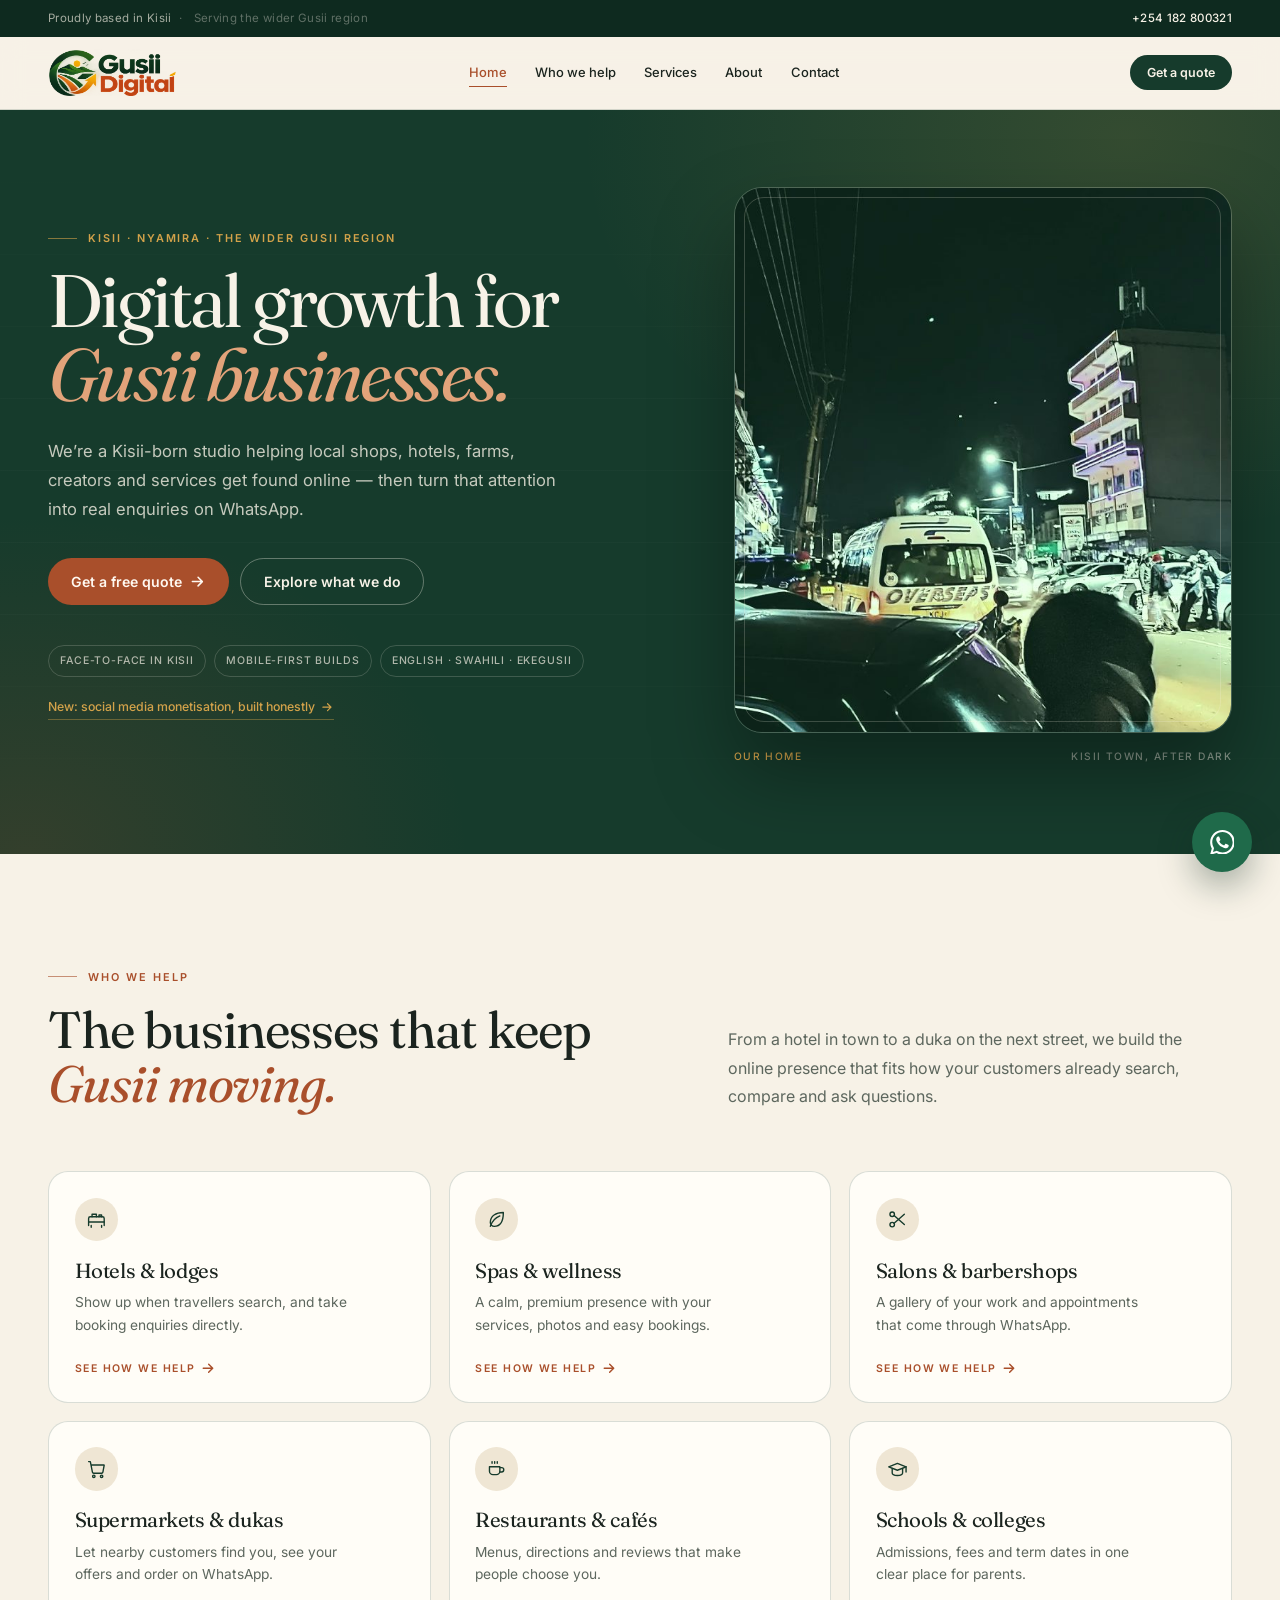
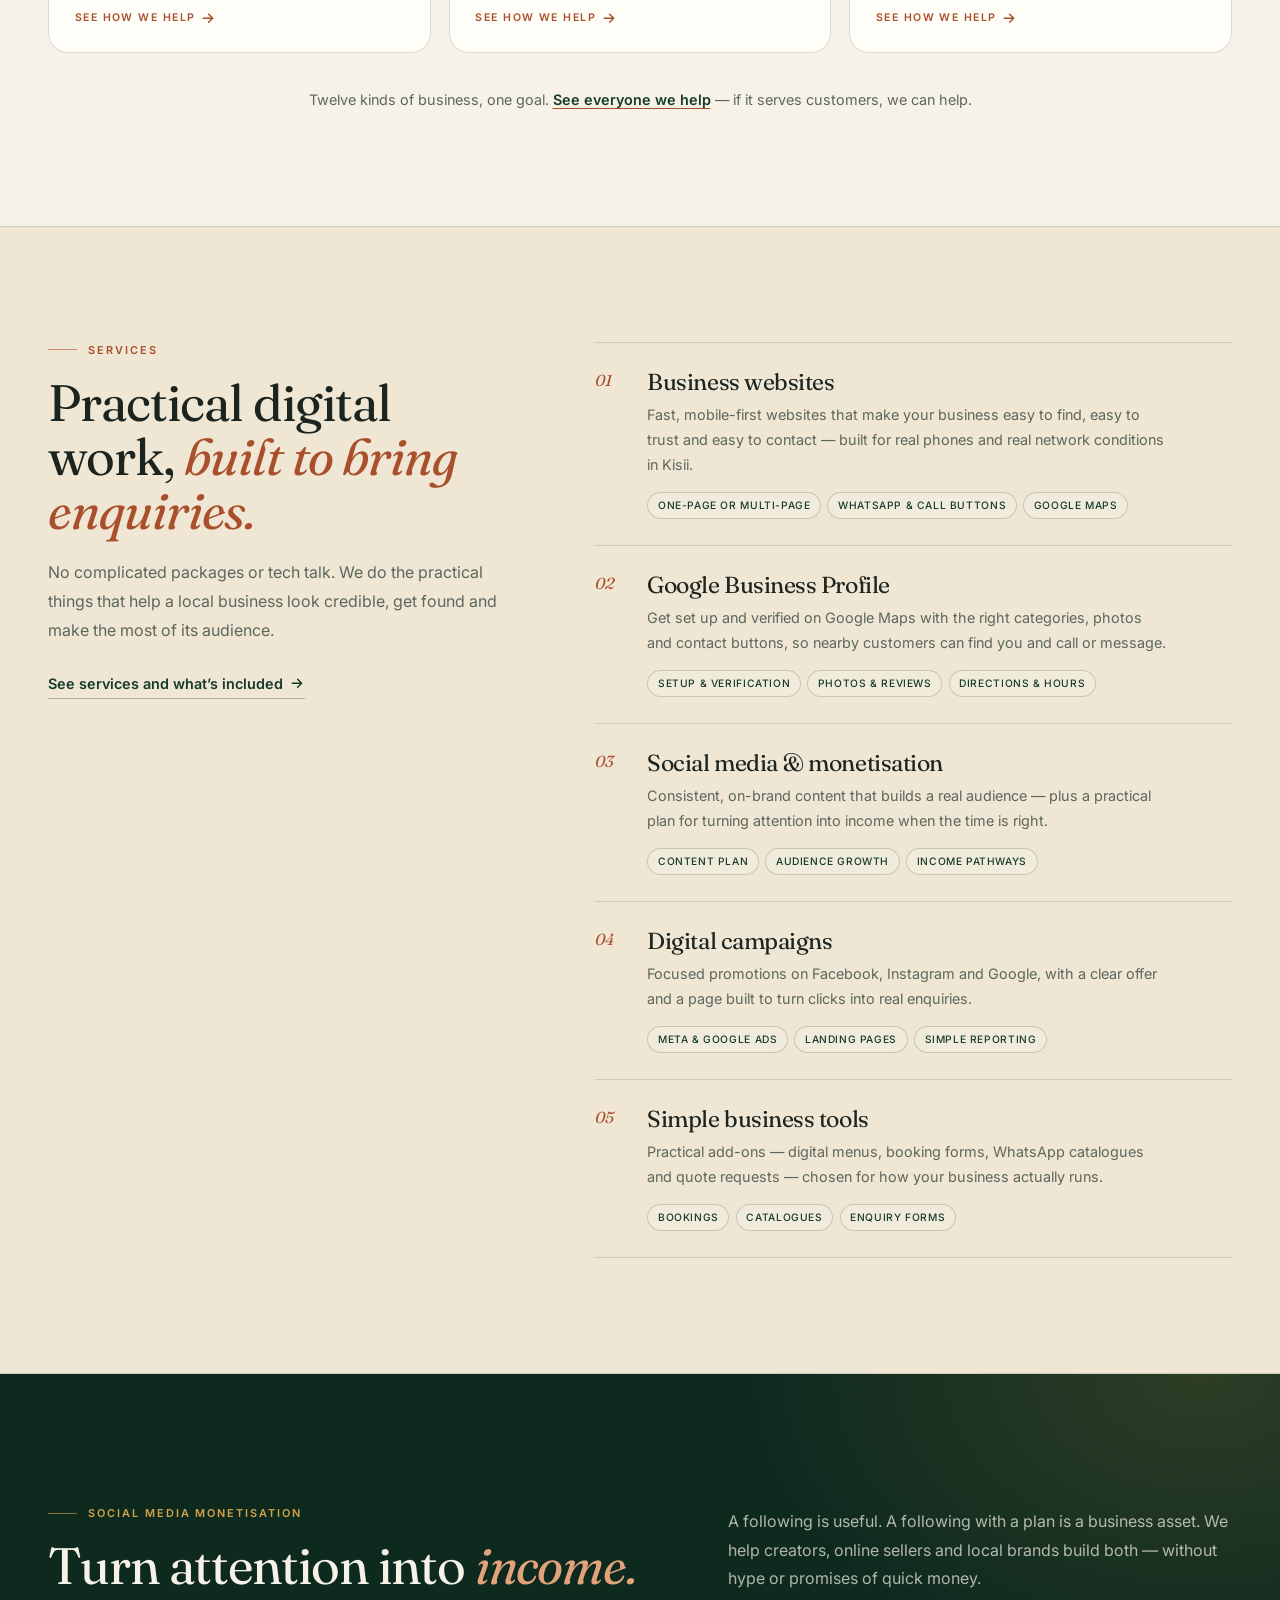
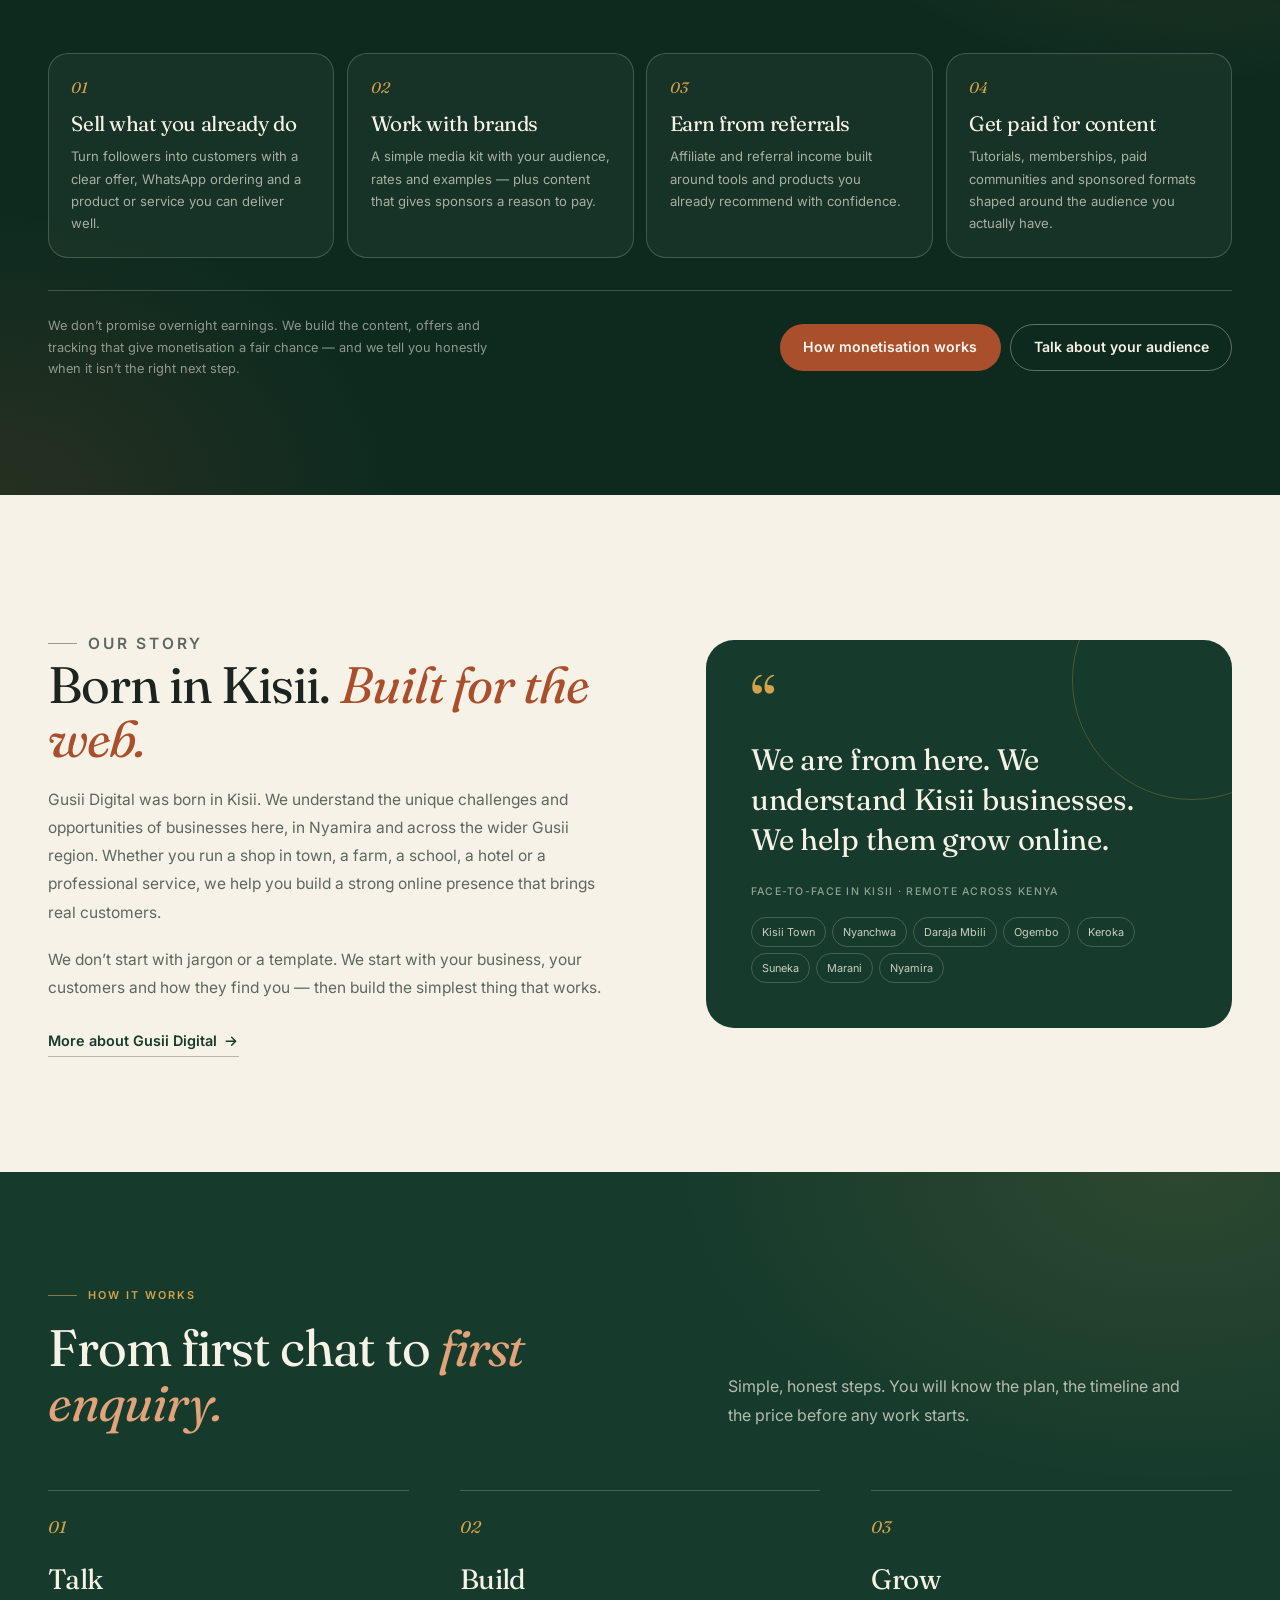
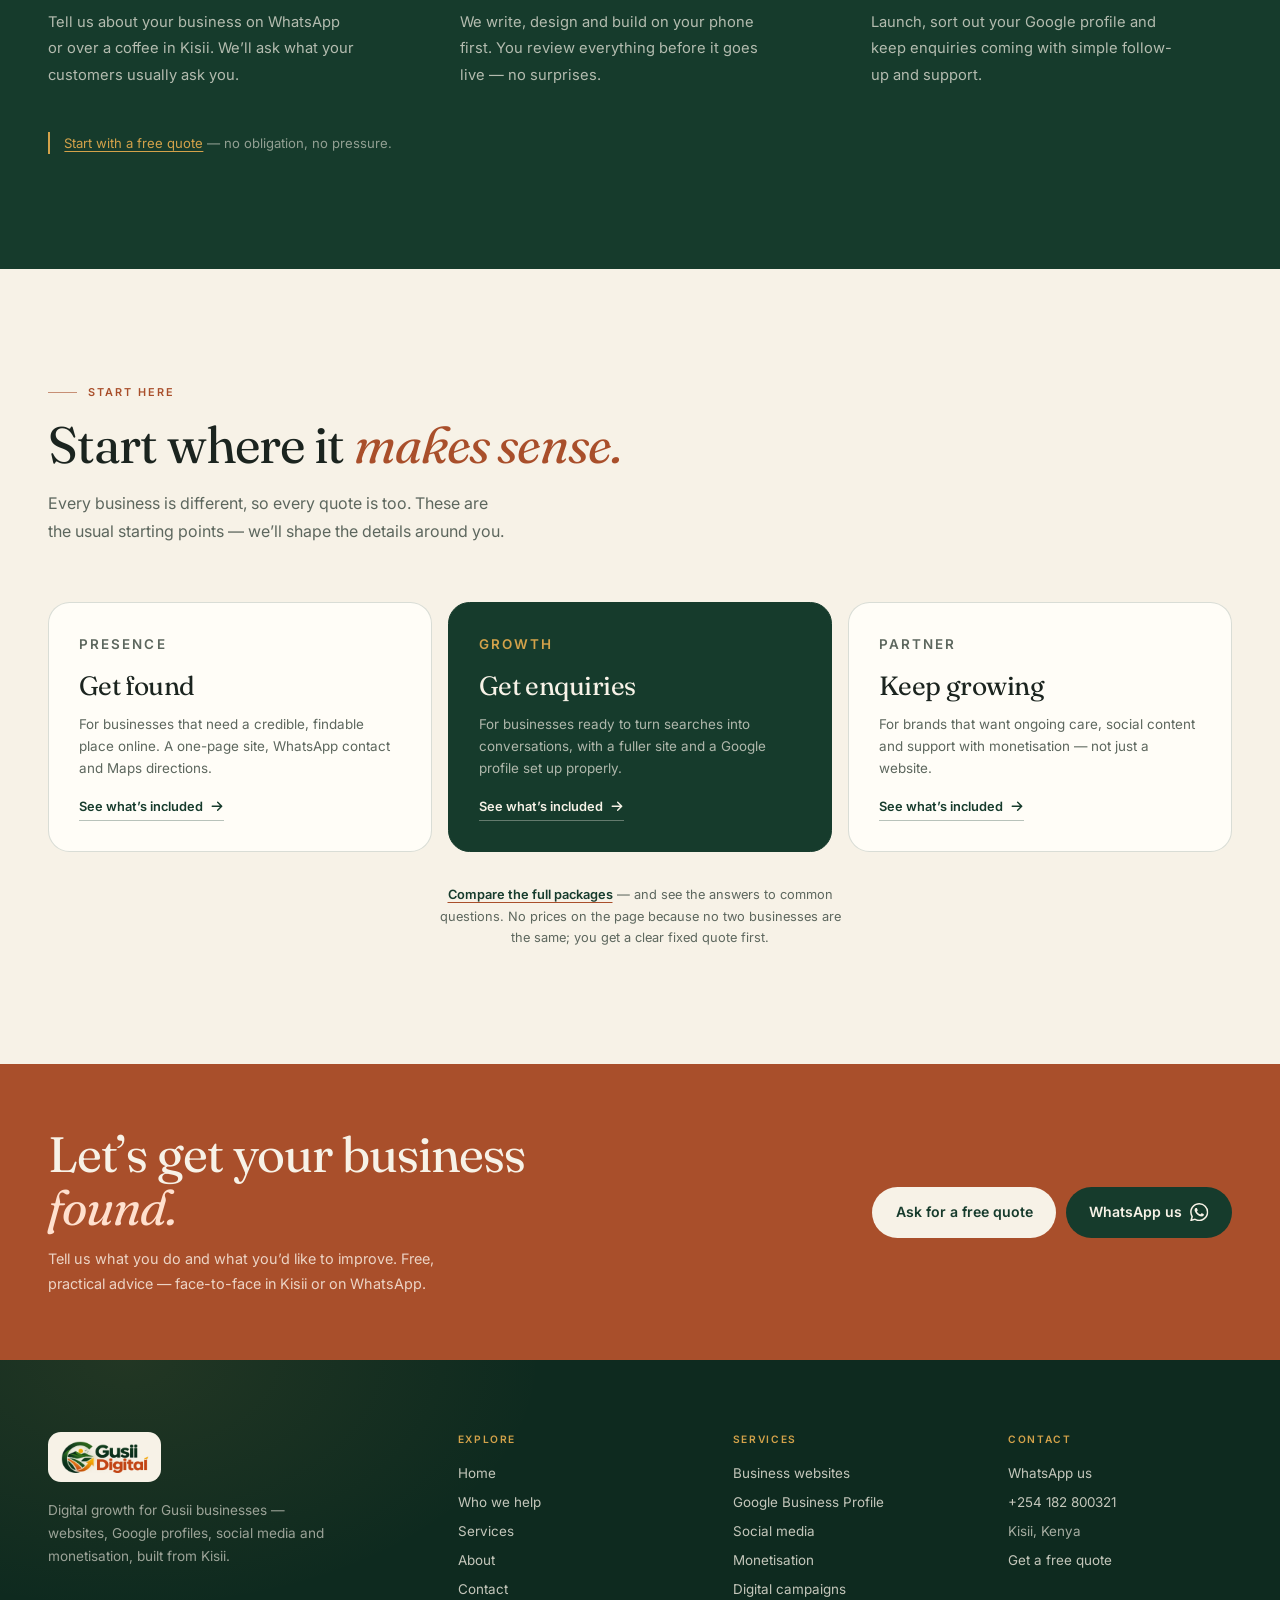
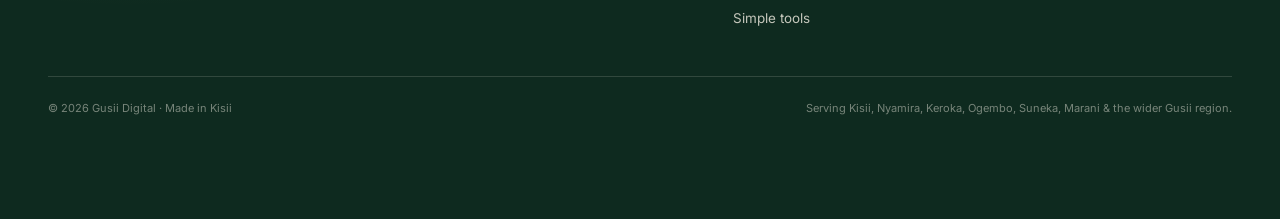
<file: index.html>
<!doctype html>
<html lang="en">
<head>
  <meta charset="utf-8">
  <meta name="viewport" content="width=device-width, initial-scale=1">
  <title>Gusii Digital — Websites &amp; Google profiles for Kisii businesses</title>
  <meta name="description" content="A Kisii-born digital studio helping hotels, shops, salons, farms, creators and services across the Gusii region get found online — websites, Google profiles, social media and monetisation.">
  <link rel="canonical" href="https://benitchris.github.io/Gusii-digital/">
  <meta name="theme-color" content="#163b2c">

  <meta property="og:type" content="website">
  <meta property="og:site_name" content="Gusii Digital">
  <meta property="og:title" content="Gusii Digital — Websites &amp; Google profiles for Kisii businesses">
  <meta property="og:description" content="A Kisii-born digital studio helping hotels, shops, salons, farms, creators and services across the Gusii region get found online — websites, Google profiles, social media and monetisation.">
  <meta property="og:url" content="https://benitchris.github.io/Gusii-digital/">
  <meta property="og:image" content="https://benitchris.github.io/Gusii-digital/assets/og-image.jpg">
  <meta property="og:image:alt" content="Gusii Digital growth logo on a warm cream background">
  <meta property="og:image:width" content="1200">
  <meta property="og:image:height" content="630">
  <meta name="twitter:card" content="summary_large_image">
  <meta name="twitter:title" content="Gusii Digital — Websites &amp; Google profiles for Kisii businesses">
  <meta name="twitter:description" content="A Kisii-born digital studio helping hotels, shops, salons, farms, creators and services across the Gusii region get found online — websites, Google profiles, social media and monetisation.">
  <meta name="twitter:image" content="https://benitchris.github.io/Gusii-digital/assets/og-image.jpg">
  <meta name="twitter:image:alt" content="Gusii Digital growth logo on a warm cream background">

  <link rel="icon" href="assets/favicon.png" sizes="64x64" type="image/png">
  <link rel="apple-touch-icon" href="assets/apple-touch-icon.png">
  <link rel="sitemap" type="application/xml" href="sitemap.xml">
  <link rel="preload" as="image" href="assets/logo.webp" type="image/webp">
  <link rel="preload" as="image" href="assets/kisii-town.jpg">
  <link rel="preconnect" href="https://fonts.googleapis.com">
  <link rel="preconnect" href="https://fonts.gstatic.com" crossorigin>
  <link href="https://fonts.googleapis.com/css2?family=Fraunces:ital,opsz,wght@0,9..144,300..700;1,9..144,300..700&amp;family=Inter:wght@400;500;600&amp;display=swap" rel="stylesheet">
  <link rel="stylesheet" href="assets/styles.css">
  <script src="assets/main.js" defer></script>
  <script type="application/ld+json">
  {
    "@context": "https://schema.org",
    "@type": "ProfessionalService",
    "name": "Gusii Digital",
    "description": "Kisii-born digital studio helping businesses, creators and organisations across the Gusii region get found online with websites, Google Business Profiles, social media, monetisation and practical digital tools.",
    "url": "https://benitchris.github.io/Gusii-digital/",
    "logo": "https://benitchris.github.io/Gusii-digital/assets/logo.webp",
    "image": "https://benitchris.github.io/Gusii-digital/assets/og-image.jpg",
    "telephone": "+254182800321",
    "address": {
      "@type": "PostalAddress",
      "addressLocality": "Kisii",
      "addressCountry": "KE"
    },
    "areaServed": ["Kisii", "Nyamira", "Gusii region, Kenya"],
    "knowsLanguage": ["English", "Swahili", "Ekegusii"]
  }
  </script>
</head>
<body>
  <a class="skip-link" href="#main">Skip to content</a>

  <svg class="sprite" aria-hidden="true" focusable="false" xmlns="http://www.w3.org/2000/svg">
    <symbol id="i-hotel" viewBox="0 0 24 24">
      <path d="M3 19v-8a2 2 0 0 1 2-2h14a2 2 0 0 1 2 2v8"/>
      <path d="M3 15h18M6 19v2M18 19v2M7 9V6h5v3M15 9V7h3v2"/>
    </symbol>
    <symbol id="i-leaf" viewBox="0 0 24 24">
      <path d="M20 4C11.5 4 5 8 5 15.5A4.5 4.5 0 0 0 9.5 20C17 20 20 13.5 20 4Z"/>
      <path d="M5 20c2-6 6-10 11-12"/>
    </symbol>
    <symbol id="i-scissors" viewBox="0 0 24 24">
      <circle cx="6" cy="6" r="2.6"/>
      <circle cx="6" cy="18" r="2.6"/>
      <path d="M8.2 7.6 20 18M20 6 8.2 16.4"/>
    </symbol>
    <symbol id="i-cart" viewBox="0 0 24 24">
      <circle cx="9" cy="20" r="1.4"/>
      <circle cx="18" cy="20" r="1.4"/>
      <path d="M3 3h2l2.4 12.2a1.5 1.5 0 0 0 1.5 1.2h9.1a1.5 1.5 0 0 0 1.5-1.2L21 7H6"/>
    </symbol>
    <symbol id="i-cup" viewBox="0 0 24 24">
      <path d="M4 9h12v5a4 4 0 0 1-4 4H8a4 4 0 0 1-4-4V9Z"/>
      <path d="M16 10h2a2.5 2.5 0 0 1 0 5h-2M7 3v2M10 3v2M13 3v2"/>
    </symbol>
    <symbol id="i-cap" viewBox="0 0 24 24">
      <path d="m2 9 10-4 10 4-10 4L2 9Z"/>
      <path d="M6 11v5.2c0 1.5 2.7 2.8 6 2.8s6-1.3 6-2.8V11M22 9v6"/>
    </symbol>
    <symbol id="i-sprout" viewBox="0 0 24 24">
      <path d="M12 21v-8"/>
      <path d="M12 13c0-4 3-7 8-7 0 4-3 7-8 7Z"/>
      <path d="M12 17c0-3-2.5-6-7-6 0 3 2.5 6 7 6Z"/>
    </symbol>
    <symbol id="i-tool" viewBox="0 0 24 24">
      <path d="M14.7 6.3a1 1 0 0 0 0 1.4l1.6 1.6a1 1 0 0 0 1.4 0l3.77-3.77a6 6 0 0 1-7.94 7.94l-6.91 6.91a2.12 2.12 0 0 1-3-3l6.91-6.91a6 6 0 0 1 7.94-7.94l-3.76 3.76z"/>
    </symbol>
    <symbol id="i-health" viewBox="0 0 24 24">
      <circle cx="12" cy="12" r="9"/>
      <path d="M12 8v8M8 12h8"/>
    </symbol>
    <symbol id="i-briefcase" viewBox="0 0 24 24">
      <rect x="3" y="7" width="18" height="13" rx="2"/>
      <path d="M8 7V5a2 2 0 0 1 2-2h4a2 2 0 0 1 2 2v2M3 12h18M10 12v2h4v-2"/>
    </symbol>
    <symbol id="i-house" viewBox="0 0 24 24">
      <path d="M3 11 12 3l9 8"/>
      <path d="M5 10v10h14V10M10 20v-6h4v6"/>
    </symbol>
    <symbol id="i-bus" viewBox="0 0 24 24">
      <rect x="4" y="4" width="16" height="13" rx="2"/>
      <path d="M4 10h16M7 17v3M17 17v3M8 13.5h.01M16 13.5h.01"/>
    </symbol>
    <symbol id="i-phone" viewBox="0 0 24 24">
      <path d="M22 16.9v3a2 2 0 0 1-2.2 2 19.8 19.8 0 0 1-8.6-3.1 19.5 19.5 0 0 1-6-6A19.8 19.8 0 0 1 2.1 4.2 2 2 0 0 1 4.1 2h3a2 2 0 0 1 2 1.7c.1 1 .4 2 .7 2.9a2 2 0 0 1-.5 2.1L8.1 9.9a16 16 0 0 0 6 6l1.2-1.2a2 2 0 0 1 2.1-.5c.9.3 1.9.6 2.9.7a2 2 0 0 1 1.7 2Z"/>
    </symbol>
    <symbol id="i-pin" viewBox="0 0 24 24">
      <path d="M21 10c0 7-9 12-9 12S3 17 3 10a9 9 0 0 1 18 0Z"/>
      <circle cx="12" cy="10" r="3"/>
    </symbol>
    <symbol id="i-clock" viewBox="0 0 24 24">
      <circle cx="12" cy="12" r="9"/>
      <path d="M12 7v5l3 2"/>
    </symbol>
    <symbol id="i-arrow" viewBox="0 0 16 16">
      <path d="M2.5 8h10M8.5 3.5 13 8l-4.5 4.5"/>
    </symbol>
    <symbol id="i-whatsapp" viewBox="0 0 24 24">
      <path d="M17.472 14.382c-.297-.149-1.758-.867-2.03-.967-.273-.099-.471-.148-.67.15-.197.297-.767.966-.94 1.164-.173.199-.347.223-.644.075-.297-.15-1.255-.463-2.39-1.475-.883-.788-1.48-1.761-1.653-2.059-.173-.297-.018-.458.13-.606.134-.133.298-.347.446-.52.149-.174.198-.298.298-.497.099-.198.05-.371-.025-.52-.075-.149-.669-1.612-.916-2.207-.242-.579-.487-.5-.669-.51-.173-.008-.371-.01-.57-.01-.198 0-.52.074-.792.372-.272.297-1.04 1.016-1.04 2.479 0 1.462 1.065 2.875 1.213 3.074.149.198 2.096 3.2 5.077 4.487.709.306 1.262.489 1.694.625.712.227 1.36.195 1.871.118.571-.085 1.758-.719 2.006-1.413.248-.694.248-1.289.173-1.413-.074-.124-.272-.198-.57-.347m-5.421 7.403h-.004a9.87 9.87 0 0 1-5.031-1.378l-.361-.214-3.741.982.998-3.648-.235-.374a9.86 9.86 0 0 1-1.51-5.26c.001-5.45 4.436-9.884 9.888-9.884 2.64 0 5.122 1.03 6.988 2.898a9.825 9.825 0 0 1 2.893 6.994c-.003 5.45-4.437 9.884-9.885 9.884m8.413-18.297A11.815 11.815 0 0 0 12.05 0C5.495 0 .16 5.335.157 11.892c0 2.096.547 4.142 1.588 5.945L.057 24l6.305-1.654a11.882 11.882 0 0 0 5.683 1.448h.005c6.554 0 11.89-5.335 11.893-11.893a11.821 11.821 0 0 0-3.48-8.413Z"/>
    </symbol>
  </svg>


  <div class="topbar">
    <div class="shell topbar-inner">
      <p>Proudly based in Kisii <span class="topbar-sep" aria-hidden="true">·</span> <span class="topbar-region">Serving the wider Gusii region</span></p>
      <a class="topbar-phone" href="tel:+254182800321">+254 182 800321</a>
    </div>
  </div>

  <header class="site-header" id="top">
    <div class="shell header-inner">
      <a class="brand" href="index.html" aria-label="Gusii Digital — home">
        <img class="brand-logo" src="assets/logo.webp" alt="Gusii Digital" width="480" height="175">
      </a>

      <nav class="nav" id="primary-nav" aria-label="Primary">
        <p class="nav-eyebrow">Menu · Gusii Digital</p>
        <ul class="nav-list">
          <li><span class="nav-index" aria-hidden="true">01</span><a href="index.html" aria-current="page">Home</a></li>
          <li><span class="nav-index" aria-hidden="true">02</span><a href="who-we-help.html">Who we help</a></li>
          <li><span class="nav-index" aria-hidden="true">03</span><a href="services.html">Services</a></li>
          <li><span class="nav-index" aria-hidden="true">04</span><a href="about.html">About</a></li>
          <li><span class="nav-index" aria-hidden="true">05</span><a href="contact.html">Contact</a></li>
        </ul>
        <div class="nav-foot">
          <p class="nav-foot-label">Start a conversation</p>
          <a class="btn btn-accent" href="https://wa.me/254182800321?text=Hi%20Gusii%20Digital%2C%20I%27d%20like%20a%20free%20quote%20for%20my%20business." target="_blank" rel="noopener">Ask for a free quote</a>
          <div class="nav-foot-meta">
            <a href="https://wa.me/254182800321?text=Hi%20Gusii%20Digital%2C%20I%27d%20like%20to%20talk%20about%20my%20business." target="_blank" rel="noopener">WhatsApp · +254 182 800321</a>
            <a href="tel:+254182800321">Call · +254 182 800321</a>
            <p>Kisii, Kenya · serving the wider Gusii region</p>
          </div>
        </div>
      </nav>

      <div class="header-actions">
        <a class="btn btn-solid btn-small header-cta" href="https://wa.me/254182800321?text=Hi%20Gusii%20Digital%2C%20I%27d%20like%20a%20free%20quote%20for%20my%20business." target="_blank" rel="noopener">Get a quote</a>
        <button class="nav-toggle" type="button" aria-expanded="false" aria-controls="primary-nav" aria-label="Open menu">
          <span class="nav-toggle-bars" aria-hidden="true"><i></i><i></i></span>
        </button>
      </div>
    </div>
  </header>

  
  <main id="main">
    <section class="hero">
      <div class="shell hero-grid">
        <div class="hero-copy">
          <p class="eyebrow eyebrow-light"><span class="eyebrow-line"></span>Kisii · Nyamira · the wider Gusii region</p>
          <h1>Digital growth for <em>Gusii businesses.</em></h1>
          <p class="hero-lede">We’re a Kisii-born studio helping local shops, hotels, farms, creators and services get found online — then turn that attention into real enquiries on WhatsApp.</p>
          <div class="hero-actions">
            <a class="btn btn-accent" href="https://wa.me/254182800321?text=Hi%20Gusii%20Digital%2C%20I%27d%20like%20a%20free%20quote%20for%20my%20business." target="_blank" rel="noopener">Get a free quote <svg class="arrow-icon" aria-hidden="true"><use href="#i-arrow"></use></svg></a>
            <a class="btn btn-ghost" href="services.html">Explore what we do</a>
          </div>
          <ul class="hero-trust">
            <li>Face-to-face in Kisii</li>
            <li>Mobile-first builds</li>
            <li>English · Swahili · Ekegusii</li>
          </ul>
          <a class="hero-note" href="services.html#monetisation">New: social media monetisation, built honestly <svg class="arrow-icon" aria-hidden="true"><use href="#i-arrow"></use></svg></a>
        </div>

        <figure class="hero-visual">
          <div class="hero-image-wrap">
            <img src="assets/kisii-town.jpg" alt="Kisii town centre at night — matatus, boda bodas and neon-lit streets, graded in the brand's deep green" width="1360" height="766" fetchpriority="high">
          </div>
          <figcaption><span>Our home</span> Kisii town, after dark</figcaption>
        </figure>
      </div>
    </section>

    <section class="section businesses" id="who">
      <div class="shell">
        <div class="section-head">
          <div data-reveal>
            <p class="eyebrow"><span class="eyebrow-line"></span>Who we help</p>
            <h2>The businesses that keep <em>Gusii moving.</em></h2>
          </div>
          <p class="section-intro" data-reveal>From a hotel in town to a duka on the next street, we build the online presence that fits how your customers already search, compare and ask questions.</p>
        </div>

        <div class="biz-grid">
          <a class="biz-card" href="who-we-help.html#hospitality" data-reveal>
            <span class="biz-icon"><svg aria-hidden="true"><use href="#i-hotel"></use></svg></span>
            <h3>Hotels &amp; lodges</h3>
            <p>Show up when travellers search, and take booking enquiries directly.</p>
            <span class="card-cta">See how we help <svg class="arrow-icon" aria-hidden="true"><use href="#i-arrow"></use></svg></span>
          </a>

          <a class="biz-card" href="who-we-help.html#hospitality" data-reveal>
            <span class="biz-icon"><svg aria-hidden="true"><use href="#i-leaf"></use></svg></span>
            <h3>Spas &amp; wellness</h3>
            <p>A calm, premium presence with your services, photos and easy bookings.</p>
            <span class="card-cta">See how we help <svg class="arrow-icon" aria-hidden="true"><use href="#i-arrow"></use></svg></span>
          </a>

          <a class="biz-card" href="who-we-help.html#shops" data-reveal>
            <span class="biz-icon"><svg aria-hidden="true"><use href="#i-scissors"></use></svg></span>
            <h3>Salons &amp; barbershops</h3>
            <p>A gallery of your work and appointments that come through WhatsApp.</p>
            <span class="card-cta">See how we help <svg class="arrow-icon" aria-hidden="true"><use href="#i-arrow"></use></svg></span>
          </a>

          <a class="biz-card" href="who-we-help.html#shops" data-reveal>
            <span class="biz-icon"><svg aria-hidden="true"><use href="#i-cart"></use></svg></span>
            <h3>Supermarkets &amp; dukas</h3>
            <p>Let nearby customers find you, see your offers and order on WhatsApp.</p>
            <span class="card-cta">See how we help <svg class="arrow-icon" aria-hidden="true"><use href="#i-arrow"></use></svg></span>
          </a>

          <a class="biz-card" href="who-we-help.html#hospitality" data-reveal>
            <span class="biz-icon"><svg aria-hidden="true"><use href="#i-cup"></use></svg></span>
            <h3>Restaurants &amp; cafés</h3>
            <p>Menus, directions and reviews that make people choose you.</p>
            <span class="card-cta">See how we help <svg class="arrow-icon" aria-hidden="true"><use href="#i-arrow"></use></svg></span>
          </a>

          <a class="biz-card" href="who-we-help.html#learning" data-reveal>
            <span class="biz-icon"><svg aria-hidden="true"><use href="#i-cap"></use></svg></span>
            <h3>Schools &amp; colleges</h3>
            <p>Admissions, fees and term dates in one clear place for parents.</p>
            <span class="card-cta">See how we help <svg class="arrow-icon" aria-hidden="true"><use href="#i-arrow"></use></svg></span>
          </a>
        </div>

        <p class="biz-note" data-reveal>Twelve kinds of business, one goal. <a href="who-we-help.html">See everyone we help</a> — if it serves customers, we can help.</p>
      </div>
    </section>

    <section class="section services" id="services">
      <div class="shell services-grid">
        <div class="services-intro" data-reveal>
          <p class="eyebrow"><span class="eyebrow-line"></span>Services</p>
          <h2>Practical digital work, <em>built to bring enquiries.</em></h2>
          <p class="section-intro">No complicated packages or tech talk. We do the practical things that help a local business look credible, get found and make the most of its audience.</p>
          <a class="text-link" href="services.html">See services and what’s included <svg class="arrow-icon" aria-hidden="true"><use href="#i-arrow"></use></svg></a>
        </div>

        <ol class="service-list">
          <li data-reveal>
            <span class="service-num">01</span>
            <div>
              <h3><a href="services.html#websites">Business websites</a></h3>
              <p>Fast, mobile-first websites that make your business easy to find, easy to trust and easy to contact — built for real phones and real network conditions in Kisii.</p>
              <ul class="tags"><li>One-page or multi-page</li><li>WhatsApp &amp; call buttons</li><li>Google Maps</li></ul>
            </div>
          </li>
          <li data-reveal>
            <span class="service-num">02</span>
            <div>
              <h3><a href="services.html#google-profile">Google Business Profile</a></h3>
              <p>Get set up and verified on Google Maps with the right categories, photos and contact buttons, so nearby customers can find you and call or message.</p>
              <ul class="tags"><li>Setup &amp; verification</li><li>Photos &amp; reviews</li><li>Directions &amp; hours</li></ul>
            </div>
          </li>
          <li data-reveal>
            <span class="service-num">03</span>
            <div>
              <h3><a href="services.html#social">Social media &amp; monetisation</a></h3>
              <p>Consistent, on-brand content that builds a real audience — plus a practical plan for turning attention into income when the time is right.</p>
              <ul class="tags"><li>Content plan</li><li>Audience growth</li><li>Income pathways</li></ul>
            </div>
          </li>
          <li data-reveal>
            <span class="service-num">04</span>
            <div>
              <h3><a href="services.html#campaigns">Digital campaigns</a></h3>
              <p>Focused promotions on Facebook, Instagram and Google, with a clear offer and a page built to turn clicks into real enquiries.</p>
              <ul class="tags"><li>Meta &amp; Google ads</li><li>Landing pages</li><li>Simple reporting</li></ul>
            </div>
          </li>
          <li data-reveal>
            <span class="service-num">05</span>
            <div>
              <h3><a href="services.html#tools">Simple business tools</a></h3>
              <p>Practical add-ons — digital menus, booking forms, WhatsApp catalogues and quote requests — chosen for how your business actually runs.</p>
              <ul class="tags"><li>Bookings</li><li>Catalogues</li><li>Enquiry forms</li></ul>
            </div>
          </li>
        </ol>
      </div>
    </section>

    <section class="monetisation" id="monetisation">
      <div class="shell">
        <div class="section-head">
          <div data-reveal>
            <p class="eyebrow"><span class="eyebrow-line"></span>Social media monetisation</p>
            <h2>Turn attention into <em>income.</em></h2>
          </div>
          <p class="section-intro intro-light" data-reveal>A following is useful. A following with a plan is a business asset. We help creators, online sellers and local brands build both — without hype or promises of quick money.</p>
        </div>

        <div class="money-grid">
          <article class="money-card" data-reveal>
            <span class="money-num">01</span>
            <h3>Sell what you already do</h3>
            <p>Turn followers into customers with a clear offer, WhatsApp ordering and a product or service you can deliver well.</p>
          </article>
          <article class="money-card" data-reveal>
            <span class="money-num">02</span>
            <h3>Work with brands</h3>
            <p>A simple media kit with your audience, rates and examples — plus content that gives sponsors a reason to pay.</p>
          </article>
          <article class="money-card" data-reveal>
            <span class="money-num">03</span>
            <h3>Earn from referrals</h3>
            <p>Affiliate and referral income built around tools and products you already recommend with confidence.</p>
          </article>
          <article class="money-card" data-reveal>
            <span class="money-num">04</span>
            <h3>Get paid for content</h3>
            <p>Tutorials, memberships, paid communities and sponsored formats shaped around the audience you actually have.</p>
          </article>
        </div>

        <div class="monetisation-foot" data-reveal>
          <p>We don’t promise overnight earnings. We build the content, offers and tracking that give monetisation a fair chance — and we tell you honestly when it isn’t the right next step.</p>
          <div class="monetisation-actions">
            <a class="btn btn-accent" href="services.html#monetisation">How monetisation works</a>
            <a class="btn btn-ghost" href="https://wa.me/254182800321?text=Hi%20Gusii%20Digital%2C%20I%27d%20like%20to%20talk%20about%20social%20media%20monetisation." target="_blank" rel="noopener">Talk about your audience</a>
          </div>
        </div>
      </div>
    </section>

    <section class="section about" id="about">
      <div class="shell about-grid">
        <div data-reveal>
          <p class="eyebrow"><span class="eyebrow-line"></span>Our story</p>
          <h2>Born in Kisii. <em>Built for the web.</em></h2>
          <p>Gusii Digital was born in Kisii. We understand the unique challenges and opportunities of businesses here, in Nyamira and across the wider Gusii region. Whether you run a shop in town, a farm, a school, a hotel or a professional service, we help you build a strong online presence that brings real customers.</p>
          <p>We don’t start with jargon or a template. We start with your business, your customers and how they find you — then build the simplest thing that works.</p>
          <a class="text-link" href="about.html">More about Gusii Digital <svg class="arrow-icon" aria-hidden="true"><use href="#i-arrow"></use></svg></a>
        </div>

        <aside class="quote-card" data-reveal>
          <span class="quote-mark" aria-hidden="true">“</span>
          <blockquote>We are from here. We understand Kisii businesses. We help them grow online.</blockquote>
          <p class="quote-note">Face-to-face in Kisii · remote across Kenya</p>
          <ul class="area-tags" aria-label="Areas we serve">
            <li>Kisii Town</li><li>Nyanchwa</li><li>Daraja Mbili</li><li>Ogembo</li><li>Keroka</li><li>Suneka</li><li>Marani</li><li>Nyamira</li>
          </ul>
        </aside>
      </div>
    </section>

    <section class="section process" id="process">
      <div class="shell">
        <div class="section-head">
          <div data-reveal>
            <p class="eyebrow eyebrow-light"><span class="eyebrow-line"></span>How it works</p>
            <h2>From first chat to <em>first enquiry.</em></h2>
          </div>
          <p class="section-intro intro-light" data-reveal>Simple, honest steps. You will know the plan, the timeline and the price before any work starts.</p>
        </div>

        <ol class="process-grid">
          <li data-reveal>
            <span class="process-num">01</span>
            <h3>Talk</h3>
            <p>Tell us about your business on WhatsApp or over a coffee in Kisii. We’ll ask what your customers usually ask you.</p>
          </li>
          <li data-reveal>
            <span class="process-num">02</span>
            <h3>Build</h3>
            <p>We write, design and build on your phone first. You review everything before it goes live — no surprises.</p>
          </li>
          <li data-reveal>
            <span class="process-num">03</span>
            <h3>Grow</h3>
            <p>Launch, sort out your Google profile and keep enquiries coming with simple follow-up and support.</p>
          </li>
        </ol>

        <p class="process-note" data-reveal><a href="contact.html">Start with a free quote</a> — no obligation, no pressure.</p>
      </div>
    </section>

    <section class="section packages" id="packages">
      <div class="shell">
        <div class="packages-head" data-reveal>
          <p class="eyebrow"><span class="eyebrow-line"></span>Start here</p>
          <h2>Start where it <em>makes sense.</em></h2>
          <p class="section-intro">Every business is different, so every quote is too. These are the usual starting points — we’ll shape the details around you.</p>
        </div>

        <div class="package-preview-grid">
          <article class="package-preview" data-reveal>
            <p class="package-kicker">Presence</p>
            <h3>Get found</h3>
            <p>For businesses that need a credible, findable place online. A one-page site, WhatsApp contact and Maps directions.</p>
            <a class="text-link" href="services.html#packages">See what’s included <svg class="arrow-icon" aria-hidden="true"><use href="#i-arrow"></use></svg></a>
          </article>

          <article class="package-preview is-featured" data-reveal>
            <p class="package-kicker">Growth</p>
            <h3>Get enquiries</h3>
            <p>For businesses ready to turn searches into conversations, with a fuller site and a Google profile set up properly.</p>
            <a class="text-link" href="services.html#packages">See what’s included <svg class="arrow-icon" aria-hidden="true"><use href="#i-arrow"></use></svg></a>
          </article>

          <article class="package-preview" data-reveal>
            <p class="package-kicker">Partner</p>
            <h3>Keep growing</h3>
            <p>For brands that want ongoing care, social content and support with monetisation — not just a website.</p>
            <a class="text-link" href="services.html#packages">See what’s included <svg class="arrow-icon" aria-hidden="true"><use href="#i-arrow"></use></svg></a>
          </article>
        </div>

        <p class="packages-note" data-reveal><a class="inline-link" href="services.html#packages">Compare the full packages</a> — and see the answers to common questions. No prices on the page because no two businesses are the same; you get a clear fixed quote first.</p>
      </div>
    </section>

    <section class="cta-band">
      <div class="shell">
        <div>
          <h2>Let’s get your business <em>found.</em></h2>
          <p>Tell us what you do and what you’d like to improve. Free, practical advice — face-to-face in Kisii or on WhatsApp.</p>
        </div>
        <div class="cta-band-actions">
          <a class="btn btn-light" href="contact.html">Ask for a free quote</a>
          <a class="btn btn-solid" href="https://wa.me/254182800321?text=Hi%20Gusii%20Digital%2C%20I%27d%20like%20to%20talk%20about%20my%20business." target="_blank" rel="noopener">WhatsApp us <svg class="wa-icon" aria-hidden="true"><use href="#i-whatsapp"></use></svg></a>
        </div>
      </div>
    </section>
  </main>


  <footer class="site-footer">
    <div class="shell footer-grid">
      <div class="footer-brand">
        <a class="footer-logo" href="index.html" aria-label="Gusii Digital — home">
          <img src="assets/logo.webp" alt="Gusii Digital" width="480" height="175">
        </a>
        <p>Digital growth for Gusii businesses — websites, Google profiles, social media and monetisation, built from Kisii.</p>
      </div>

      <nav class="footer-col" aria-label="Explore">
        <h3>Explore</h3>
        <ul>
          <li><a href="index.html">Home</a></li>
          <li><a href="who-we-help.html">Who we help</a></li>
          <li><a href="services.html">Services</a></li>
          <li><a href="about.html">About</a></li>
          <li><a href="contact.html">Contact</a></li>
        </ul>
      </nav>

      <div class="footer-col">
        <h3>Services</h3>
        <ul>
          <li><a href="services.html#websites">Business websites</a></li>
          <li><a href="services.html#google-profile">Google Business Profile</a></li>
          <li><a href="services.html#social">Social media</a></li>
          <li><a href="services.html#monetisation">Monetisation</a></li>
          <li><a href="services.html#campaigns">Digital campaigns</a></li>
          <li><a href="services.html#tools">Simple tools</a></li>
        </ul>
      </div>

      <div class="footer-col">
        <h3>Contact</h3>
        <ul>
          <li><a href="https://wa.me/254182800321?text=Hi%20Gusii%20Digital%2C%20I%27d%20like%20to%20talk%20about%20my%20business." target="_blank" rel="noopener">WhatsApp us</a></li>
          <li><a href="tel:+254182800321">+254 182 800321</a></li>
          <li>Kisii, Kenya</li>
          <li><a href="contact.html">Get a free quote</a></li>
        </ul>
      </div>
    </div>

    <div class="shell footer-bottom">
      <p>© <span id="year">2026</span> Gusii Digital · Made in Kisii</p>
      <p>Serving Kisii, Nyamira, Keroka, Ogembo, Suneka, Marani &amp; the wider Gusii region.</p>
    </div>
  </footer>

  <a class="wa-fab" href="https://wa.me/254182800321?text=Hi%20Gusii%20Digital%2C%20I%27d%20like%20to%20talk%20about%20my%20business." target="_blank" rel="noopener" aria-label="Chat with Gusii Digital on WhatsApp" title="Chat on WhatsApp">
    <svg class="wa-icon" aria-hidden="true"><use href="#i-whatsapp"></use></svg>
    <span>WhatsApp us</span>
  </a>

</body>
</html>
</file>
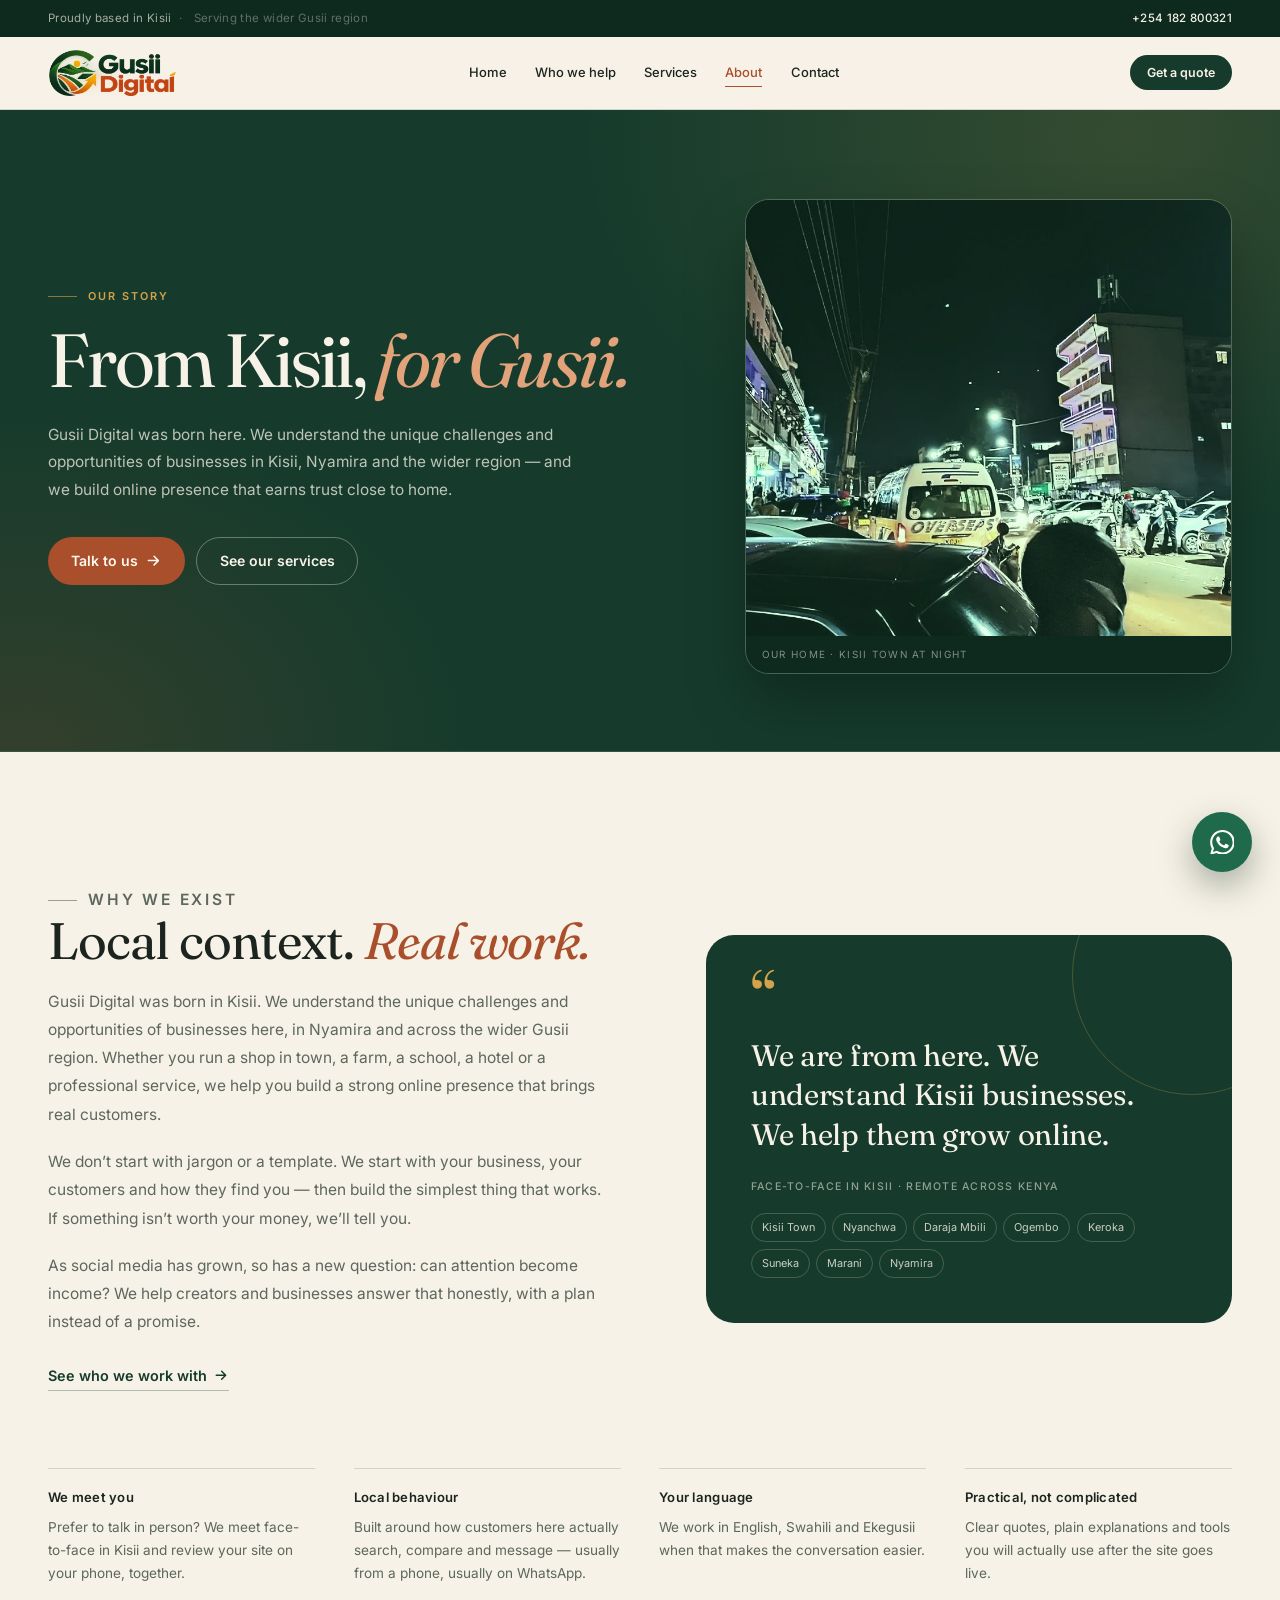
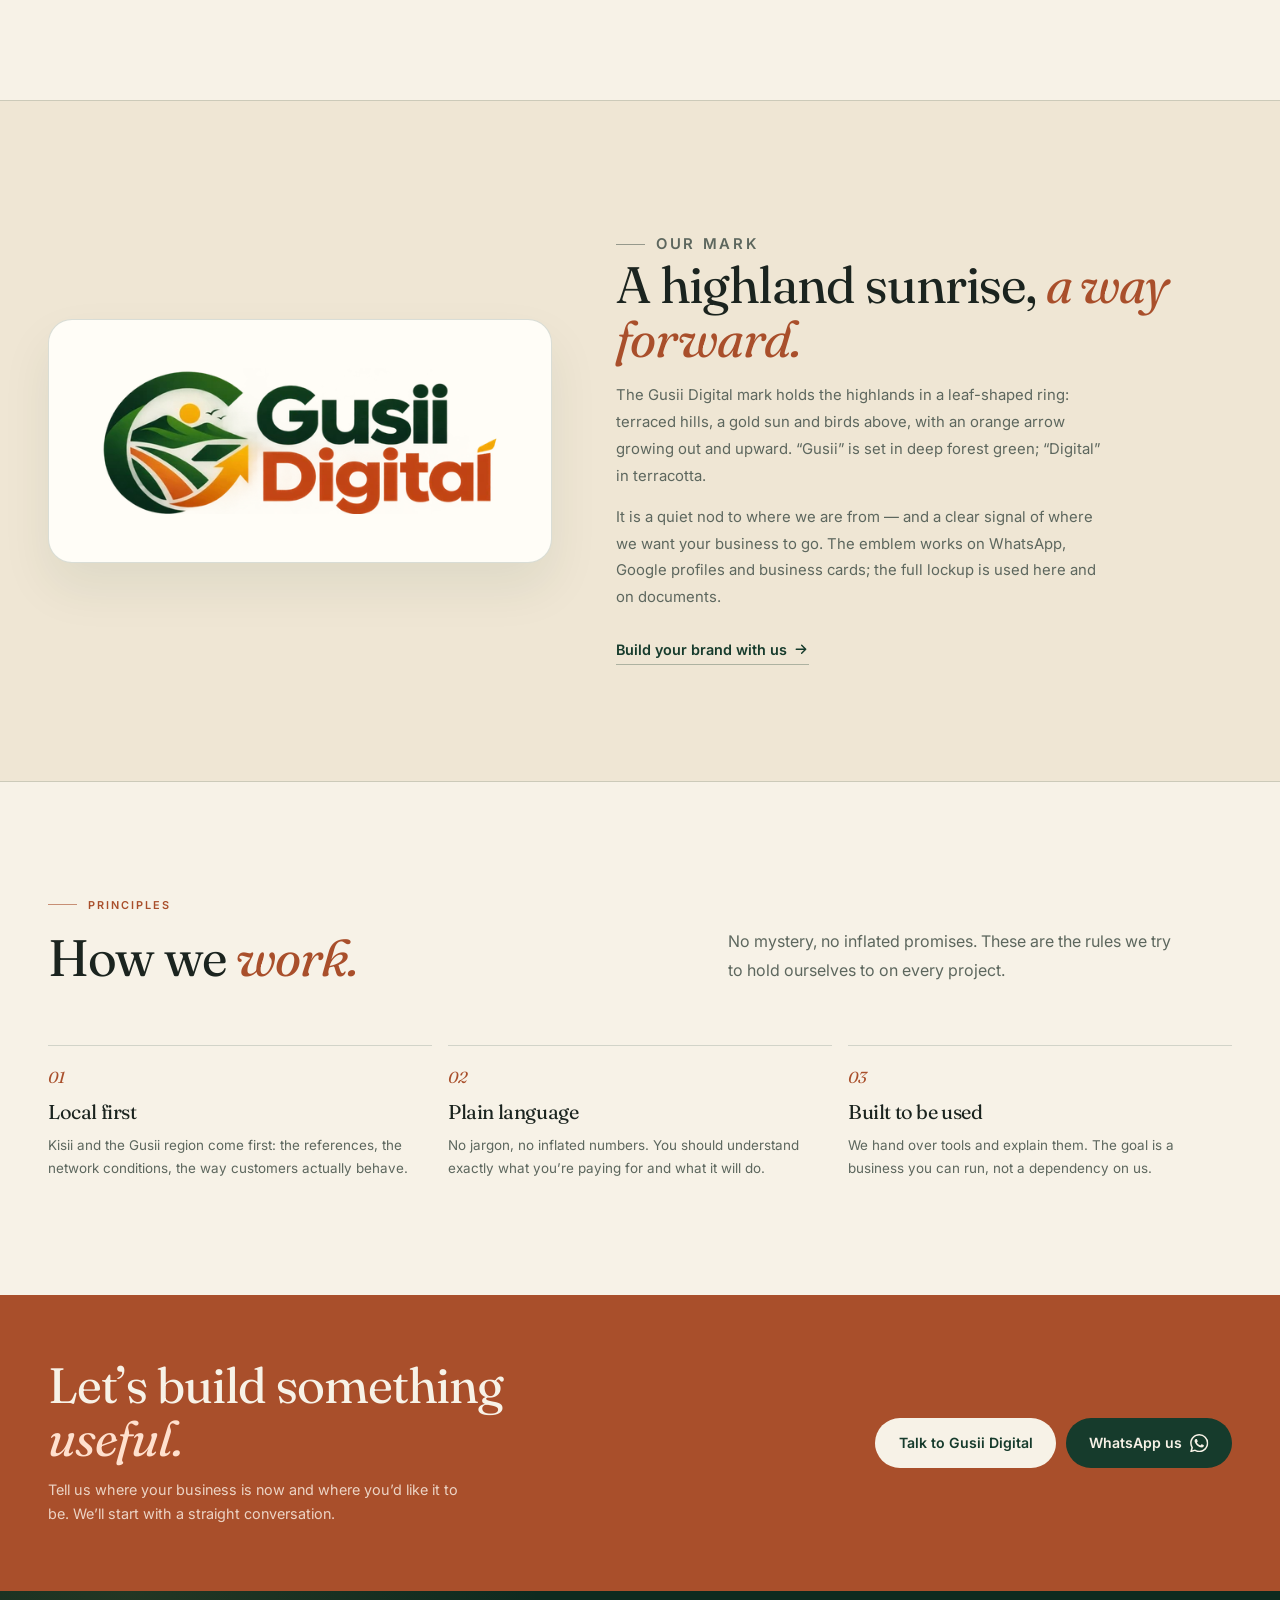
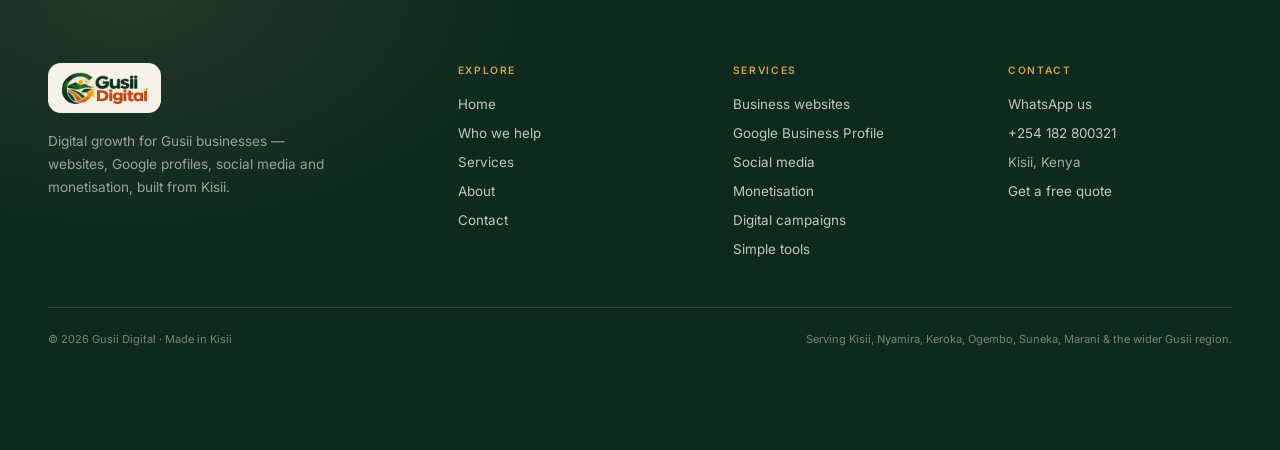
<file: about.html>
<!doctype html>
<html lang="en">
<head>
  <meta charset="utf-8">
  <meta name="viewport" content="width=device-width, initial-scale=1">
  <title>About Gusii Digital — born in Kisii, built for the web</title>
  <meta name="description" content="Gusii Digital is a Kisii-born studio helping local businesses get found online. Our story, how we work and the meaning behind our highland logo.">
  <link rel="canonical" href="https://benitchris.github.io/Gusii-digital/about.html">
  <meta name="theme-color" content="#163b2c">

  <meta property="og:type" content="website">
  <meta property="og:site_name" content="Gusii Digital">
  <meta property="og:title" content="About Gusii Digital — born in Kisii, built for the web">
  <meta property="og:description" content="Gusii Digital is a Kisii-born studio helping local businesses get found online. Our story, how we work and the meaning behind our highland logo.">
  <meta property="og:url" content="https://benitchris.github.io/Gusii-digital/about.html">
  <meta property="og:image" content="https://benitchris.github.io/Gusii-digital/assets/og-image.jpg">
  <meta property="og:image:alt" content="Gusii Digital growth logo on a warm cream background">
  <meta property="og:image:width" content="1200">
  <meta property="og:image:height" content="630">
  <meta name="twitter:card" content="summary_large_image">
  <meta name="twitter:title" content="About Gusii Digital — born in Kisii, built for the web">
  <meta name="twitter:description" content="Gusii Digital is a Kisii-born studio helping local businesses get found online. Our story, how we work and the meaning behind our highland logo.">
  <meta name="twitter:image" content="https://benitchris.github.io/Gusii-digital/assets/og-image.jpg">
  <meta name="twitter:image:alt" content="Gusii Digital growth logo on a warm cream background">

  <link rel="icon" href="assets/favicon.png" sizes="64x64" type="image/png">
  <link rel="apple-touch-icon" href="assets/apple-touch-icon.png">
  <link rel="sitemap" type="application/xml" href="sitemap.xml">
  <link rel="preload" as="image" href="assets/logo.webp" type="image/webp">
  <link rel="preload" as="image" href="assets/kisii-town.jpg">
  <link rel="preconnect" href="https://fonts.googleapis.com">
  <link rel="preconnect" href="https://fonts.gstatic.com" crossorigin>
  <link href="https://fonts.googleapis.com/css2?family=Fraunces:ital,opsz,wght@0,9..144,300..700;1,9..144,300..700&amp;family=Inter:wght@400;500;600&amp;display=swap" rel="stylesheet">
  <link rel="stylesheet" href="assets/styles.css">
  <script src="assets/main.js" defer></script>

</head>
<body>
  <a class="skip-link" href="#main">Skip to content</a>

  <svg class="sprite" aria-hidden="true" focusable="false" xmlns="http://www.w3.org/2000/svg">
    <symbol id="i-hotel" viewBox="0 0 24 24">
      <path d="M3 19v-8a2 2 0 0 1 2-2h14a2 2 0 0 1 2 2v8"/>
      <path d="M3 15h18M6 19v2M18 19v2M7 9V6h5v3M15 9V7h3v2"/>
    </symbol>
    <symbol id="i-leaf" viewBox="0 0 24 24">
      <path d="M20 4C11.5 4 5 8 5 15.5A4.5 4.5 0 0 0 9.5 20C17 20 20 13.5 20 4Z"/>
      <path d="M5 20c2-6 6-10 11-12"/>
    </symbol>
    <symbol id="i-scissors" viewBox="0 0 24 24">
      <circle cx="6" cy="6" r="2.6"/>
      <circle cx="6" cy="18" r="2.6"/>
      <path d="M8.2 7.6 20 18M20 6 8.2 16.4"/>
    </symbol>
    <symbol id="i-cart" viewBox="0 0 24 24">
      <circle cx="9" cy="20" r="1.4"/>
      <circle cx="18" cy="20" r="1.4"/>
      <path d="M3 3h2l2.4 12.2a1.5 1.5 0 0 0 1.5 1.2h9.1a1.5 1.5 0 0 0 1.5-1.2L21 7H6"/>
    </symbol>
    <symbol id="i-cup" viewBox="0 0 24 24">
      <path d="M4 9h12v5a4 4 0 0 1-4 4H8a4 4 0 0 1-4-4V9Z"/>
      <path d="M16 10h2a2.5 2.5 0 0 1 0 5h-2M7 3v2M10 3v2M13 3v2"/>
    </symbol>
    <symbol id="i-cap" viewBox="0 0 24 24">
      <path d="m2 9 10-4 10 4-10 4L2 9Z"/>
      <path d="M6 11v5.2c0 1.5 2.7 2.8 6 2.8s6-1.3 6-2.8V11M22 9v6"/>
    </symbol>
    <symbol id="i-sprout" viewBox="0 0 24 24">
      <path d="M12 21v-8"/>
      <path d="M12 13c0-4 3-7 8-7 0 4-3 7-8 7Z"/>
      <path d="M12 17c0-3-2.5-6-7-6 0 3 2.5 6 7 6Z"/>
    </symbol>
    <symbol id="i-tool" viewBox="0 0 24 24">
      <path d="M14.7 6.3a1 1 0 0 0 0 1.4l1.6 1.6a1 1 0 0 0 1.4 0l3.77-3.77a6 6 0 0 1-7.94 7.94l-6.91 6.91a2.12 2.12 0 0 1-3-3l6.91-6.91a6 6 0 0 1 7.94-7.94l-3.76 3.76z"/>
    </symbol>
    <symbol id="i-health" viewBox="0 0 24 24">
      <circle cx="12" cy="12" r="9"/>
      <path d="M12 8v8M8 12h8"/>
    </symbol>
    <symbol id="i-briefcase" viewBox="0 0 24 24">
      <rect x="3" y="7" width="18" height="13" rx="2"/>
      <path d="M8 7V5a2 2 0 0 1 2-2h4a2 2 0 0 1 2 2v2M3 12h18M10 12v2h4v-2"/>
    </symbol>
    <symbol id="i-house" viewBox="0 0 24 24">
      <path d="M3 11 12 3l9 8"/>
      <path d="M5 10v10h14V10M10 20v-6h4v6"/>
    </symbol>
    <symbol id="i-bus" viewBox="0 0 24 24">
      <rect x="4" y="4" width="16" height="13" rx="2"/>
      <path d="M4 10h16M7 17v3M17 17v3M8 13.5h.01M16 13.5h.01"/>
    </symbol>
    <symbol id="i-phone" viewBox="0 0 24 24">
      <path d="M22 16.9v3a2 2 0 0 1-2.2 2 19.8 19.8 0 0 1-8.6-3.1 19.5 19.5 0 0 1-6-6A19.8 19.8 0 0 1 2.1 4.2 2 2 0 0 1 4.1 2h3a2 2 0 0 1 2 1.7c.1 1 .4 2 .7 2.9a2 2 0 0 1-.5 2.1L8.1 9.9a16 16 0 0 0 6 6l1.2-1.2a2 2 0 0 1 2.1-.5c.9.3 1.9.6 2.9.7a2 2 0 0 1 1.7 2Z"/>
    </symbol>
    <symbol id="i-pin" viewBox="0 0 24 24">
      <path d="M21 10c0 7-9 12-9 12S3 17 3 10a9 9 0 0 1 18 0Z"/>
      <circle cx="12" cy="10" r="3"/>
    </symbol>
    <symbol id="i-clock" viewBox="0 0 24 24">
      <circle cx="12" cy="12" r="9"/>
      <path d="M12 7v5l3 2"/>
    </symbol>
    <symbol id="i-arrow" viewBox="0 0 16 16">
      <path d="M2.5 8h10M8.5 3.5 13 8l-4.5 4.5"/>
    </symbol>
    <symbol id="i-whatsapp" viewBox="0 0 24 24">
      <path d="M17.472 14.382c-.297-.149-1.758-.867-2.03-.967-.273-.099-.471-.148-.67.15-.197.297-.767.966-.94 1.164-.173.199-.347.223-.644.075-.297-.15-1.255-.463-2.39-1.475-.883-.788-1.48-1.761-1.653-2.059-.173-.297-.018-.458.13-.606.134-.133.298-.347.446-.52.149-.174.198-.298.298-.497.099-.198.05-.371-.025-.52-.075-.149-.669-1.612-.916-2.207-.242-.579-.487-.5-.669-.51-.173-.008-.371-.01-.57-.01-.198 0-.52.074-.792.372-.272.297-1.04 1.016-1.04 2.479 0 1.462 1.065 2.875 1.213 3.074.149.198 2.096 3.2 5.077 4.487.709.306 1.262.489 1.694.625.712.227 1.36.195 1.871.118.571-.085 1.758-.719 2.006-1.413.248-.694.248-1.289.173-1.413-.074-.124-.272-.198-.57-.347m-5.421 7.403h-.004a9.87 9.87 0 0 1-5.031-1.378l-.361-.214-3.741.982.998-3.648-.235-.374a9.86 9.86 0 0 1-1.51-5.26c.001-5.45 4.436-9.884 9.888-9.884 2.64 0 5.122 1.03 6.988 2.898a9.825 9.825 0 0 1 2.893 6.994c-.003 5.45-4.437 9.884-9.885 9.884m8.413-18.297A11.815 11.815 0 0 0 12.05 0C5.495 0 .16 5.335.157 11.892c0 2.096.547 4.142 1.588 5.945L.057 24l6.305-1.654a11.882 11.882 0 0 0 5.683 1.448h.005c6.554 0 11.89-5.335 11.893-11.893a11.821 11.821 0 0 0-3.48-8.413Z"/>
    </symbol>
  </svg>


  <div class="topbar">
    <div class="shell topbar-inner">
      <p>Proudly based in Kisii <span class="topbar-sep" aria-hidden="true">·</span> <span class="topbar-region">Serving the wider Gusii region</span></p>
      <a class="topbar-phone" href="tel:+254182800321">+254 182 800321</a>
    </div>
  </div>

  <header class="site-header" id="top">
    <div class="shell header-inner">
      <a class="brand" href="index.html" aria-label="Gusii Digital — home">
        <img class="brand-logo" src="assets/logo.webp" alt="Gusii Digital" width="480" height="175">
      </a>

      <nav class="nav" id="primary-nav" aria-label="Primary">
        <p class="nav-eyebrow">Menu · Gusii Digital</p>
        <ul class="nav-list">
          <li><span class="nav-index" aria-hidden="true">01</span><a href="index.html">Home</a></li>
          <li><span class="nav-index" aria-hidden="true">02</span><a href="who-we-help.html">Who we help</a></li>
          <li><span class="nav-index" aria-hidden="true">03</span><a href="services.html">Services</a></li>
          <li><span class="nav-index" aria-hidden="true">04</span><a href="about.html" aria-current="page">About</a></li>
          <li><span class="nav-index" aria-hidden="true">05</span><a href="contact.html">Contact</a></li>
        </ul>
        <div class="nav-foot">
          <p class="nav-foot-label">Start a conversation</p>
          <a class="btn btn-accent" href="https://wa.me/254182800321?text=Hi%20Gusii%20Digital%2C%20I%27d%20like%20a%20free%20quote%20for%20my%20business." target="_blank" rel="noopener">Ask for a free quote</a>
          <div class="nav-foot-meta">
            <a href="https://wa.me/254182800321?text=Hi%20Gusii%20Digital%2C%20I%27d%20like%20to%20talk%20about%20my%20business." target="_blank" rel="noopener">WhatsApp · +254 182 800321</a>
            <a href="tel:+254182800321">Call · +254 182 800321</a>
            <p>Kisii, Kenya · serving the wider Gusii region</p>
          </div>
        </div>
      </nav>

      <div class="header-actions">
        <a class="btn btn-solid btn-small header-cta" href="https://wa.me/254182800321?text=Hi%20Gusii%20Digital%2C%20I%27d%20like%20a%20free%20quote%20for%20my%20business." target="_blank" rel="noopener">Get a quote</a>
        <button class="nav-toggle" type="button" aria-expanded="false" aria-controls="primary-nav" aria-label="Open menu">
          <span class="nav-toggle-bars" aria-hidden="true"><i></i><i></i></span>
        </button>
      </div>
    </div>
  </header>

  
  <main id="main">
    <section class="page-hero page-hero--forest">
      <div class="shell page-hero-grid">
        <div>
          <p class="eyebrow eyebrow-light"><span class="eyebrow-line"></span>Our story</p>
          <h1>From Kisii, <em>for Gusii.</em></h1>
          <p class="page-lede">Gusii Digital was born here. We understand the unique challenges and opportunities of businesses in Kisii, Nyamira and the wider region — and we build online presence that earns trust close to home.</p>
          <div class="hero-actions">
            <a class="btn btn-accent" href="https://wa.me/254182800321?text=Hi%20Gusii%20Digital%2C%20I%27d%20like%20to%20talk%20about%20my%20business." target="_blank" rel="noopener">Talk to us <svg class="arrow-icon" aria-hidden="true"><use href="#i-arrow"></use></svg></a>
            <a class="btn btn-ghost" href="services.html">See our services</a>
          </div>
        </div>

        <figure class="page-hero-image">
          <img src="assets/kisii-town.jpg" alt="Kisii town centre at night — matatus, boda bodas and neon-lit streets, graded in the brand's deep green" width="1360" height="766" fetchpriority="high">
          <figcaption>Our home · Kisii town at night</figcaption>
        </figure>
      </div>
    </section>

    <section class="section about">
      <div class="shell about-grid">
        <div data-reveal>
          <p class="eyebrow"><span class="eyebrow-line"></span>Why we exist</p>
          <h2>Local context. <em>Real work.</em></h2>
          <p>Gusii Digital was born in Kisii. We understand the unique challenges and opportunities of businesses here, in Nyamira and across the wider Gusii region. Whether you run a shop in town, a farm, a school, a hotel or a professional service, we help you build a strong online presence that brings real customers.</p>
          <p>We don’t start with jargon or a template. We start with your business, your customers and how they find you — then build the simplest thing that works. If something isn’t worth your money, we’ll tell you.</p>
          <p>As social media has grown, so has a new question: can attention become income? We help creators and businesses answer that honestly, with a plan instead of a promise.</p>
          <a class="text-link" href="who-we-help.html">See who we work with <svg class="arrow-icon" aria-hidden="true"><use href="#i-arrow"></use></svg></a>
        </div>

        <aside class="quote-card" data-reveal>
          <span class="quote-mark" aria-hidden="true">“</span>
          <blockquote>We are from here. We understand Kisii businesses. We help them grow online.</blockquote>
          <p class="quote-note">Face-to-face in Kisii · remote across Kenya</p>
          <ul class="area-tags" aria-label="Areas we serve">
            <li>Kisii Town</li><li>Nyanchwa</li><li>Daraja Mbili</li><li>Ogembo</li><li>Keroka</li><li>Suneka</li><li>Marani</li><li>Nyamira</li>
          </ul>
        </aside>
      </div>

      <div class="shell">
        <div class="advantage-grid">
          <div class="advantage" data-reveal>
            <h3>We meet you</h3>
            <p>Prefer to talk in person? We meet face-to-face in Kisii and review your site on your phone, together.</p>
          </div>
          <div class="advantage" data-reveal>
            <h3>Local behaviour</h3>
            <p>Built around how customers here actually search, compare and message — usually from a phone, usually on WhatsApp.</p>
          </div>
          <div class="advantage" data-reveal>
            <h3>Your language</h3>
            <p>We work in English, Swahili and Ekegusii when that makes the conversation easier.</p>
          </div>
          <div class="advantage" data-reveal>
            <h3>Practical, not complicated</h3>
            <p>Clear quotes, plain explanations and tools you will actually use after the site goes live.</p>
          </div>
        </div>
      </div>
    </section>

    <section class="section brand-note">
      <div class="shell brand-note-grid">
        <div class="brand-plate" data-reveal>
          <img src="assets/logo.webp" alt="The Gusii Digital logo: a green leaf-shaped ring holding highland terraces, a gold sun and an orange upward arrow, beside the words Gusii Digital" width="480" height="175">
        </div>
        <div class="brand-note-copy" data-reveal>
          <p class="eyebrow"><span class="eyebrow-line"></span>Our mark</p>
          <h2>A highland sunrise, <em>a way forward.</em></h2>
          <p>The Gusii Digital mark holds the highlands in a leaf-shaped ring: terraced hills, a gold sun and birds above, with an orange arrow growing out and upward. “Gusii” is set in deep forest green; “Digital” in terracotta.</p>
          <p>It is a quiet nod to where we are from — and a clear signal of where we want your business to go. The emblem works on WhatsApp, Google profiles and business cards; the full lockup is used here and on documents.</p>
          <a class="text-link" href="https://wa.me/254182800321?text=Hi%20Gusii%20Digital%2C%20I%27d%20like%20help%20building%20the%20online%20presence%20for%20my%20brand." target="_blank" rel="noopener">Build your brand with us <svg class="arrow-icon" aria-hidden="true"><use href="#i-arrow"></use></svg></a>
        </div>
      </div>
    </section>

    <section class="section">
      <div class="shell">
        <div class="section-head">
          <div data-reveal>
            <p class="eyebrow"><span class="eyebrow-line"></span>Principles</p>
            <h2>How we <em>work.</em></h2>
          </div>
          <p class="section-intro" data-reveal>No mystery, no inflated promises. These are the rules we try to hold ourselves to on every project.</p>
        </div>

        <div class="next-steps">
          <article class="next-step" data-reveal>
            <span class="step-index">01</span>
            <h3>Local first</h3>
            <p>Kisii and the Gusii region come first: the references, the network conditions, the way customers actually behave.</p>
          </article>
          <article class="next-step" data-reveal>
            <span class="step-index">02</span>
            <h3>Plain language</h3>
            <p>No jargon, no inflated numbers. You should understand exactly what you’re paying for and what it will do.</p>
          </article>
          <article class="next-step" data-reveal>
            <span class="step-index">03</span>
            <h3>Built to be used</h3>
            <p>We hand over tools and explain them. The goal is a business you can run, not a dependency on us.</p>
          </article>
        </div>
      </div>
    </section>

    <section class="cta-band">
      <div class="shell">
        <div>
          <h2>Let’s build something <em>useful.</em></h2>
          <p>Tell us where your business is now and where you’d like it to be. We’ll start with a straight conversation.</p>
        </div>
        <div class="cta-band-actions">
          <a class="btn btn-light" href="contact.html">Talk to Gusii Digital</a>
          <a class="btn btn-solid" href="https://wa.me/254182800321?text=Hi%20Gusii%20Digital%2C%20I%27d%20like%20to%20talk%20about%20my%20business." target="_blank" rel="noopener">WhatsApp us <svg class="wa-icon" aria-hidden="true"><use href="#i-whatsapp"></use></svg></a>
        </div>
      </div>
    </section>
  </main>


  <footer class="site-footer">
    <div class="shell footer-grid">
      <div class="footer-brand">
        <a class="footer-logo" href="index.html" aria-label="Gusii Digital — home">
          <img src="assets/logo.webp" alt="Gusii Digital" width="480" height="175">
        </a>
        <p>Digital growth for Gusii businesses — websites, Google profiles, social media and monetisation, built from Kisii.</p>
      </div>

      <nav class="footer-col" aria-label="Explore">
        <h3>Explore</h3>
        <ul>
          <li><a href="index.html">Home</a></li>
          <li><a href="who-we-help.html">Who we help</a></li>
          <li><a href="services.html">Services</a></li>
          <li><a href="about.html">About</a></li>
          <li><a href="contact.html">Contact</a></li>
        </ul>
      </nav>

      <div class="footer-col">
        <h3>Services</h3>
        <ul>
          <li><a href="services.html#websites">Business websites</a></li>
          <li><a href="services.html#google-profile">Google Business Profile</a></li>
          <li><a href="services.html#social">Social media</a></li>
          <li><a href="services.html#monetisation">Monetisation</a></li>
          <li><a href="services.html#campaigns">Digital campaigns</a></li>
          <li><a href="services.html#tools">Simple tools</a></li>
        </ul>
      </div>

      <div class="footer-col">
        <h3>Contact</h3>
        <ul>
          <li><a href="https://wa.me/254182800321?text=Hi%20Gusii%20Digital%2C%20I%27d%20like%20to%20talk%20about%20my%20business." target="_blank" rel="noopener">WhatsApp us</a></li>
          <li><a href="tel:+254182800321">+254 182 800321</a></li>
          <li>Kisii, Kenya</li>
          <li><a href="contact.html">Get a free quote</a></li>
        </ul>
      </div>
    </div>

    <div class="shell footer-bottom">
      <p>© <span id="year">2026</span> Gusii Digital · Made in Kisii</p>
      <p>Serving Kisii, Nyamira, Keroka, Ogembo, Suneka, Marani &amp; the wider Gusii region.</p>
    </div>
  </footer>

  <a class="wa-fab" href="https://wa.me/254182800321?text=Hi%20Gusii%20Digital%2C%20I%27d%20like%20to%20talk%20about%20my%20business." target="_blank" rel="noopener" aria-label="Chat with Gusii Digital on WhatsApp" title="Chat on WhatsApp">
    <svg class="wa-icon" aria-hidden="true"><use href="#i-whatsapp"></use></svg>
    <span>WhatsApp us</span>
  </a>

</body>
</html>
</file>
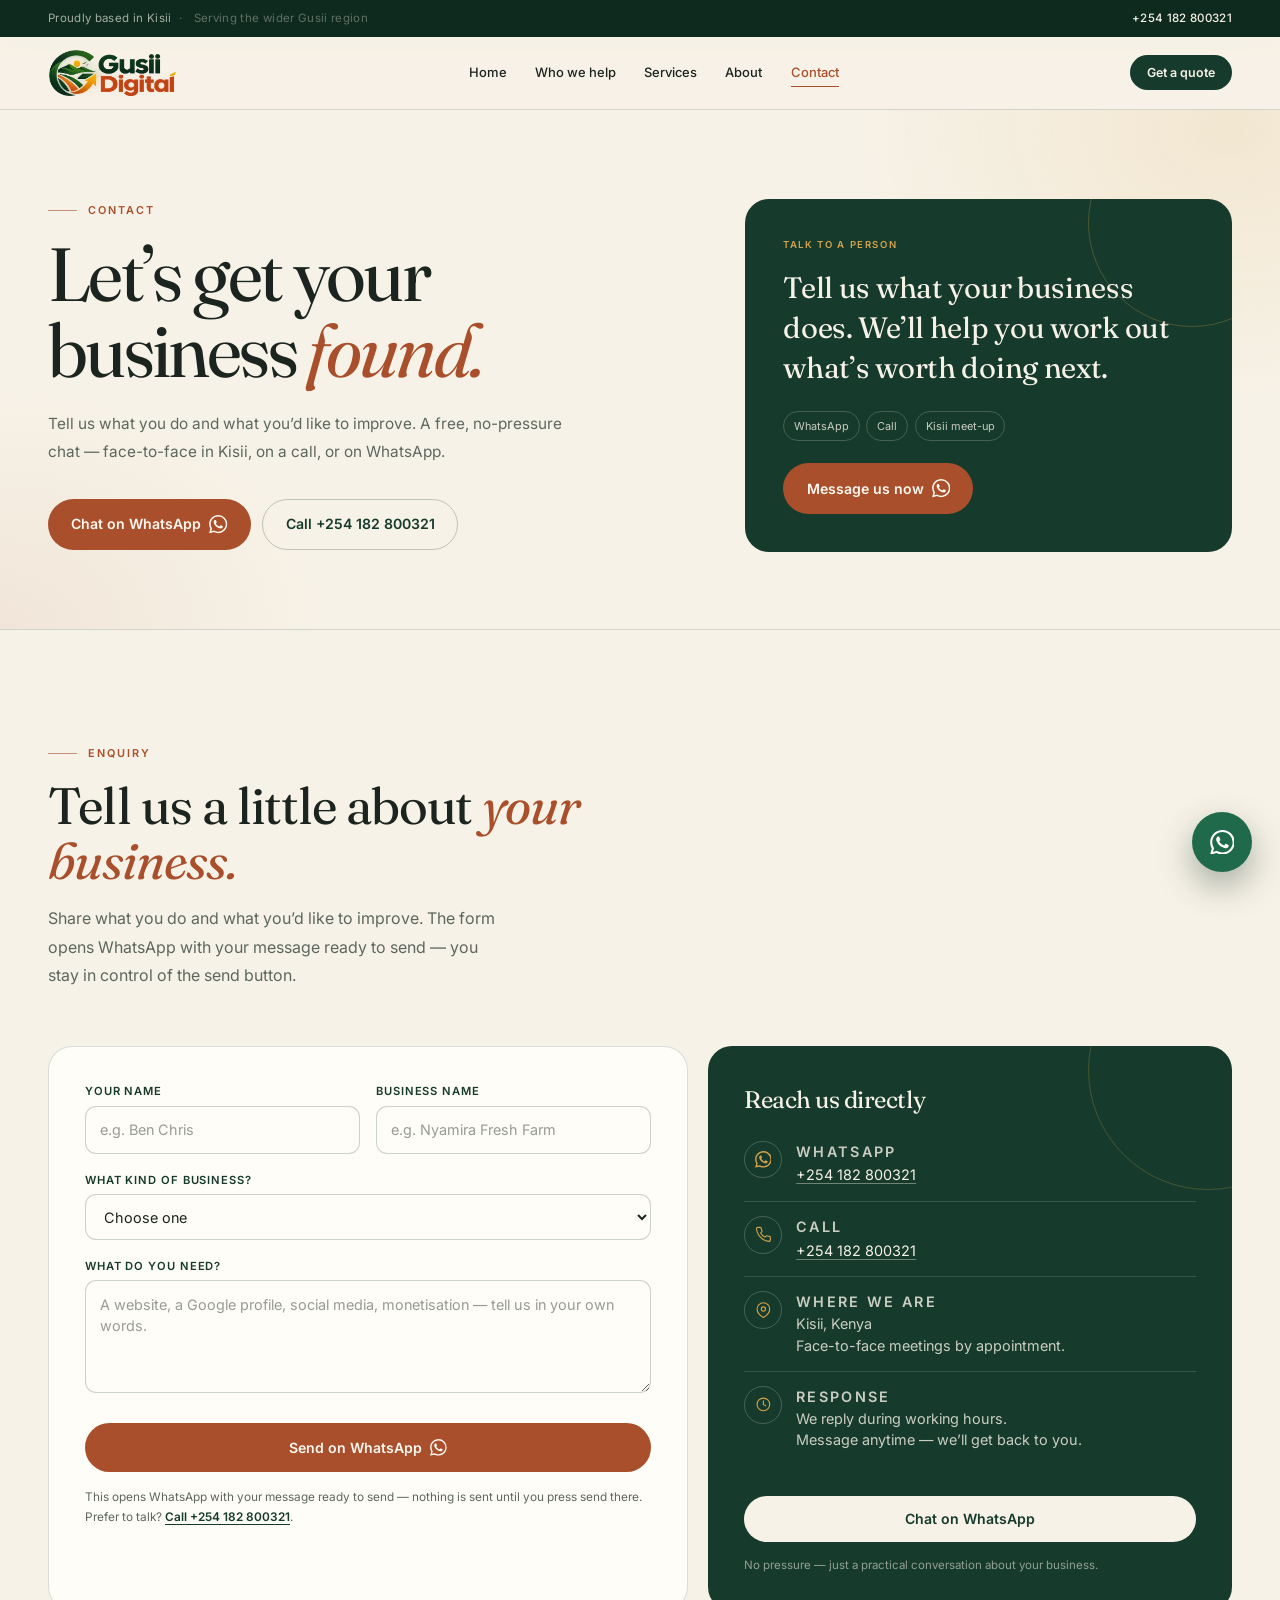
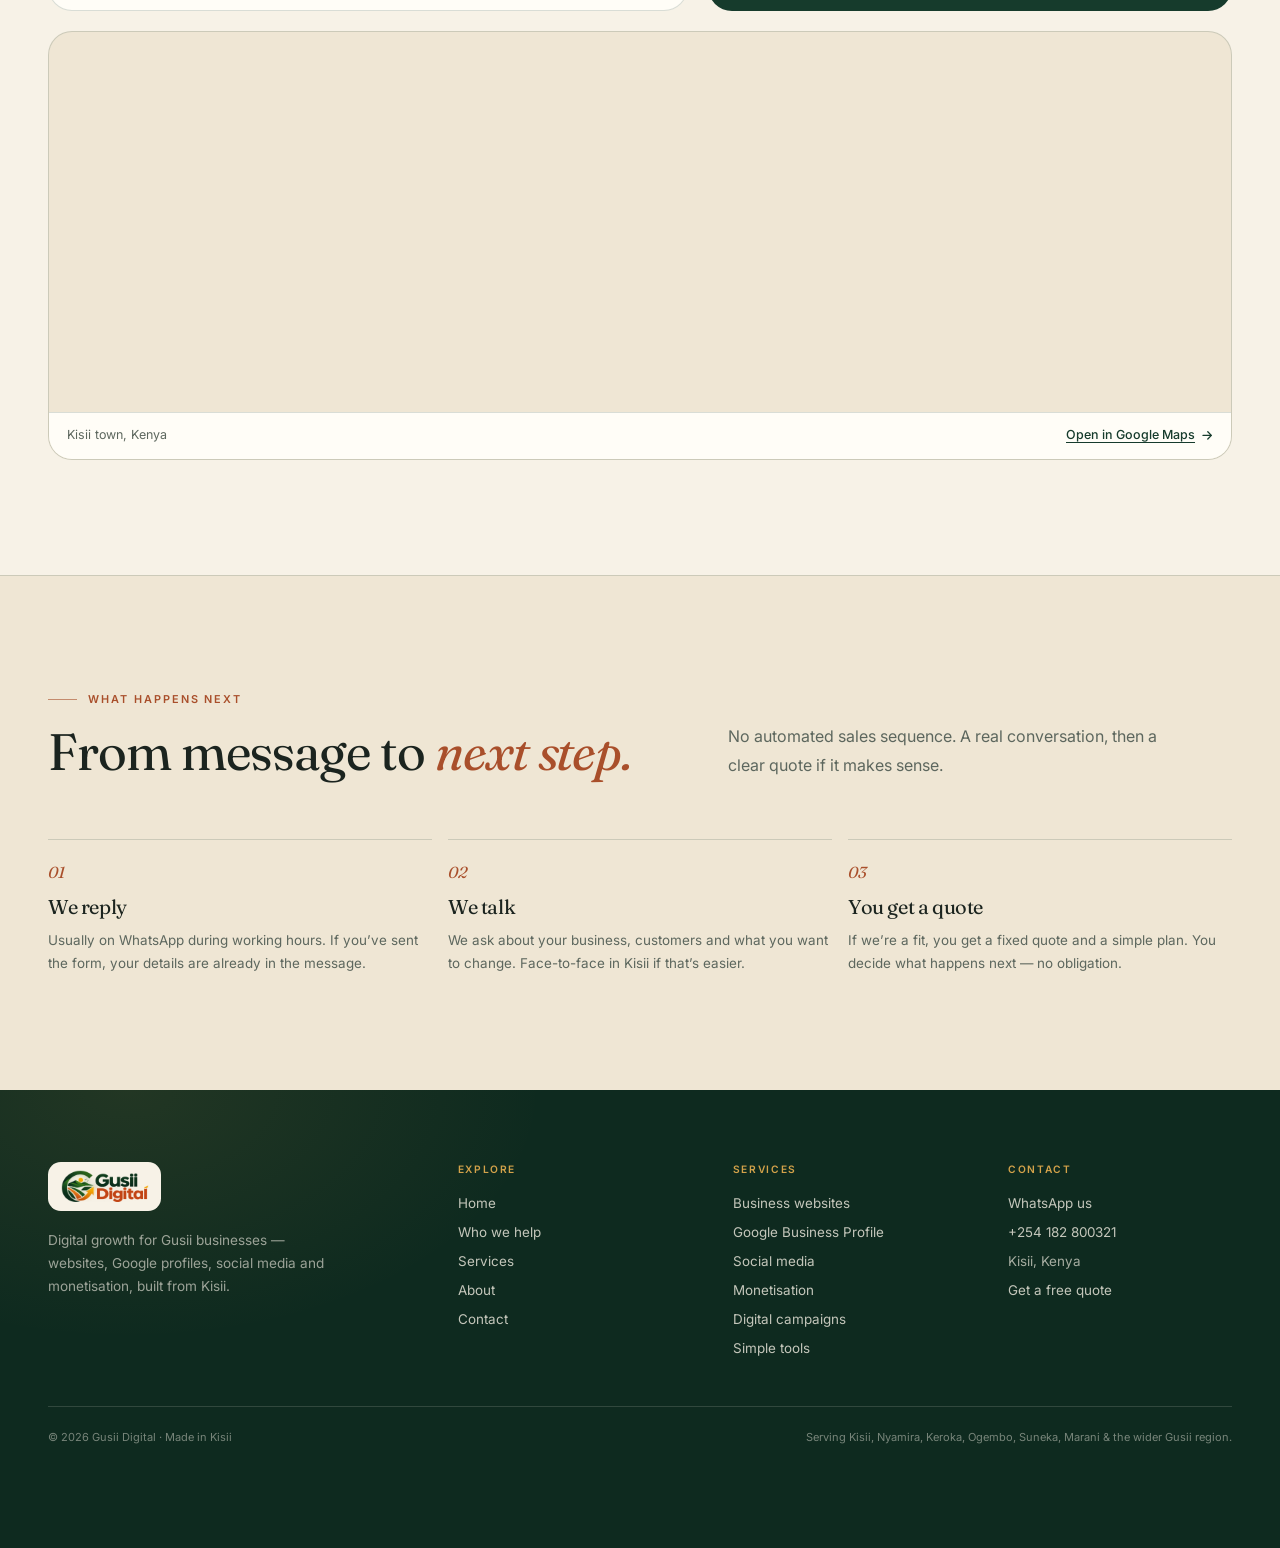
<file: contact.html>
<!doctype html>
<html lang="en">
<head>
  <meta charset="utf-8">
  <meta name="viewport" content="width=device-width, initial-scale=1">
  <title>Contact Gusii Digital — free quote in Kisii &amp; the Gusii region</title>
  <meta name="description" content="Talk to Gusii Digital about a website, Google profile or social media. WhatsApp, call or send an enquiry from Kisii, Nyamira and across the Gusii region.">
  <link rel="canonical" href="https://benitchris.github.io/Gusii-digital/contact.html">
  <meta name="theme-color" content="#163b2c">

  <meta property="og:type" content="website">
  <meta property="og:site_name" content="Gusii Digital">
  <meta property="og:title" content="Contact Gusii Digital — free quote in Kisii &amp; the Gusii region">
  <meta property="og:description" content="Talk to Gusii Digital about a website, Google profile or social media. WhatsApp, call or send an enquiry from Kisii, Nyamira and across the Gusii region.">
  <meta property="og:url" content="https://benitchris.github.io/Gusii-digital/contact.html">
  <meta property="og:image" content="https://benitchris.github.io/Gusii-digital/assets/og-image.jpg">
  <meta property="og:image:alt" content="Gusii Digital growth logo on a warm cream background">
  <meta property="og:image:width" content="1200">
  <meta property="og:image:height" content="630">
  <meta name="twitter:card" content="summary_large_image">
  <meta name="twitter:title" content="Contact Gusii Digital — free quote in Kisii &amp; the Gusii region">
  <meta name="twitter:description" content="Talk to Gusii Digital about a website, Google profile or social media. WhatsApp, call or send an enquiry from Kisii, Nyamira and across the Gusii region.">
  <meta name="twitter:image" content="https://benitchris.github.io/Gusii-digital/assets/og-image.jpg">
  <meta name="twitter:image:alt" content="Gusii Digital growth logo on a warm cream background">

  <link rel="icon" href="assets/favicon.png" sizes="64x64" type="image/png">
  <link rel="apple-touch-icon" href="assets/apple-touch-icon.png">
  <link rel="sitemap" type="application/xml" href="sitemap.xml">
  <link rel="preload" as="image" href="assets/logo.webp" type="image/webp">
  <link rel="preconnect" href="https://fonts.googleapis.com">
  <link rel="preconnect" href="https://fonts.gstatic.com" crossorigin>
  <link href="https://fonts.googleapis.com/css2?family=Fraunces:ital,opsz,wght@0,9..144,300..700;1,9..144,300..700&amp;family=Inter:wght@400;500;600&amp;display=swap" rel="stylesheet">
  <link rel="stylesheet" href="assets/styles.css">
  <script src="assets/main.js" defer></script>

</head>
<body>
  <a class="skip-link" href="#main">Skip to content</a>

  <svg class="sprite" aria-hidden="true" focusable="false" xmlns="http://www.w3.org/2000/svg">
    <symbol id="i-hotel" viewBox="0 0 24 24">
      <path d="M3 19v-8a2 2 0 0 1 2-2h14a2 2 0 0 1 2 2v8"/>
      <path d="M3 15h18M6 19v2M18 19v2M7 9V6h5v3M15 9V7h3v2"/>
    </symbol>
    <symbol id="i-leaf" viewBox="0 0 24 24">
      <path d="M20 4C11.5 4 5 8 5 15.5A4.5 4.5 0 0 0 9.5 20C17 20 20 13.5 20 4Z"/>
      <path d="M5 20c2-6 6-10 11-12"/>
    </symbol>
    <symbol id="i-scissors" viewBox="0 0 24 24">
      <circle cx="6" cy="6" r="2.6"/>
      <circle cx="6" cy="18" r="2.6"/>
      <path d="M8.2 7.6 20 18M20 6 8.2 16.4"/>
    </symbol>
    <symbol id="i-cart" viewBox="0 0 24 24">
      <circle cx="9" cy="20" r="1.4"/>
      <circle cx="18" cy="20" r="1.4"/>
      <path d="M3 3h2l2.4 12.2a1.5 1.5 0 0 0 1.5 1.2h9.1a1.5 1.5 0 0 0 1.5-1.2L21 7H6"/>
    </symbol>
    <symbol id="i-cup" viewBox="0 0 24 24">
      <path d="M4 9h12v5a4 4 0 0 1-4 4H8a4 4 0 0 1-4-4V9Z"/>
      <path d="M16 10h2a2.5 2.5 0 0 1 0 5h-2M7 3v2M10 3v2M13 3v2"/>
    </symbol>
    <symbol id="i-cap" viewBox="0 0 24 24">
      <path d="m2 9 10-4 10 4-10 4L2 9Z"/>
      <path d="M6 11v5.2c0 1.5 2.7 2.8 6 2.8s6-1.3 6-2.8V11M22 9v6"/>
    </symbol>
    <symbol id="i-sprout" viewBox="0 0 24 24">
      <path d="M12 21v-8"/>
      <path d="M12 13c0-4 3-7 8-7 0 4-3 7-8 7Z"/>
      <path d="M12 17c0-3-2.5-6-7-6 0 3 2.5 6 7 6Z"/>
    </symbol>
    <symbol id="i-tool" viewBox="0 0 24 24">
      <path d="M14.7 6.3a1 1 0 0 0 0 1.4l1.6 1.6a1 1 0 0 0 1.4 0l3.77-3.77a6 6 0 0 1-7.94 7.94l-6.91 6.91a2.12 2.12 0 0 1-3-3l6.91-6.91a6 6 0 0 1 7.94-7.94l-3.76 3.76z"/>
    </symbol>
    <symbol id="i-health" viewBox="0 0 24 24">
      <circle cx="12" cy="12" r="9"/>
      <path d="M12 8v8M8 12h8"/>
    </symbol>
    <symbol id="i-briefcase" viewBox="0 0 24 24">
      <rect x="3" y="7" width="18" height="13" rx="2"/>
      <path d="M8 7V5a2 2 0 0 1 2-2h4a2 2 0 0 1 2 2v2M3 12h18M10 12v2h4v-2"/>
    </symbol>
    <symbol id="i-house" viewBox="0 0 24 24">
      <path d="M3 11 12 3l9 8"/>
      <path d="M5 10v10h14V10M10 20v-6h4v6"/>
    </symbol>
    <symbol id="i-bus" viewBox="0 0 24 24">
      <rect x="4" y="4" width="16" height="13" rx="2"/>
      <path d="M4 10h16M7 17v3M17 17v3M8 13.5h.01M16 13.5h.01"/>
    </symbol>
    <symbol id="i-phone" viewBox="0 0 24 24">
      <path d="M22 16.9v3a2 2 0 0 1-2.2 2 19.8 19.8 0 0 1-8.6-3.1 19.5 19.5 0 0 1-6-6A19.8 19.8 0 0 1 2.1 4.2 2 2 0 0 1 4.1 2h3a2 2 0 0 1 2 1.7c.1 1 .4 2 .7 2.9a2 2 0 0 1-.5 2.1L8.1 9.9a16 16 0 0 0 6 6l1.2-1.2a2 2 0 0 1 2.1-.5c.9.3 1.9.6 2.9.7a2 2 0 0 1 1.7 2Z"/>
    </symbol>
    <symbol id="i-pin" viewBox="0 0 24 24">
      <path d="M21 10c0 7-9 12-9 12S3 17 3 10a9 9 0 0 1 18 0Z"/>
      <circle cx="12" cy="10" r="3"/>
    </symbol>
    <symbol id="i-clock" viewBox="0 0 24 24">
      <circle cx="12" cy="12" r="9"/>
      <path d="M12 7v5l3 2"/>
    </symbol>
    <symbol id="i-arrow" viewBox="0 0 16 16">
      <path d="M2.5 8h10M8.5 3.5 13 8l-4.5 4.5"/>
    </symbol>
    <symbol id="i-whatsapp" viewBox="0 0 24 24">
      <path d="M17.472 14.382c-.297-.149-1.758-.867-2.03-.967-.273-.099-.471-.148-.67.15-.197.297-.767.966-.94 1.164-.173.199-.347.223-.644.075-.297-.15-1.255-.463-2.39-1.475-.883-.788-1.48-1.761-1.653-2.059-.173-.297-.018-.458.13-.606.134-.133.298-.347.446-.52.149-.174.198-.298.298-.497.099-.198.05-.371-.025-.52-.075-.149-.669-1.612-.916-2.207-.242-.579-.487-.5-.669-.51-.173-.008-.371-.01-.57-.01-.198 0-.52.074-.792.372-.272.297-1.04 1.016-1.04 2.479 0 1.462 1.065 2.875 1.213 3.074.149.198 2.096 3.2 5.077 4.487.709.306 1.262.489 1.694.625.712.227 1.36.195 1.871.118.571-.085 1.758-.719 2.006-1.413.248-.694.248-1.289.173-1.413-.074-.124-.272-.198-.57-.347m-5.421 7.403h-.004a9.87 9.87 0 0 1-5.031-1.378l-.361-.214-3.741.982.998-3.648-.235-.374a9.86 9.86 0 0 1-1.51-5.26c.001-5.45 4.436-9.884 9.888-9.884 2.64 0 5.122 1.03 6.988 2.898a9.825 9.825 0 0 1 2.893 6.994c-.003 5.45-4.437 9.884-9.885 9.884m8.413-18.297A11.815 11.815 0 0 0 12.05 0C5.495 0 .16 5.335.157 11.892c0 2.096.547 4.142 1.588 5.945L.057 24l6.305-1.654a11.882 11.882 0 0 0 5.683 1.448h.005c6.554 0 11.89-5.335 11.893-11.893a11.821 11.821 0 0 0-3.48-8.413Z"/>
    </symbol>
  </svg>


  <div class="topbar">
    <div class="shell topbar-inner">
      <p>Proudly based in Kisii <span class="topbar-sep" aria-hidden="true">·</span> <span class="topbar-region">Serving the wider Gusii region</span></p>
      <a class="topbar-phone" href="tel:+254182800321">+254 182 800321</a>
    </div>
  </div>

  <header class="site-header" id="top">
    <div class="shell header-inner">
      <a class="brand" href="index.html" aria-label="Gusii Digital — home">
        <img class="brand-logo" src="assets/logo.webp" alt="Gusii Digital" width="480" height="175">
      </a>

      <nav class="nav" id="primary-nav" aria-label="Primary">
        <p class="nav-eyebrow">Menu · Gusii Digital</p>
        <ul class="nav-list">
          <li><span class="nav-index" aria-hidden="true">01</span><a href="index.html">Home</a></li>
          <li><span class="nav-index" aria-hidden="true">02</span><a href="who-we-help.html">Who we help</a></li>
          <li><span class="nav-index" aria-hidden="true">03</span><a href="services.html">Services</a></li>
          <li><span class="nav-index" aria-hidden="true">04</span><a href="about.html">About</a></li>
          <li><span class="nav-index" aria-hidden="true">05</span><a href="contact.html" aria-current="page">Contact</a></li>
        </ul>
        <div class="nav-foot">
          <p class="nav-foot-label">Start a conversation</p>
          <a class="btn btn-accent" href="https://wa.me/254182800321?text=Hi%20Gusii%20Digital%2C%20I%27d%20like%20a%20free%20quote%20for%20my%20business." target="_blank" rel="noopener">Ask for a free quote</a>
          <div class="nav-foot-meta">
            <a href="https://wa.me/254182800321?text=Hi%20Gusii%20Digital%2C%20I%27d%20like%20to%20talk%20about%20my%20business." target="_blank" rel="noopener">WhatsApp · +254 182 800321</a>
            <a href="tel:+254182800321">Call · +254 182 800321</a>
            <p>Kisii, Kenya · serving the wider Gusii region</p>
          </div>
        </div>
      </nav>

      <div class="header-actions">
        <a class="btn btn-solid btn-small header-cta" href="https://wa.me/254182800321?text=Hi%20Gusii%20Digital%2C%20I%27d%20like%20a%20free%20quote%20for%20my%20business." target="_blank" rel="noopener">Get a quote</a>
        <button class="nav-toggle" type="button" aria-expanded="false" aria-controls="primary-nav" aria-label="Open menu">
          <span class="nav-toggle-bars" aria-hidden="true"><i></i><i></i></span>
        </button>
      </div>
    </div>
  </header>

  
  <main id="main">
    <section class="page-hero">
      <div class="shell page-hero-grid">
        <div>
          <p class="eyebrow"><span class="eyebrow-line"></span>Contact</p>
          <h1>Let’s get your business <em>found.</em></h1>
          <p class="page-lede">Tell us what you do and what you’d like to improve. A free, no-pressure chat — face-to-face in Kisii, on a call, or on WhatsApp.</p>
          <div class="hero-actions">
            <a class="btn btn-accent" href="https://wa.me/254182800321?text=Hi%20Gusii%20Digital%2C%20I%27d%20like%20to%20talk%20about%20my%20business." target="_blank" rel="noopener">Chat on WhatsApp <svg class="wa-icon" aria-hidden="true"><use href="#i-whatsapp"></use></svg></a>
            <a class="btn btn-outline" href="tel:+254182800321">Call +254 182 800321</a>
          </div>
        </div>

        <aside class="page-hero-card">
          <p class="page-card-kicker">Talk to a person</p>
          <blockquote>Tell us what your business does. We’ll help you work out what’s worth doing next.</blockquote>
          <ul class="area-tags" aria-label="Ways to reach us">
            <li>WhatsApp</li><li>Call</li><li>Kisii meet-up</li>
          </ul>
          <a class="btn btn-accent" href="https://wa.me/254182800321?text=Hi%20Gusii%20Digital%2C%20I%27d%20like%20to%20talk%20about%20my%20business." target="_blank" rel="noopener">Message us now <svg class="wa-icon" aria-hidden="true"><use href="#i-whatsapp"></use></svg></a>
        </aside>
      </div>
    </section>

    <section class="section contact">
      <div class="shell">
        <div class="contact-head" data-reveal>
          <p class="eyebrow"><span class="eyebrow-line"></span>Enquiry</p>
          <h2>Tell us a little about <em>your business.</em></h2>
          <p class="section-intro">Share what you do and what you’d like to improve. The form opens WhatsApp with your message ready to send — you stay in control of the send button.</p>
        </div>

        <div class="contact-grid">
          <form class="contact-form" id="enquiry-form" data-reveal>
            <div class="field-row">
              <div class="field">
                <label for="name">Your name</label>
                <input type="text" id="name" name="name" autocomplete="name" placeholder="e.g. Ben Chris" required>
              </div>
              <div class="field">
                <label for="business">Business name</label>
                <input type="text" id="business" name="business" autocomplete="organization" placeholder="e.g. Nyamira Fresh Farm" required>
              </div>
            </div>

            <div class="field">
              <label for="business-type">What kind of business?</label>
              <select id="business-type" name="business-type" required>
                <option value="" selected disabled>Choose one</option>
                <option>Hotel or lodge</option>
                <option>Spa or wellness</option>
                <option>Salon or barbershop</option>
                <option>Supermarket or duka</option>
                <option>Restaurant, café or bar</option>
                <option>School or college</option>
                <option>Farm or agribusiness</option>
                <option>Hardware or construction</option>
                <option>Clinic, pharmacy or lab</option>
                <option>Professional service</option>
                <option>Real estate or rentals</option>
                <option>Transport, tours or events</option>
                <option>Creator, influencer or online seller</option>
                <option>Something else</option>
              </select>
            </div>

            <div class="field">
              <label for="message">What do you need?</label>
              <textarea id="message" name="message" rows="4" placeholder="A website, a Google profile, social media, monetisation — tell us in your own words." required></textarea>
            </div>

            <button class="btn btn-accent form-submit" type="submit">
              Send on WhatsApp
              <svg class="wa-icon" aria-hidden="true"><use href="#i-whatsapp"></use></svg>
            </button>
            <p class="form-note">This opens WhatsApp with your message ready to send — nothing is sent until you press send there. Prefer to talk? <a href="tel:+254182800321">Call +254 182 800321</a>.</p>
          </form>

          <aside class="contact-card" data-reveal>
            <h3>Reach us directly</h3>
            <ul class="contact-list">
              <li>
                <span class="contact-icon"><svg class="wa-icon" aria-hidden="true"><use href="#i-whatsapp"></use></svg></span>
                <div>
                  <p class="contact-label">WhatsApp</p>
                  <a href="https://wa.me/254182800321?text=Hi%20Gusii%20Digital%2C%20I%27d%20like%20to%20talk%20about%20my%20business." target="_blank" rel="noopener">+254 182 800321</a>
                </div>
              </li>
              <li>
                <span class="contact-icon"><svg aria-hidden="true"><use href="#i-phone"></use></svg></span>
                <div>
                  <p class="contact-label">Call</p>
                  <a href="tel:+254182800321">+254 182 800321</a>
                </div>
              </li>
              <li>
                <span class="contact-icon"><svg aria-hidden="true"><use href="#i-pin"></use></svg></span>
                <div>
                  <p class="contact-label">Where we are</p>
                  <p>Kisii, Kenya</p>
                  <p class="contact-small">Face-to-face meetings by appointment.</p>
                </div>
              </li>
              <li>
                <span class="contact-icon"><svg aria-hidden="true"><use href="#i-clock"></use></svg></span>
                <div>
                  <p class="contact-label">Response</p>
                  <p>We reply during working hours.</p>
                  <p class="contact-small">Message anytime — we’ll get back to you.</p>
                </div>
              </li>
            </ul>
            <a class="btn btn-light" href="https://wa.me/254182800321?text=Hi%20Gusii%20Digital%2C%20I%27d%20like%20to%20talk%20about%20my%20business." target="_blank" rel="noopener">Chat on WhatsApp</a>
            <p class="contact-note">No pressure — just a practical conversation about your business.</p>
          </aside>
        </div>

        <div class="map-wrap" data-reveal>
          <iframe
            title="Map of Kisii, Kenya"
            src="https://maps.google.com/maps?q=Kisii%2C%20Kenya&amp;t=&amp;z=13&amp;ie=UTF8&amp;iwloc=&amp;output=embed"
            loading="lazy"
            referrerpolicy="no-referrer-when-downgrade"></iframe>
          <div class="map-caption">
            <p>Kisii town, Kenya</p>
            <a href="https://maps.google.com/?q=Kisii,Kenya" target="_blank" rel="noopener">Open in Google Maps <svg class="arrow-icon" aria-hidden="true"><use href="#i-arrow"></use></svg></a>
          </div>
        </div>
      </div>
    </section>

    <section class="section section--sand" aria-labelledby="next-title">
      <div class="shell">
        <div class="section-head">
          <div data-reveal>
            <p class="eyebrow"><span class="eyebrow-line"></span>What happens next</p>
            <h2 id="next-title">From message to <em>next step.</em></h2>
          </div>
          <p class="section-intro" data-reveal>No automated sales sequence. A real conversation, then a clear quote if it makes sense.</p>
        </div>

        <div class="next-steps">
          <article class="next-step" data-reveal>
            <span class="step-index">01</span>
            <h3>We reply</h3>
            <p>Usually on WhatsApp during working hours. If you’ve sent the form, your details are already in the message.</p>
          </article>
          <article class="next-step" data-reveal>
            <span class="step-index">02</span>
            <h3>We talk</h3>
            <p>We ask about your business, customers and what you want to change. Face-to-face in Kisii if that’s easier.</p>
          </article>
          <article class="next-step" data-reveal>
            <span class="step-index">03</span>
            <h3>You get a quote</h3>
            <p>If we’re a fit, you get a fixed quote and a simple plan. You decide what happens next — no obligation.</p>
          </article>
        </div>
      </div>
    </section>
  </main>


  <footer class="site-footer">
    <div class="shell footer-grid">
      <div class="footer-brand">
        <a class="footer-logo" href="index.html" aria-label="Gusii Digital — home">
          <img src="assets/logo.webp" alt="Gusii Digital" width="480" height="175">
        </a>
        <p>Digital growth for Gusii businesses — websites, Google profiles, social media and monetisation, built from Kisii.</p>
      </div>

      <nav class="footer-col" aria-label="Explore">
        <h3>Explore</h3>
        <ul>
          <li><a href="index.html">Home</a></li>
          <li><a href="who-we-help.html">Who we help</a></li>
          <li><a href="services.html">Services</a></li>
          <li><a href="about.html">About</a></li>
          <li><a href="contact.html">Contact</a></li>
        </ul>
      </nav>

      <div class="footer-col">
        <h3>Services</h3>
        <ul>
          <li><a href="services.html#websites">Business websites</a></li>
          <li><a href="services.html#google-profile">Google Business Profile</a></li>
          <li><a href="services.html#social">Social media</a></li>
          <li><a href="services.html#monetisation">Monetisation</a></li>
          <li><a href="services.html#campaigns">Digital campaigns</a></li>
          <li><a href="services.html#tools">Simple tools</a></li>
        </ul>
      </div>

      <div class="footer-col">
        <h3>Contact</h3>
        <ul>
          <li><a href="https://wa.me/254182800321?text=Hi%20Gusii%20Digital%2C%20I%27d%20like%20to%20talk%20about%20my%20business." target="_blank" rel="noopener">WhatsApp us</a></li>
          <li><a href="tel:+254182800321">+254 182 800321</a></li>
          <li>Kisii, Kenya</li>
          <li><a href="contact.html">Get a free quote</a></li>
        </ul>
      </div>
    </div>

    <div class="shell footer-bottom">
      <p>© <span id="year">2026</span> Gusii Digital · Made in Kisii</p>
      <p>Serving Kisii, Nyamira, Keroka, Ogembo, Suneka, Marani &amp; the wider Gusii region.</p>
    </div>
  </footer>

  <a class="wa-fab" href="https://wa.me/254182800321?text=Hi%20Gusii%20Digital%2C%20I%27d%20like%20to%20talk%20about%20my%20business." target="_blank" rel="noopener" aria-label="Chat with Gusii Digital on WhatsApp" title="Chat on WhatsApp">
    <svg class="wa-icon" aria-hidden="true"><use href="#i-whatsapp"></use></svg>
    <span>WhatsApp us</span>
  </a>

</body>
</html>
</file>
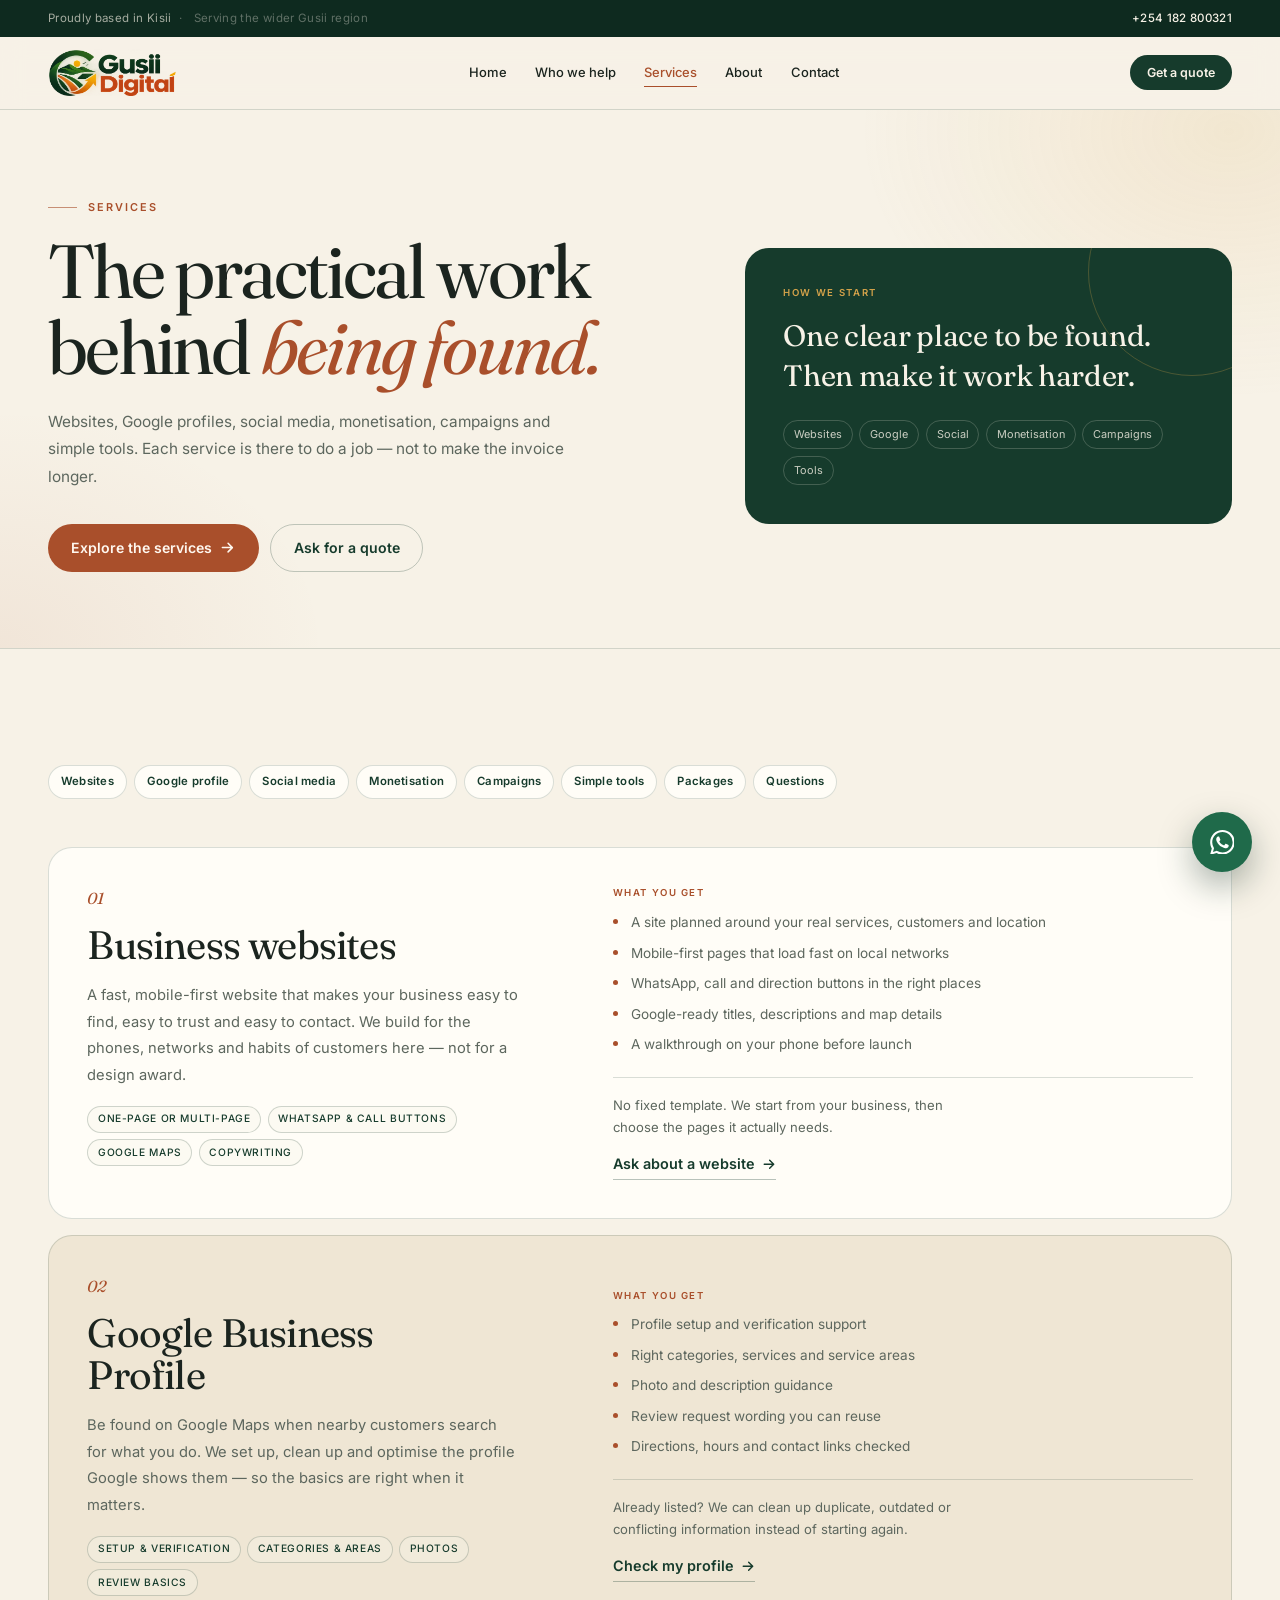
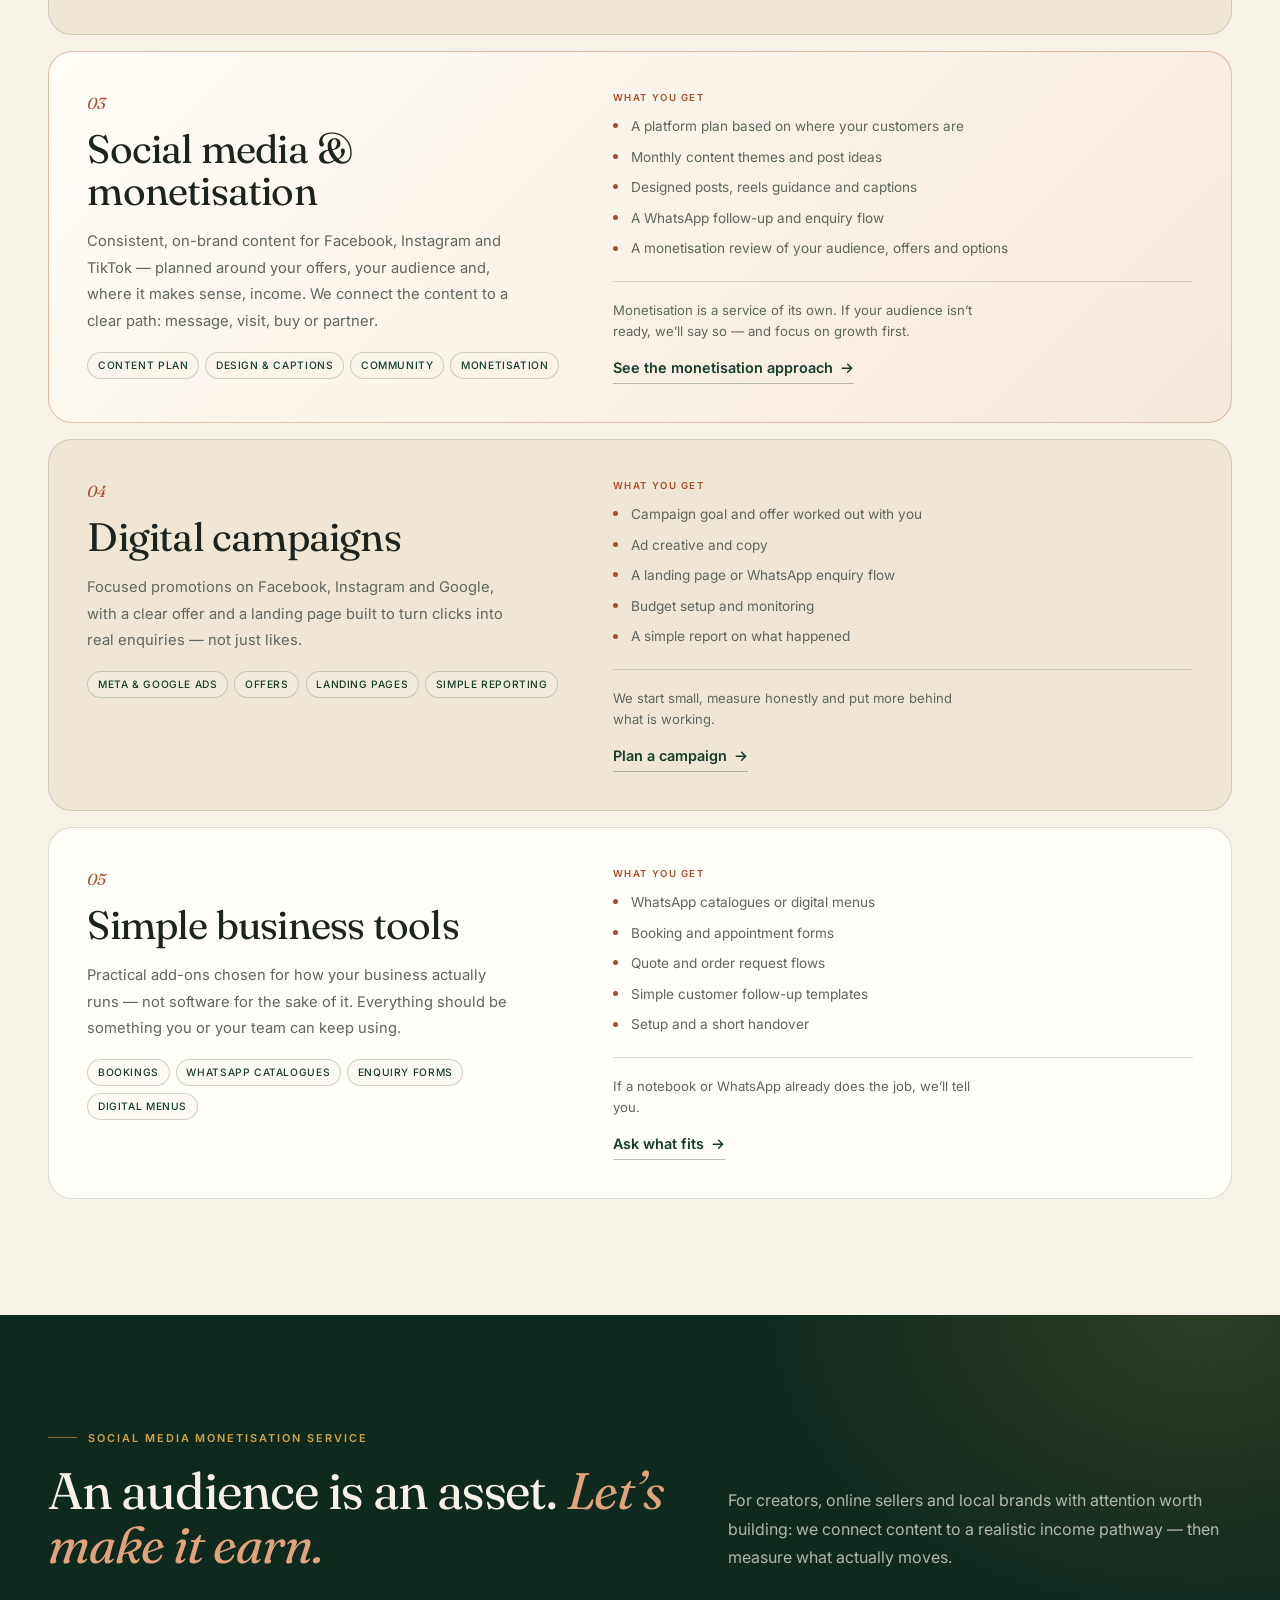
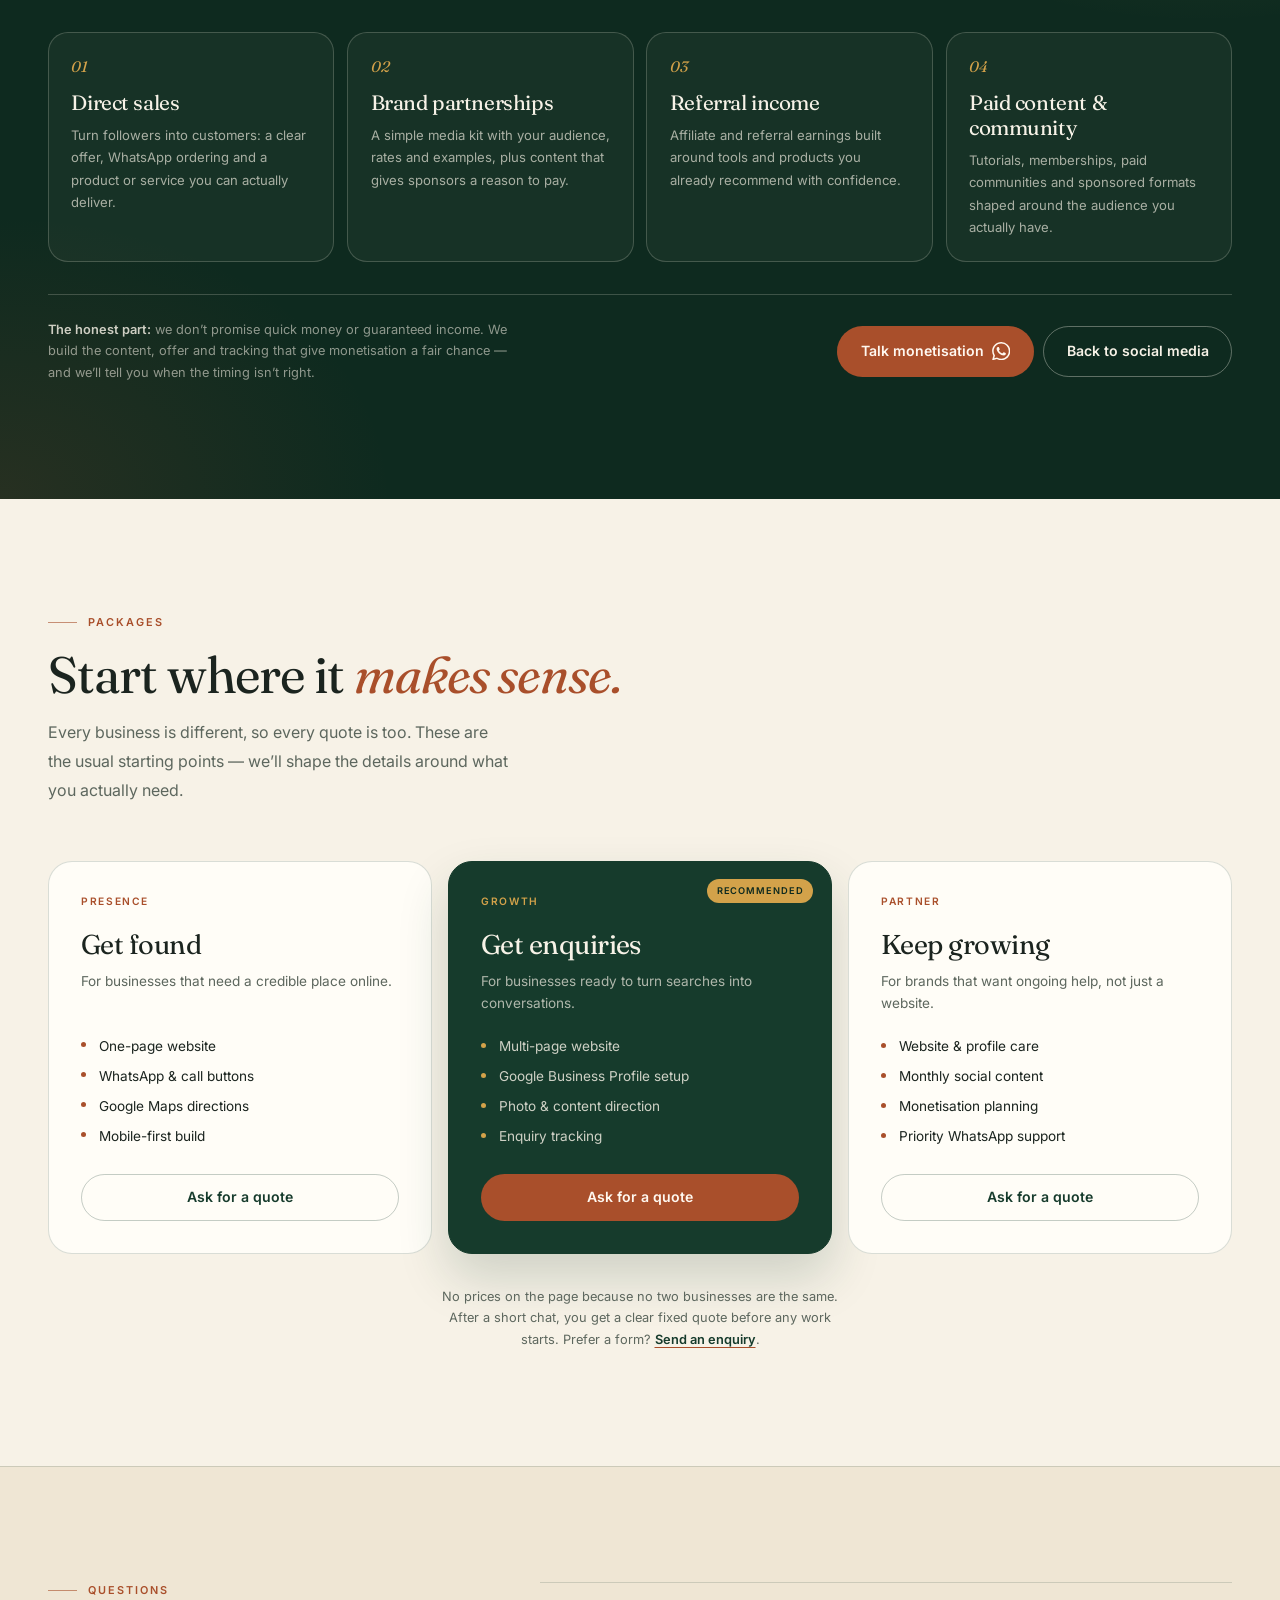
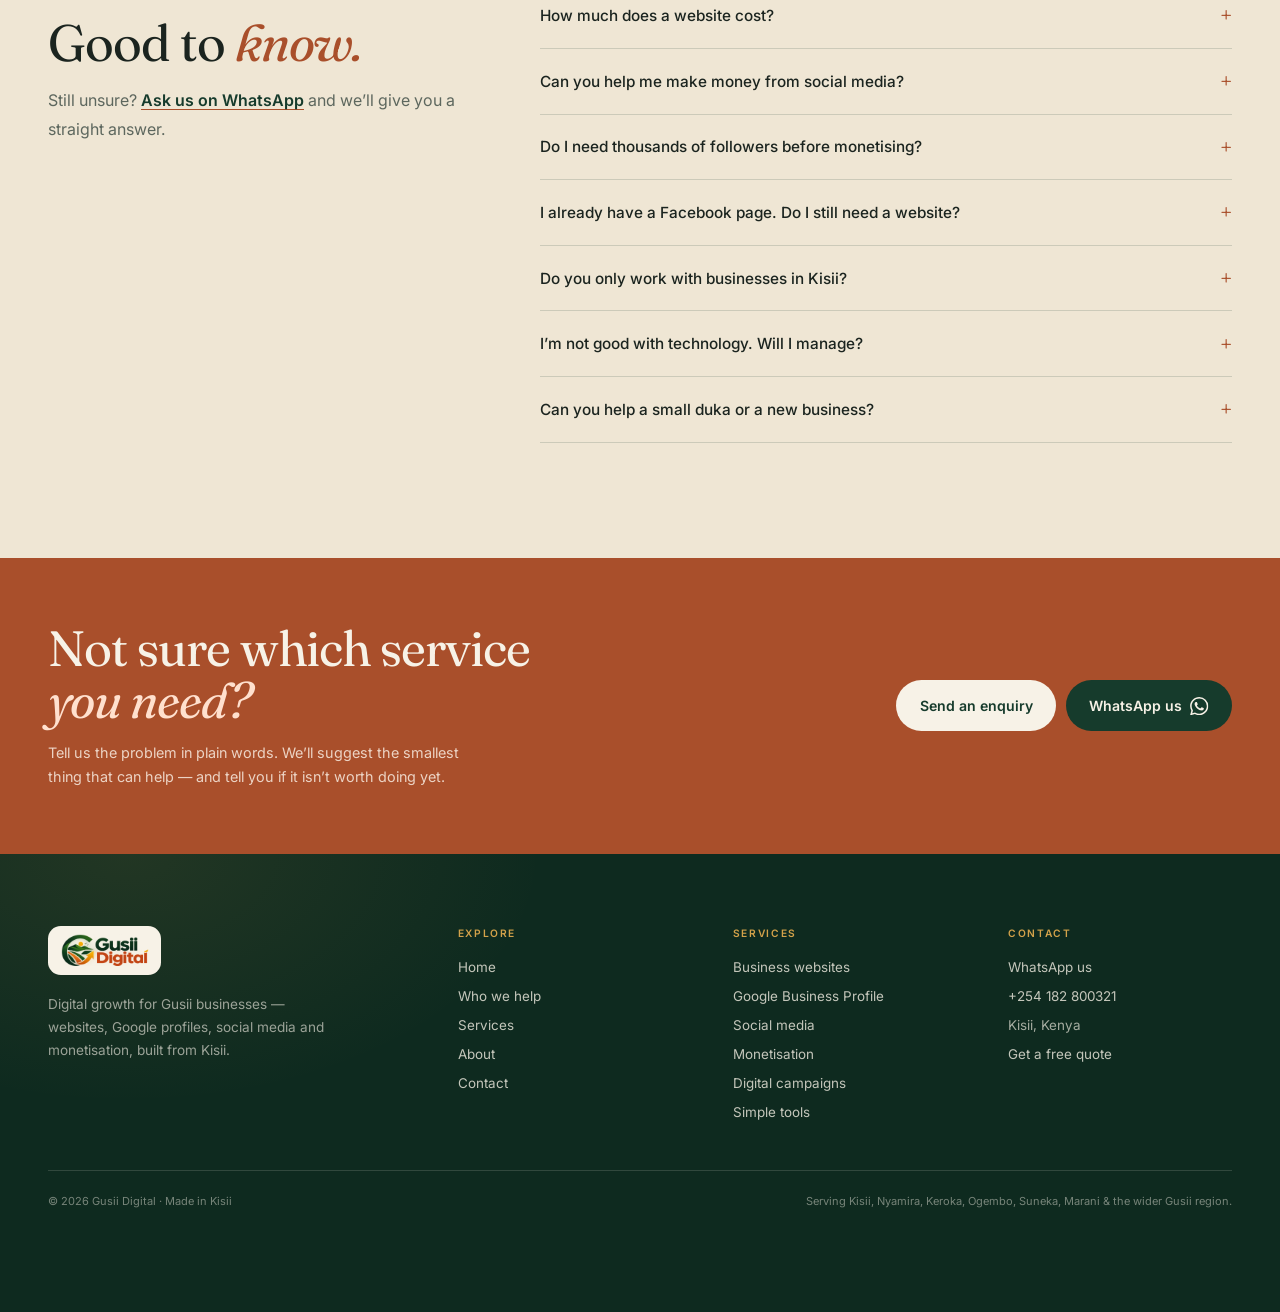
<file: services.html>
<!doctype html>
<html lang="en">
<head>
  <meta charset="utf-8">
  <meta name="viewport" content="width=device-width, initial-scale=1">
  <title>Services &amp; social media monetisation | Gusii Digital, Kisii</title>
  <meta name="description" content="Websites, Google Business Profiles, social media management, monetisation, campaigns and simple tools — practical digital work for Kisii and Gusii businesses.">
  <link rel="canonical" href="https://benitchris.github.io/Gusii-digital/services.html">
  <meta name="theme-color" content="#163b2c">

  <meta property="og:type" content="website">
  <meta property="og:site_name" content="Gusii Digital">
  <meta property="og:title" content="Services &amp; social media monetisation | Gusii Digital, Kisii">
  <meta property="og:description" content="Websites, Google Business Profiles, social media management, monetisation, campaigns and simple tools — practical digital work for Kisii and Gusii businesses.">
  <meta property="og:url" content="https://benitchris.github.io/Gusii-digital/services.html">
  <meta property="og:image" content="https://benitchris.github.io/Gusii-digital/assets/og-image.jpg">
  <meta property="og:image:alt" content="Gusii Digital growth logo on a warm cream background">
  <meta property="og:image:width" content="1200">
  <meta property="og:image:height" content="630">
  <meta name="twitter:card" content="summary_large_image">
  <meta name="twitter:title" content="Services &amp; social media monetisation | Gusii Digital, Kisii">
  <meta name="twitter:description" content="Websites, Google Business Profiles, social media management, monetisation, campaigns and simple tools — practical digital work for Kisii and Gusii businesses.">
  <meta name="twitter:image" content="https://benitchris.github.io/Gusii-digital/assets/og-image.jpg">
  <meta name="twitter:image:alt" content="Gusii Digital growth logo on a warm cream background">

  <link rel="icon" href="assets/favicon.png" sizes="64x64" type="image/png">
  <link rel="apple-touch-icon" href="assets/apple-touch-icon.png">
  <link rel="sitemap" type="application/xml" href="sitemap.xml">
  <link rel="preload" as="image" href="assets/logo.webp" type="image/webp">
  <link rel="preconnect" href="https://fonts.googleapis.com">
  <link rel="preconnect" href="https://fonts.gstatic.com" crossorigin>
  <link href="https://fonts.googleapis.com/css2?family=Fraunces:ital,opsz,wght@0,9..144,300..700;1,9..144,300..700&amp;family=Inter:wght@400;500;600&amp;display=swap" rel="stylesheet">
  <link rel="stylesheet" href="assets/styles.css">
  <script src="assets/main.js" defer></script>

</head>
<body>
  <a class="skip-link" href="#main">Skip to content</a>

  <svg class="sprite" aria-hidden="true" focusable="false" xmlns="http://www.w3.org/2000/svg">
    <symbol id="i-hotel" viewBox="0 0 24 24">
      <path d="M3 19v-8a2 2 0 0 1 2-2h14a2 2 0 0 1 2 2v8"/>
      <path d="M3 15h18M6 19v2M18 19v2M7 9V6h5v3M15 9V7h3v2"/>
    </symbol>
    <symbol id="i-leaf" viewBox="0 0 24 24">
      <path d="M20 4C11.5 4 5 8 5 15.5A4.5 4.5 0 0 0 9.5 20C17 20 20 13.5 20 4Z"/>
      <path d="M5 20c2-6 6-10 11-12"/>
    </symbol>
    <symbol id="i-scissors" viewBox="0 0 24 24">
      <circle cx="6" cy="6" r="2.6"/>
      <circle cx="6" cy="18" r="2.6"/>
      <path d="M8.2 7.6 20 18M20 6 8.2 16.4"/>
    </symbol>
    <symbol id="i-cart" viewBox="0 0 24 24">
      <circle cx="9" cy="20" r="1.4"/>
      <circle cx="18" cy="20" r="1.4"/>
      <path d="M3 3h2l2.4 12.2a1.5 1.5 0 0 0 1.5 1.2h9.1a1.5 1.5 0 0 0 1.5-1.2L21 7H6"/>
    </symbol>
    <symbol id="i-cup" viewBox="0 0 24 24">
      <path d="M4 9h12v5a4 4 0 0 1-4 4H8a4 4 0 0 1-4-4V9Z"/>
      <path d="M16 10h2a2.5 2.5 0 0 1 0 5h-2M7 3v2M10 3v2M13 3v2"/>
    </symbol>
    <symbol id="i-cap" viewBox="0 0 24 24">
      <path d="m2 9 10-4 10 4-10 4L2 9Z"/>
      <path d="M6 11v5.2c0 1.5 2.7 2.8 6 2.8s6-1.3 6-2.8V11M22 9v6"/>
    </symbol>
    <symbol id="i-sprout" viewBox="0 0 24 24">
      <path d="M12 21v-8"/>
      <path d="M12 13c0-4 3-7 8-7 0 4-3 7-8 7Z"/>
      <path d="M12 17c0-3-2.5-6-7-6 0 3 2.5 6 7 6Z"/>
    </symbol>
    <symbol id="i-tool" viewBox="0 0 24 24">
      <path d="M14.7 6.3a1 1 0 0 0 0 1.4l1.6 1.6a1 1 0 0 0 1.4 0l3.77-3.77a6 6 0 0 1-7.94 7.94l-6.91 6.91a2.12 2.12 0 0 1-3-3l6.91-6.91a6 6 0 0 1 7.94-7.94l-3.76 3.76z"/>
    </symbol>
    <symbol id="i-health" viewBox="0 0 24 24">
      <circle cx="12" cy="12" r="9"/>
      <path d="M12 8v8M8 12h8"/>
    </symbol>
    <symbol id="i-briefcase" viewBox="0 0 24 24">
      <rect x="3" y="7" width="18" height="13" rx="2"/>
      <path d="M8 7V5a2 2 0 0 1 2-2h4a2 2 0 0 1 2 2v2M3 12h18M10 12v2h4v-2"/>
    </symbol>
    <symbol id="i-house" viewBox="0 0 24 24">
      <path d="M3 11 12 3l9 8"/>
      <path d="M5 10v10h14V10M10 20v-6h4v6"/>
    </symbol>
    <symbol id="i-bus" viewBox="0 0 24 24">
      <rect x="4" y="4" width="16" height="13" rx="2"/>
      <path d="M4 10h16M7 17v3M17 17v3M8 13.5h.01M16 13.5h.01"/>
    </symbol>
    <symbol id="i-phone" viewBox="0 0 24 24">
      <path d="M22 16.9v3a2 2 0 0 1-2.2 2 19.8 19.8 0 0 1-8.6-3.1 19.5 19.5 0 0 1-6-6A19.8 19.8 0 0 1 2.1 4.2 2 2 0 0 1 4.1 2h3a2 2 0 0 1 2 1.7c.1 1 .4 2 .7 2.9a2 2 0 0 1-.5 2.1L8.1 9.9a16 16 0 0 0 6 6l1.2-1.2a2 2 0 0 1 2.1-.5c.9.3 1.9.6 2.9.7a2 2 0 0 1 1.7 2Z"/>
    </symbol>
    <symbol id="i-pin" viewBox="0 0 24 24">
      <path d="M21 10c0 7-9 12-9 12S3 17 3 10a9 9 0 0 1 18 0Z"/>
      <circle cx="12" cy="10" r="3"/>
    </symbol>
    <symbol id="i-clock" viewBox="0 0 24 24">
      <circle cx="12" cy="12" r="9"/>
      <path d="M12 7v5l3 2"/>
    </symbol>
    <symbol id="i-arrow" viewBox="0 0 16 16">
      <path d="M2.5 8h10M8.5 3.5 13 8l-4.5 4.5"/>
    </symbol>
    <symbol id="i-whatsapp" viewBox="0 0 24 24">
      <path d="M17.472 14.382c-.297-.149-1.758-.867-2.03-.967-.273-.099-.471-.148-.67.15-.197.297-.767.966-.94 1.164-.173.199-.347.223-.644.075-.297-.15-1.255-.463-2.39-1.475-.883-.788-1.48-1.761-1.653-2.059-.173-.297-.018-.458.13-.606.134-.133.298-.347.446-.52.149-.174.198-.298.298-.497.099-.198.05-.371-.025-.52-.075-.149-.669-1.612-.916-2.207-.242-.579-.487-.5-.669-.51-.173-.008-.371-.01-.57-.01-.198 0-.52.074-.792.372-.272.297-1.04 1.016-1.04 2.479 0 1.462 1.065 2.875 1.213 3.074.149.198 2.096 3.2 5.077 4.487.709.306 1.262.489 1.694.625.712.227 1.36.195 1.871.118.571-.085 1.758-.719 2.006-1.413.248-.694.248-1.289.173-1.413-.074-.124-.272-.198-.57-.347m-5.421 7.403h-.004a9.87 9.87 0 0 1-5.031-1.378l-.361-.214-3.741.982.998-3.648-.235-.374a9.86 9.86 0 0 1-1.51-5.26c.001-5.45 4.436-9.884 9.888-9.884 2.64 0 5.122 1.03 6.988 2.898a9.825 9.825 0 0 1 2.893 6.994c-.003 5.45-4.437 9.884-9.885 9.884m8.413-18.297A11.815 11.815 0 0 0 12.05 0C5.495 0 .16 5.335.157 11.892c0 2.096.547 4.142 1.588 5.945L.057 24l6.305-1.654a11.882 11.882 0 0 0 5.683 1.448h.005c6.554 0 11.89-5.335 11.893-11.893a11.821 11.821 0 0 0-3.48-8.413Z"/>
    </symbol>
  </svg>


  <div class="topbar">
    <div class="shell topbar-inner">
      <p>Proudly based in Kisii <span class="topbar-sep" aria-hidden="true">·</span> <span class="topbar-region">Serving the wider Gusii region</span></p>
      <a class="topbar-phone" href="tel:+254182800321">+254 182 800321</a>
    </div>
  </div>

  <header class="site-header" id="top">
    <div class="shell header-inner">
      <a class="brand" href="index.html" aria-label="Gusii Digital — home">
        <img class="brand-logo" src="assets/logo.webp" alt="Gusii Digital" width="480" height="175">
      </a>

      <nav class="nav" id="primary-nav" aria-label="Primary">
        <p class="nav-eyebrow">Menu · Gusii Digital</p>
        <ul class="nav-list">
          <li><span class="nav-index" aria-hidden="true">01</span><a href="index.html">Home</a></li>
          <li><span class="nav-index" aria-hidden="true">02</span><a href="who-we-help.html">Who we help</a></li>
          <li><span class="nav-index" aria-hidden="true">03</span><a href="services.html" aria-current="page">Services</a></li>
          <li><span class="nav-index" aria-hidden="true">04</span><a href="about.html">About</a></li>
          <li><span class="nav-index" aria-hidden="true">05</span><a href="contact.html">Contact</a></li>
        </ul>
        <div class="nav-foot">
          <p class="nav-foot-label">Start a conversation</p>
          <a class="btn btn-accent" href="https://wa.me/254182800321?text=Hi%20Gusii%20Digital%2C%20I%27d%20like%20a%20free%20quote%20for%20my%20business." target="_blank" rel="noopener">Ask for a free quote</a>
          <div class="nav-foot-meta">
            <a href="https://wa.me/254182800321?text=Hi%20Gusii%20Digital%2C%20I%27d%20like%20to%20talk%20about%20my%20business." target="_blank" rel="noopener">WhatsApp · +254 182 800321</a>
            <a href="tel:+254182800321">Call · +254 182 800321</a>
            <p>Kisii, Kenya · serving the wider Gusii region</p>
          </div>
        </div>
      </nav>

      <div class="header-actions">
        <a class="btn btn-solid btn-small header-cta" href="https://wa.me/254182800321?text=Hi%20Gusii%20Digital%2C%20I%27d%20like%20a%20free%20quote%20for%20my%20business." target="_blank" rel="noopener">Get a quote</a>
        <button class="nav-toggle" type="button" aria-expanded="false" aria-controls="primary-nav" aria-label="Open menu">
          <span class="nav-toggle-bars" aria-hidden="true"><i></i><i></i></span>
        </button>
      </div>
    </div>
  </header>

  
  <main id="main">
    <section class="page-hero">
      <div class="shell page-hero-grid">
        <div>
          <p class="eyebrow"><span class="eyebrow-line"></span>Services</p>
          <h1>The practical work behind <em>being found.</em></h1>
          <p class="page-lede">Websites, Google profiles, social media, monetisation, campaigns and simple tools. Each service is there to do a job — not to make the invoice longer.</p>
          <div class="hero-actions">
            <a class="btn btn-accent" href="#services-overview">Explore the services <svg class="arrow-icon" aria-hidden="true"><use href="#i-arrow"></use></svg></a>
            <a class="btn btn-outline" href="contact.html">Ask for a quote</a>
          </div>
        </div>

        <aside class="page-hero-card">
          <p class="page-card-kicker">How we start</p>
          <blockquote>One clear place to be found. Then make it work harder.</blockquote>
          <ul class="area-tags" aria-label="Service areas">
            <li>Websites</li><li>Google</li><li>Social</li><li>Monetisation</li><li>Campaigns</li><li>Tools</li>
          </ul>
        </aside>
      </div>
    </section>

    <section class="section" id="services-overview">
      <div class="shell">
        <ul class="anchor-nav" aria-label="Sections on this page">
          <li><a href="#websites">Websites</a></li>
          <li><a href="#google-profile">Google profile</a></li>
          <li><a href="#social">Social media</a></li>
          <li><a href="#monetisation">Monetisation</a></li>
          <li><a href="#campaigns">Campaigns</a></li>
          <li><a href="#tools">Simple tools</a></li>
          <li><a href="#packages">Packages</a></li>
          <li><a href="#faq">Questions</a></li>
        </ul>

        <div class="service-detail-list">
          <article class="service-detail" id="websites">
            <div>
              <span class="service-num">01</span>
              <h2>Business websites</h2>
              <p class="service-desc">A fast, mobile-first website that makes your business easy to find, easy to trust and easy to contact. We build for the phones, networks and habits of customers here — not for a design award.</p>
              <ul class="tags"><li>One-page or multi-page</li><li>WhatsApp &amp; call buttons</li><li>Google Maps</li><li>Copywriting</li></ul>
            </div>
            <div class="service-detail-body">
              <p class="deliverables-label">What you get</p>
              <ul class="deliverables">
                <li>A site planned around your real services, customers and location</li>
                <li>Mobile-first pages that load fast on local networks</li>
                <li>WhatsApp, call and direction buttons in the right places</li>
                <li>Google-ready titles, descriptions and map details</li>
                <li>A walkthrough on your phone before launch</li>
              </ul>
              <div class="service-aside">
                <p>No fixed template. We start from your business, then choose the pages it actually needs.</p>
                <a class="text-link" href="https://wa.me/254182800321?text=Hi%20Gusii%20Digital%2C%20I%27d%20like%20to%20talk%20about%20a%20website%20for%20my%20business." target="_blank" rel="noopener">Ask about a website <svg class="arrow-icon" aria-hidden="true"><use href="#i-arrow"></use></svg></a>
              </div>
            </div>
          </article>

          <article class="service-detail service-detail--sand" id="google-profile">
            <div>
              <span class="service-num">02</span>
              <h2>Google Business Profile</h2>
              <p class="service-desc">Be found on Google Maps when nearby customers search for what you do. We set up, clean up and optimise the profile Google shows them — so the basics are right when it matters.</p>
              <ul class="tags"><li>Setup &amp; verification</li><li>Categories &amp; areas</li><li>Photos</li><li>Review basics</li></ul>
            </div>
            <div class="service-detail-body">
              <p class="deliverables-label">What you get</p>
              <ul class="deliverables">
                <li>Profile setup and verification support</li>
                <li>Right categories, services and service areas</li>
                <li>Photo and description guidance</li>
                <li>Review request wording you can reuse</li>
                <li>Directions, hours and contact links checked</li>
              </ul>
              <div class="service-aside">
                <p>Already listed? We can clean up duplicate, outdated or conflicting information instead of starting again.</p>
                <a class="text-link" href="https://wa.me/254182800321?text=Hi%20Gusii%20Digital%2C%20I%27d%20like%20help%20with%20my%20Google%20Business%20Profile." target="_blank" rel="noopener">Check my profile <svg class="arrow-icon" aria-hidden="true"><use href="#i-arrow"></use></svg></a>
              </div>
            </div>
          </article>

          <article class="service-detail service-detail--feature" id="social">
            <div>
              <span class="service-num">03</span>
              <h2>Social media &amp; monetisation</h2>
              <p class="service-desc">Consistent, on-brand content for Facebook, Instagram and TikTok — planned around your offers, your audience and, where it makes sense, income. We connect the content to a clear path: message, visit, buy or partner.</p>
              <ul class="tags"><li>Content plan</li><li>Design &amp; captions</li><li>Community</li><li>Monetisation</li></ul>
            </div>
            <div class="service-detail-body">
              <p class="deliverables-label">What you get</p>
              <ul class="deliverables">
                <li>A platform plan based on where your customers are</li>
                <li>Monthly content themes and post ideas</li>
                <li>Designed posts, reels guidance and captions</li>
                <li>A WhatsApp follow-up and enquiry flow</li>
                <li>A monetisation review of your audience, offers and options</li>
              </ul>
              <div class="service-aside">
                <p>Monetisation is a service of its own. If your audience isn’t ready, we’ll say so — and focus on growth first.</p>
                <a class="text-link" href="#monetisation">See the monetisation approach <svg class="arrow-icon" aria-hidden="true"><use href="#i-arrow"></use></svg></a>
              </div>
            </div>
          </article>

          <article class="service-detail service-detail--sand" id="campaigns">
            <div>
              <span class="service-num">04</span>
              <h2>Digital campaigns</h2>
              <p class="service-desc">Focused promotions on Facebook, Instagram and Google, with a clear offer and a landing page built to turn clicks into real enquiries — not just likes.</p>
              <ul class="tags"><li>Meta &amp; Google ads</li><li>Offers</li><li>Landing pages</li><li>Simple reporting</li></ul>
            </div>
            <div class="service-detail-body">
              <p class="deliverables-label">What you get</p>
              <ul class="deliverables">
                <li>Campaign goal and offer worked out with you</li>
                <li>Ad creative and copy</li>
                <li>A landing page or WhatsApp enquiry flow</li>
                <li>Budget setup and monitoring</li>
                <li>A simple report on what happened</li>
              </ul>
              <div class="service-aside">
                <p>We start small, measure honestly and put more behind what is working.</p>
                <a class="text-link" href="https://wa.me/254182800321?text=Hi%20Gusii%20Digital%2C%20I%27d%20like%20to%20talk%20about%20a%20digital%20campaign%20for%20my%20business." target="_blank" rel="noopener">Plan a campaign <svg class="arrow-icon" aria-hidden="true"><use href="#i-arrow"></use></svg></a>
              </div>
            </div>
          </article>

          <article class="service-detail" id="tools">
            <div>
              <span class="service-num">05</span>
              <h2>Simple business tools</h2>
              <p class="service-desc">Practical add-ons chosen for how your business actually runs — not software for the sake of it. Everything should be something you or your team can keep using.</p>
              <ul class="tags"><li>Bookings</li><li>WhatsApp catalogues</li><li>Enquiry forms</li><li>Digital menus</li></ul>
            </div>
            <div class="service-detail-body">
              <p class="deliverables-label">What you get</p>
              <ul class="deliverables">
                <li>WhatsApp catalogues or digital menus</li>
                <li>Booking and appointment forms</li>
                <li>Quote and order request flows</li>
                <li>Simple customer follow-up templates</li>
                <li>Setup and a short handover</li>
              </ul>
              <div class="service-aside">
                <p>If a notebook or WhatsApp already does the job, we’ll tell you.</p>
                <a class="text-link" href="https://wa.me/254182800321?text=Hi%20Gusii%20Digital%2C%20I%27d%20like%20to%20talk%20about%20a%20simple%20business%20tool." target="_blank" rel="noopener">Ask what fits <svg class="arrow-icon" aria-hidden="true"><use href="#i-arrow"></use></svg></a>
              </div>
            </div>
          </article>
        </div>
      </div>
    </section>

    <section class="monetisation" id="monetisation">
      <div class="shell">
        <div class="section-head">
          <div data-reveal>
            <p class="eyebrow"><span class="eyebrow-line"></span>Social media monetisation service</p>
            <h2>An audience is an asset. <em>Let’s make it earn.</em></h2>
          </div>
          <p class="section-intro intro-light" data-reveal>For creators, online sellers and local brands with attention worth building: we connect content to a realistic income pathway — then measure what actually moves.</p>
        </div>

        <div class="money-grid">
          <article class="money-card" data-reveal>
            <span class="money-num">01</span>
            <h3>Direct sales</h3>
            <p>Turn followers into customers: a clear offer, WhatsApp ordering and a product or service you can actually deliver.</p>
          </article>
          <article class="money-card" data-reveal>
            <span class="money-num">02</span>
            <h3>Brand partnerships</h3>
            <p>A simple media kit with your audience, rates and examples, plus content that gives sponsors a reason to pay.</p>
          </article>
          <article class="money-card" data-reveal>
            <span class="money-num">03</span>
            <h3>Referral income</h3>
            <p>Affiliate and referral earnings built around tools and products you already recommend with confidence.</p>
          </article>
          <article class="money-card" data-reveal>
            <span class="money-num">04</span>
            <h3>Paid content &amp; community</h3>
            <p>Tutorials, memberships, paid communities and sponsored formats shaped around the audience you actually have.</p>
          </article>
        </div>

        <div class="monetisation-foot" data-reveal>
          <p><strong>The honest part:</strong> we don’t promise quick money or guaranteed income. We build the content, offer and tracking that give monetisation a fair chance — and we’ll tell you when the timing isn’t right.</p>
          <div class="monetisation-actions">
            <a class="btn btn-accent" href="https://wa.me/254182800321?text=Hi%20Gusii%20Digital%2C%20I%27d%20like%20to%20talk%20about%20social%20media%20monetisation." target="_blank" rel="noopener">Talk monetisation <svg class="wa-icon" aria-hidden="true"><use href="#i-whatsapp"></use></svg></a>
            <a class="btn btn-ghost" href="#social">Back to social media</a>
          </div>
        </div>
      </div>
    </section>

    <section class="section packages" id="packages">
      <div class="shell">
        <div class="packages-head" data-reveal>
          <p class="eyebrow"><span class="eyebrow-line"></span>Packages</p>
          <h2>Start where it <em>makes sense.</em></h2>
          <p class="section-intro">Every business is different, so every quote is too. These are the usual starting points — we’ll shape the details around what you actually need.</p>
        </div>

        <div class="package-grid">
          <article class="package-card" data-reveal>
            <p class="package-kicker">Presence</p>
            <h3>Get found</h3>
            <p class="package-for">For businesses that need a credible place online.</p>
            <ul class="package-list">
              <li>One-page website</li>
              <li>WhatsApp &amp; call buttons</li>
              <li>Google Maps directions</li>
              <li>Mobile-first build</li>
            </ul>
            <a class="btn btn-outline package-cta" href="https://wa.me/254182800321?text=Hi%20Gusii%20Digital%2C%20I%27m%20interested%20in%20the%20Presence%20package.%20Please%20send%20me%20a%20quote." target="_blank" rel="noopener">Ask for a quote</a>
          </article>

          <article class="package-card package-featured" data-reveal>
            <p class="package-badge">Recommended</p>
            <p class="package-kicker">Growth</p>
            <h3>Get enquiries</h3>
            <p class="package-for">For businesses ready to turn searches into conversations.</p>
            <ul class="package-list">
              <li>Multi-page website</li>
              <li>Google Business Profile setup</li>
              <li>Photo &amp; content direction</li>
              <li>Enquiry tracking</li>
            </ul>
            <a class="btn btn-accent package-cta" href="https://wa.me/254182800321?text=Hi%20Gusii%20Digital%2C%20I%27m%20interested%20in%20the%20Growth%20package.%20Please%20send%20me%20a%20quote." target="_blank" rel="noopener">Ask for a quote</a>
          </article>

          <article class="package-card" data-reveal>
            <p class="package-kicker">Partner</p>
            <h3>Keep growing</h3>
            <p class="package-for">For brands that want ongoing help, not just a website.</p>
            <ul class="package-list">
              <li>Website &amp; profile care</li>
              <li>Monthly social content</li>
              <li>Monetisation planning</li>
              <li>Priority WhatsApp support</li>
            </ul>
            <a class="btn btn-outline package-cta" href="https://wa.me/254182800321?text=Hi%20Gusii%20Digital%2C%20I%27m%20interested%20in%20ongoing%20support.%20Please%20send%20me%20a%20quote." target="_blank" rel="noopener">Ask for a quote</a>
          </article>
        </div>

        <p class="packages-note" data-reveal>No prices on the page because no two businesses are the same. After a short chat, you get a clear fixed quote before any work starts. Prefer a form? <a class="inline-link" href="contact.html">Send an enquiry</a>.</p>
      </div>
    </section>

    <section class="section faq" id="faq">
      <div class="shell faq-grid">
        <div data-reveal>
          <p class="eyebrow"><span class="eyebrow-line"></span>Questions</p>
          <h2>Good to <em>know.</em></h2>
          <p class="section-intro">Still unsure? <a class="inline-link" href="https://wa.me/254182800321?text=Hi%20Gusii%20Digital%2C%20I%27d%20like%20to%20talk%20about%20my%20business." target="_blank" rel="noopener">Ask us on WhatsApp</a> and we’ll give you a straight answer.</p>
        </div>

        <div class="faq-list">
          <details>
            <summary>How much does a website cost?</summary>
            <p>It depends on what the site needs to do — the number of pages, photos, bookings and extras. After a short conversation we send a clear fixed quote, so you know the full cost before we start. No hidden extras.</p>
          </details>
          <details>
            <summary>Can you help me make money from social media?</summary>
            <p>Sometimes, and not overnight. We look at your audience, the offers you can realistically fulfil, and which pathways fit — direct sales, brand deals, referrals or paid content. We build the content, offer and tracking, but we don’t sell guaranteed income. If monetisation isn’t realistic yet, we’ll say so and focus on audience or enquiries first.</p>
          </details>
          <details>
            <summary>Do I need thousands of followers before monetising?</summary>
            <p>No. A focused, engaged audience can be more valuable than a large passive one. For many local businesses, the first win is direct sales or a simple referral arrangement, not a brand deal.</p>
          </details>
          <details>
            <summary>I already have a Facebook page. Do I still need a website?</summary>
            <p>Facebook is great for conversation and updates. A website gives you one official link you control, with your services, location, photos and a clear way to enquire. We can connect the two so they work together.</p>
          </details>
          <details>
            <summary>Do you only work with businesses in Kisii?</summary>
            <p>We’re based in Kisii and love working face-to-face across the Gusii region. We also work remotely with clients elsewhere in Kenya — WhatsApp, calls and screen sharing make it straightforward.</p>
          </details>
          <details>
            <summary>I’m not good with technology. Will I manage?</summary>
            <p>That’s normal, and it’s our job to make it simple. We set things up, keep the tools practical, and show you how to check enquiries. You can always reach us on WhatsApp afterwards.</p>
          </details>
          <details>
            <summary>Can you help a small duka or a new business?</summary>
            <p>Yes. Some of the most useful work is getting a small business found on Google and reachable on WhatsApp. We’ll start with what makes sense for your stage and your budget.</p>
          </details>
        </div>
      </div>
    </section>

    <section class="cta-band">
      <div class="shell">
        <div>
          <h2>Not sure which service <em>you need?</em></h2>
          <p>Tell us the problem in plain words. We’ll suggest the smallest thing that can help — and tell you if it isn’t worth doing yet.</p>
        </div>
        <div class="cta-band-actions">
          <a class="btn btn-light" href="contact.html">Send an enquiry</a>
          <a class="btn btn-solid" href="https://wa.me/254182800321?text=Hi%20Gusii%20Digital%2C%20I%27d%20like%20to%20talk%20about%20my%20business." target="_blank" rel="noopener">WhatsApp us <svg class="wa-icon" aria-hidden="true"><use href="#i-whatsapp"></use></svg></a>
        </div>
      </div>
    </section>
  </main>


  <footer class="site-footer">
    <div class="shell footer-grid">
      <div class="footer-brand">
        <a class="footer-logo" href="index.html" aria-label="Gusii Digital — home">
          <img src="assets/logo.webp" alt="Gusii Digital" width="480" height="175">
        </a>
        <p>Digital growth for Gusii businesses — websites, Google profiles, social media and monetisation, built from Kisii.</p>
      </div>

      <nav class="footer-col" aria-label="Explore">
        <h3>Explore</h3>
        <ul>
          <li><a href="index.html">Home</a></li>
          <li><a href="who-we-help.html">Who we help</a></li>
          <li><a href="services.html">Services</a></li>
          <li><a href="about.html">About</a></li>
          <li><a href="contact.html">Contact</a></li>
        </ul>
      </nav>

      <div class="footer-col">
        <h3>Services</h3>
        <ul>
          <li><a href="services.html#websites">Business websites</a></li>
          <li><a href="services.html#google-profile">Google Business Profile</a></li>
          <li><a href="services.html#social">Social media</a></li>
          <li><a href="services.html#monetisation">Monetisation</a></li>
          <li><a href="services.html#campaigns">Digital campaigns</a></li>
          <li><a href="services.html#tools">Simple tools</a></li>
        </ul>
      </div>

      <div class="footer-col">
        <h3>Contact</h3>
        <ul>
          <li><a href="https://wa.me/254182800321?text=Hi%20Gusii%20Digital%2C%20I%27d%20like%20to%20talk%20about%20my%20business." target="_blank" rel="noopener">WhatsApp us</a></li>
          <li><a href="tel:+254182800321">+254 182 800321</a></li>
          <li>Kisii, Kenya</li>
          <li><a href="contact.html">Get a free quote</a></li>
        </ul>
      </div>
    </div>

    <div class="shell footer-bottom">
      <p>© <span id="year">2026</span> Gusii Digital · Made in Kisii</p>
      <p>Serving Kisii, Nyamira, Keroka, Ogembo, Suneka, Marani &amp; the wider Gusii region.</p>
    </div>
  </footer>

  <a class="wa-fab" href="https://wa.me/254182800321?text=Hi%20Gusii%20Digital%2C%20I%27d%20like%20to%20talk%20about%20my%20business." target="_blank" rel="noopener" aria-label="Chat with Gusii Digital on WhatsApp" title="Chat on WhatsApp">
    <svg class="wa-icon" aria-hidden="true"><use href="#i-whatsapp"></use></svg>
    <span>WhatsApp us</span>
  </a>

</body>
</html>
</file>
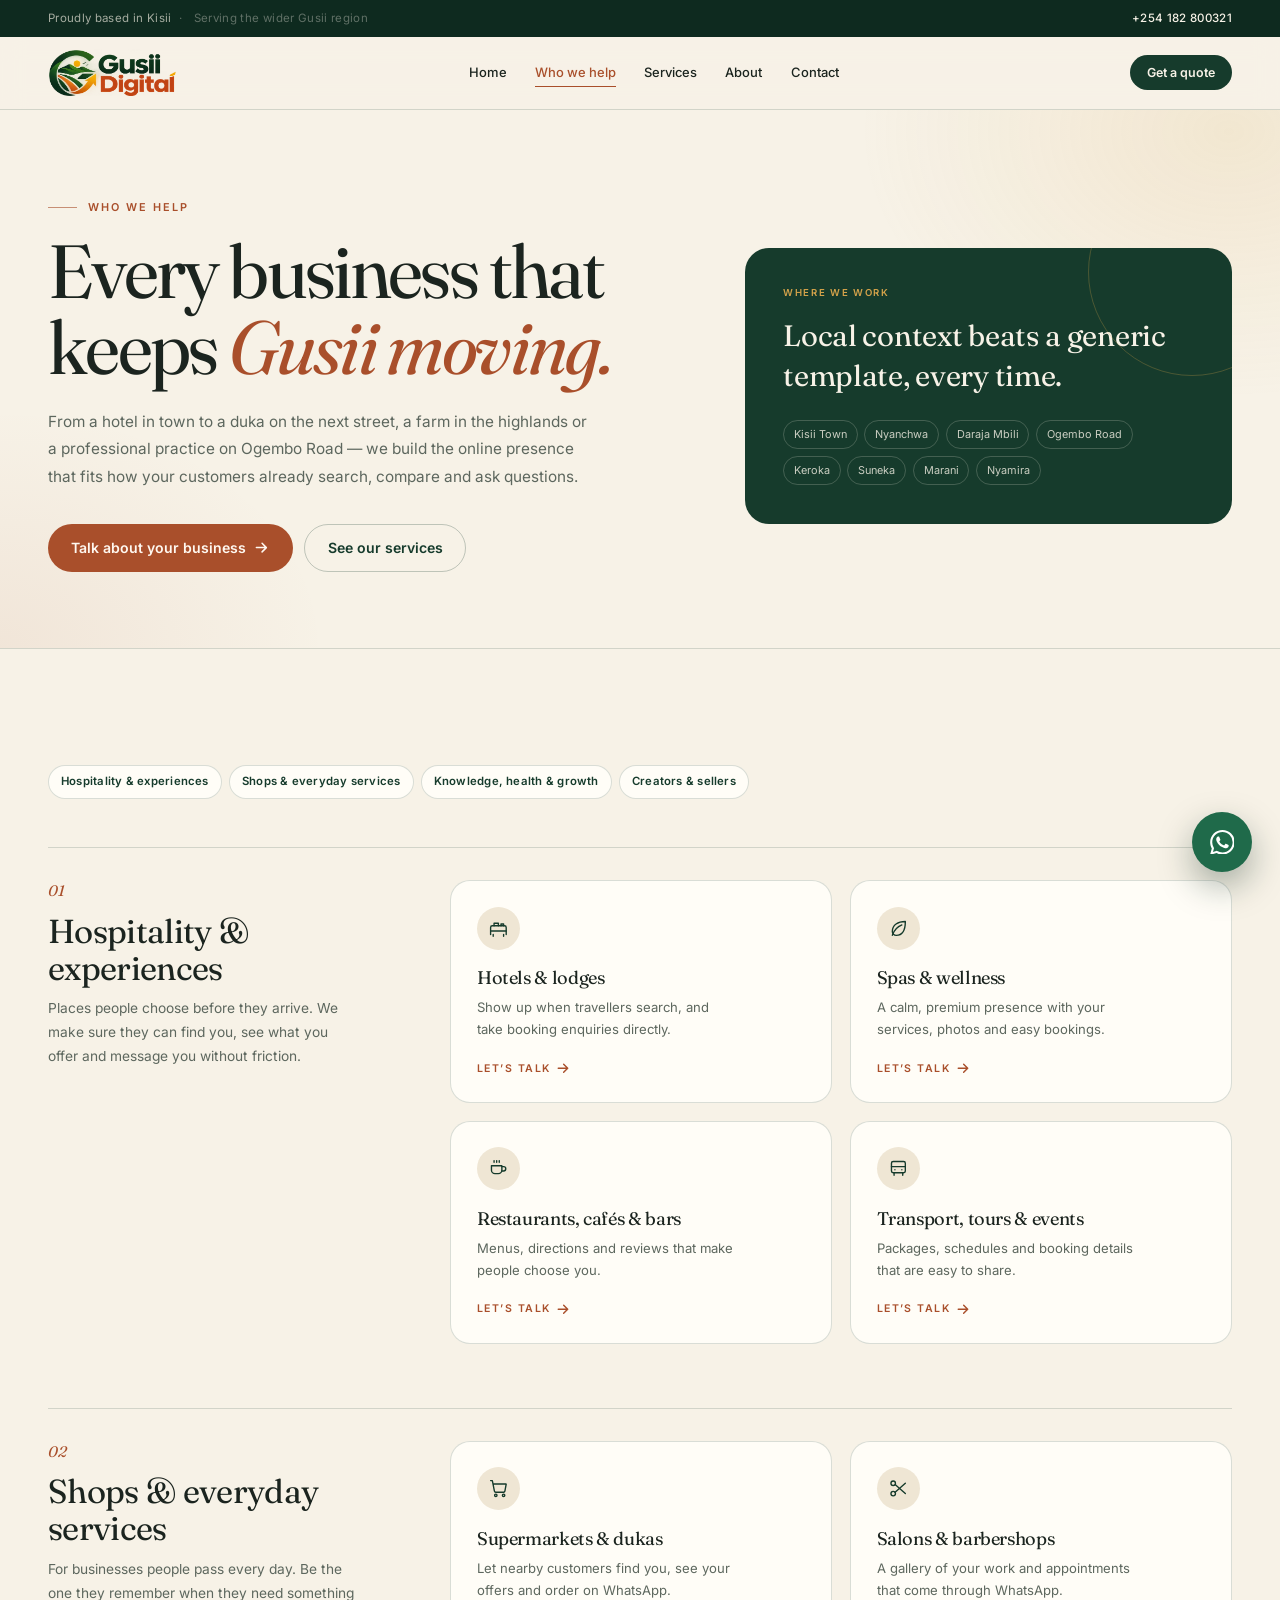
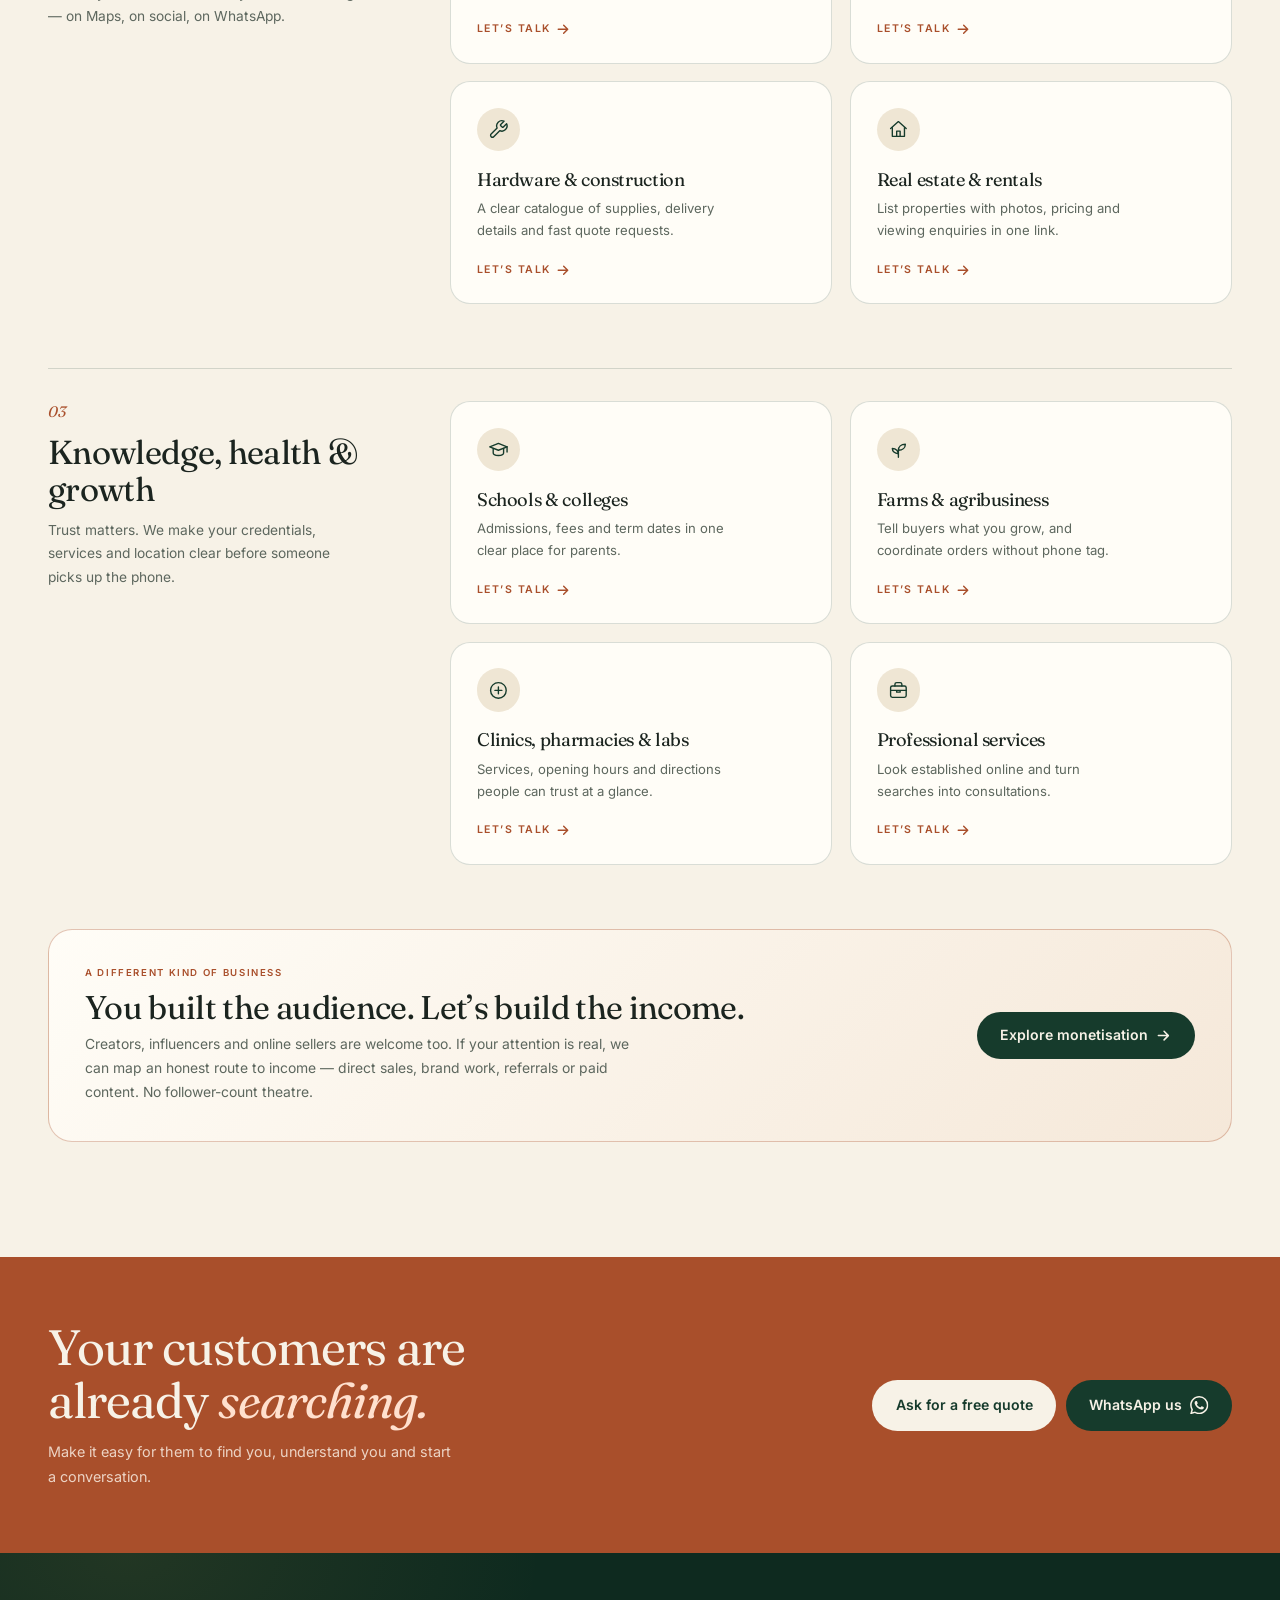
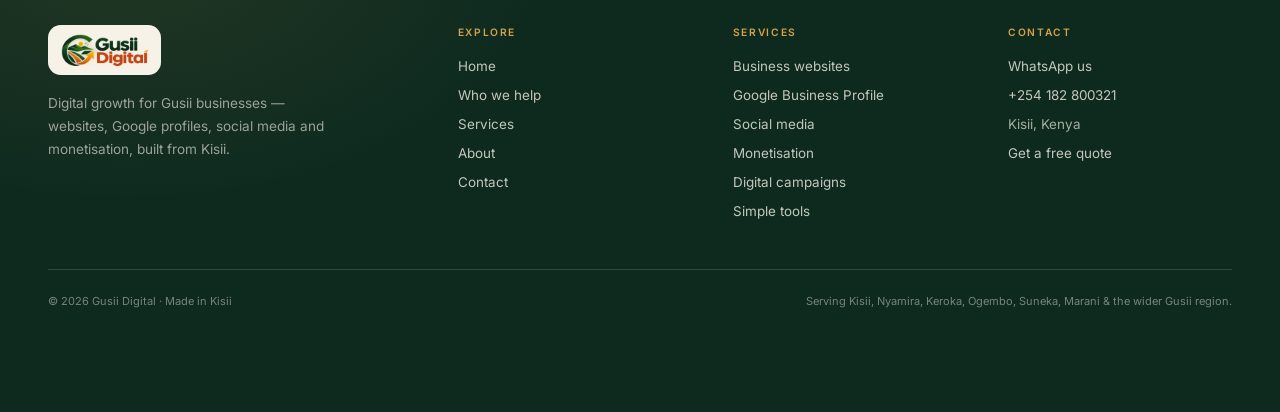
<file: who-we-help.html>
<!doctype html>
<html lang="en">
<head>
  <meta charset="utf-8">
  <meta name="viewport" content="width=device-width, initial-scale=1">
  <title>Who we help — hotels, shops, farms &amp; services | Gusii Digital</title>
  <meta name="description" content="See the Kisii businesses Gusii Digital helps: hotels, spas, salons, dukas, restaurants, schools, farms, hardware, clinics, professional services, property and transport.">
  <link rel="canonical" href="https://benitchris.github.io/Gusii-digital/who-we-help.html">
  <meta name="theme-color" content="#163b2c">

  <meta property="og:type" content="website">
  <meta property="og:site_name" content="Gusii Digital">
  <meta property="og:title" content="Who we help — hotels, shops, farms &amp; services | Gusii Digital">
  <meta property="og:description" content="See the Kisii businesses Gusii Digital helps: hotels, spas, salons, dukas, restaurants, schools, farms, hardware, clinics, professional services, property and transport.">
  <meta property="og:url" content="https://benitchris.github.io/Gusii-digital/who-we-help.html">
  <meta property="og:image" content="https://benitchris.github.io/Gusii-digital/assets/og-image.jpg">
  <meta property="og:image:alt" content="Gusii Digital growth logo on a warm cream background">
  <meta property="og:image:width" content="1200">
  <meta property="og:image:height" content="630">
  <meta name="twitter:card" content="summary_large_image">
  <meta name="twitter:title" content="Who we help — hotels, shops, farms &amp; services | Gusii Digital">
  <meta name="twitter:description" content="See the Kisii businesses Gusii Digital helps: hotels, spas, salons, dukas, restaurants, schools, farms, hardware, clinics, professional services, property and transport.">
  <meta name="twitter:image" content="https://benitchris.github.io/Gusii-digital/assets/og-image.jpg">
  <meta name="twitter:image:alt" content="Gusii Digital growth logo on a warm cream background">

  <link rel="icon" href="assets/favicon.png" sizes="64x64" type="image/png">
  <link rel="apple-touch-icon" href="assets/apple-touch-icon.png">
  <link rel="sitemap" type="application/xml" href="sitemap.xml">
  <link rel="preload" as="image" href="assets/logo.webp" type="image/webp">
  <link rel="preconnect" href="https://fonts.googleapis.com">
  <link rel="preconnect" href="https://fonts.gstatic.com" crossorigin>
  <link href="https://fonts.googleapis.com/css2?family=Fraunces:ital,opsz,wght@0,9..144,300..700;1,9..144,300..700&amp;family=Inter:wght@400;500;600&amp;display=swap" rel="stylesheet">
  <link rel="stylesheet" href="assets/styles.css">
  <script src="assets/main.js" defer></script>

</head>
<body>
  <a class="skip-link" href="#main">Skip to content</a>

  <svg class="sprite" aria-hidden="true" focusable="false" xmlns="http://www.w3.org/2000/svg">
    <symbol id="i-hotel" viewBox="0 0 24 24">
      <path d="M3 19v-8a2 2 0 0 1 2-2h14a2 2 0 0 1 2 2v8"/>
      <path d="M3 15h18M6 19v2M18 19v2M7 9V6h5v3M15 9V7h3v2"/>
    </symbol>
    <symbol id="i-leaf" viewBox="0 0 24 24">
      <path d="M20 4C11.5 4 5 8 5 15.5A4.5 4.5 0 0 0 9.5 20C17 20 20 13.5 20 4Z"/>
      <path d="M5 20c2-6 6-10 11-12"/>
    </symbol>
    <symbol id="i-scissors" viewBox="0 0 24 24">
      <circle cx="6" cy="6" r="2.6"/>
      <circle cx="6" cy="18" r="2.6"/>
      <path d="M8.2 7.6 20 18M20 6 8.2 16.4"/>
    </symbol>
    <symbol id="i-cart" viewBox="0 0 24 24">
      <circle cx="9" cy="20" r="1.4"/>
      <circle cx="18" cy="20" r="1.4"/>
      <path d="M3 3h2l2.4 12.2a1.5 1.5 0 0 0 1.5 1.2h9.1a1.5 1.5 0 0 0 1.5-1.2L21 7H6"/>
    </symbol>
    <symbol id="i-cup" viewBox="0 0 24 24">
      <path d="M4 9h12v5a4 4 0 0 1-4 4H8a4 4 0 0 1-4-4V9Z"/>
      <path d="M16 10h2a2.5 2.5 0 0 1 0 5h-2M7 3v2M10 3v2M13 3v2"/>
    </symbol>
    <symbol id="i-cap" viewBox="0 0 24 24">
      <path d="m2 9 10-4 10 4-10 4L2 9Z"/>
      <path d="M6 11v5.2c0 1.5 2.7 2.8 6 2.8s6-1.3 6-2.8V11M22 9v6"/>
    </symbol>
    <symbol id="i-sprout" viewBox="0 0 24 24">
      <path d="M12 21v-8"/>
      <path d="M12 13c0-4 3-7 8-7 0 4-3 7-8 7Z"/>
      <path d="M12 17c0-3-2.5-6-7-6 0 3 2.5 6 7 6Z"/>
    </symbol>
    <symbol id="i-tool" viewBox="0 0 24 24">
      <path d="M14.7 6.3a1 1 0 0 0 0 1.4l1.6 1.6a1 1 0 0 0 1.4 0l3.77-3.77a6 6 0 0 1-7.94 7.94l-6.91 6.91a2.12 2.12 0 0 1-3-3l6.91-6.91a6 6 0 0 1 7.94-7.94l-3.76 3.76z"/>
    </symbol>
    <symbol id="i-health" viewBox="0 0 24 24">
      <circle cx="12" cy="12" r="9"/>
      <path d="M12 8v8M8 12h8"/>
    </symbol>
    <symbol id="i-briefcase" viewBox="0 0 24 24">
      <rect x="3" y="7" width="18" height="13" rx="2"/>
      <path d="M8 7V5a2 2 0 0 1 2-2h4a2 2 0 0 1 2 2v2M3 12h18M10 12v2h4v-2"/>
    </symbol>
    <symbol id="i-house" viewBox="0 0 24 24">
      <path d="M3 11 12 3l9 8"/>
      <path d="M5 10v10h14V10M10 20v-6h4v6"/>
    </symbol>
    <symbol id="i-bus" viewBox="0 0 24 24">
      <rect x="4" y="4" width="16" height="13" rx="2"/>
      <path d="M4 10h16M7 17v3M17 17v3M8 13.5h.01M16 13.5h.01"/>
    </symbol>
    <symbol id="i-phone" viewBox="0 0 24 24">
      <path d="M22 16.9v3a2 2 0 0 1-2.2 2 19.8 19.8 0 0 1-8.6-3.1 19.5 19.5 0 0 1-6-6A19.8 19.8 0 0 1 2.1 4.2 2 2 0 0 1 4.1 2h3a2 2 0 0 1 2 1.7c.1 1 .4 2 .7 2.9a2 2 0 0 1-.5 2.1L8.1 9.9a16 16 0 0 0 6 6l1.2-1.2a2 2 0 0 1 2.1-.5c.9.3 1.9.6 2.9.7a2 2 0 0 1 1.7 2Z"/>
    </symbol>
    <symbol id="i-pin" viewBox="0 0 24 24">
      <path d="M21 10c0 7-9 12-9 12S3 17 3 10a9 9 0 0 1 18 0Z"/>
      <circle cx="12" cy="10" r="3"/>
    </symbol>
    <symbol id="i-clock" viewBox="0 0 24 24">
      <circle cx="12" cy="12" r="9"/>
      <path d="M12 7v5l3 2"/>
    </symbol>
    <symbol id="i-arrow" viewBox="0 0 16 16">
      <path d="M2.5 8h10M8.5 3.5 13 8l-4.5 4.5"/>
    </symbol>
    <symbol id="i-whatsapp" viewBox="0 0 24 24">
      <path d="M17.472 14.382c-.297-.149-1.758-.867-2.03-.967-.273-.099-.471-.148-.67.15-.197.297-.767.966-.94 1.164-.173.199-.347.223-.644.075-.297-.15-1.255-.463-2.39-1.475-.883-.788-1.48-1.761-1.653-2.059-.173-.297-.018-.458.13-.606.134-.133.298-.347.446-.52.149-.174.198-.298.298-.497.099-.198.05-.371-.025-.52-.075-.149-.669-1.612-.916-2.207-.242-.579-.487-.5-.669-.51-.173-.008-.371-.01-.57-.01-.198 0-.52.074-.792.372-.272.297-1.04 1.016-1.04 2.479 0 1.462 1.065 2.875 1.213 3.074.149.198 2.096 3.2 5.077 4.487.709.306 1.262.489 1.694.625.712.227 1.36.195 1.871.118.571-.085 1.758-.719 2.006-1.413.248-.694.248-1.289.173-1.413-.074-.124-.272-.198-.57-.347m-5.421 7.403h-.004a9.87 9.87 0 0 1-5.031-1.378l-.361-.214-3.741.982.998-3.648-.235-.374a9.86 9.86 0 0 1-1.51-5.26c.001-5.45 4.436-9.884 9.888-9.884 2.64 0 5.122 1.03 6.988 2.898a9.825 9.825 0 0 1 2.893 6.994c-.003 5.45-4.437 9.884-9.885 9.884m8.413-18.297A11.815 11.815 0 0 0 12.05 0C5.495 0 .16 5.335.157 11.892c0 2.096.547 4.142 1.588 5.945L.057 24l6.305-1.654a11.882 11.882 0 0 0 5.683 1.448h.005c6.554 0 11.89-5.335 11.893-11.893a11.821 11.821 0 0 0-3.48-8.413Z"/>
    </symbol>
  </svg>


  <div class="topbar">
    <div class="shell topbar-inner">
      <p>Proudly based in Kisii <span class="topbar-sep" aria-hidden="true">·</span> <span class="topbar-region">Serving the wider Gusii region</span></p>
      <a class="topbar-phone" href="tel:+254182800321">+254 182 800321</a>
    </div>
  </div>

  <header class="site-header" id="top">
    <div class="shell header-inner">
      <a class="brand" href="index.html" aria-label="Gusii Digital — home">
        <img class="brand-logo" src="assets/logo.webp" alt="Gusii Digital" width="480" height="175">
      </a>

      <nav class="nav" id="primary-nav" aria-label="Primary">
        <p class="nav-eyebrow">Menu · Gusii Digital</p>
        <ul class="nav-list">
          <li><span class="nav-index" aria-hidden="true">01</span><a href="index.html">Home</a></li>
          <li><span class="nav-index" aria-hidden="true">02</span><a href="who-we-help.html" aria-current="page">Who we help</a></li>
          <li><span class="nav-index" aria-hidden="true">03</span><a href="services.html">Services</a></li>
          <li><span class="nav-index" aria-hidden="true">04</span><a href="about.html">About</a></li>
          <li><span class="nav-index" aria-hidden="true">05</span><a href="contact.html">Contact</a></li>
        </ul>
        <div class="nav-foot">
          <p class="nav-foot-label">Start a conversation</p>
          <a class="btn btn-accent" href="https://wa.me/254182800321?text=Hi%20Gusii%20Digital%2C%20I%27d%20like%20a%20free%20quote%20for%20my%20business." target="_blank" rel="noopener">Ask for a free quote</a>
          <div class="nav-foot-meta">
            <a href="https://wa.me/254182800321?text=Hi%20Gusii%20Digital%2C%20I%27d%20like%20to%20talk%20about%20my%20business." target="_blank" rel="noopener">WhatsApp · +254 182 800321</a>
            <a href="tel:+254182800321">Call · +254 182 800321</a>
            <p>Kisii, Kenya · serving the wider Gusii region</p>
          </div>
        </div>
      </nav>

      <div class="header-actions">
        <a class="btn btn-solid btn-small header-cta" href="https://wa.me/254182800321?text=Hi%20Gusii%20Digital%2C%20I%27d%20like%20a%20free%20quote%20for%20my%20business." target="_blank" rel="noopener">Get a quote</a>
        <button class="nav-toggle" type="button" aria-expanded="false" aria-controls="primary-nav" aria-label="Open menu">
          <span class="nav-toggle-bars" aria-hidden="true"><i></i><i></i></span>
        </button>
      </div>
    </div>
  </header>

  
  <main id="main">
    <section class="page-hero">
      <div class="shell page-hero-grid">
        <div>
          <p class="eyebrow"><span class="eyebrow-line"></span>Who we help</p>
          <h1>Every business that keeps <em>Gusii moving.</em></h1>
          <p class="page-lede">From a hotel in town to a duka on the next street, a farm in the highlands or a professional practice on Ogembo Road — we build the online presence that fits how your customers already search, compare and ask questions.</p>
          <div class="hero-actions">
            <a class="btn btn-accent" href="https://wa.me/254182800321?text=Hi%20Gusii%20Digital%2C%20I%27d%20like%20to%20talk%20about%20my%20business." target="_blank" rel="noopener">Talk about your business <svg class="arrow-icon" aria-hidden="true"><use href="#i-arrow"></use></svg></a>
            <a class="btn btn-outline" href="services.html">See our services</a>
          </div>
        </div>

        <aside class="page-hero-card">
          <p class="page-card-kicker">Where we work</p>
          <blockquote>Local context beats a generic template, every time.</blockquote>
          <ul class="area-tags" aria-label="Areas we serve">
            <li>Kisii Town</li><li>Nyanchwa</li><li>Daraja Mbili</li><li>Ogembo Road</li><li>Keroka</li><li>Suneka</li><li>Marani</li><li>Nyamira</li>
          </ul>
        </aside>
      </div>
    </section>

    <section class="section businesses">
      <div class="shell">
        <ul class="anchor-nav" aria-label="Business groups on this page">
          <li><a href="#hospitality">Hospitality &amp; experiences</a></li>
          <li><a href="#shops">Shops &amp; everyday services</a></li>
          <li><a href="#learning">Knowledge, health &amp; growth</a></li>
          <li><a href="#creators">Creators &amp; sellers</a></li>
        </ul>

        <div class="biz-groups">
          <article class="biz-group" id="hospitality">
            <div class="biz-group-head" data-reveal>
              <span class="group-index">01</span>
              <h2>Hospitality &amp; experiences</h2>
              <p>Places people choose before they arrive. We make sure they can find you, see what you offer and message you without friction.</p>
            </div>
            <div class="biz-grid">
              <a class="biz-card" href="https://wa.me/254182800321?text=Hi%20Gusii%20Digital%2C%20I%20run%20a%20hotel%20or%20lodge%20and%20I%27d%20like%20help%20getting%20found%20online." target="_blank" rel="noopener" data-reveal>
                <span class="biz-icon"><svg aria-hidden="true"><use href="#i-hotel"></use></svg></span>
                <h3>Hotels &amp; lodges</h3>
                <p>Show up when travellers search, and take booking enquiries directly.</p>
                <span class="card-cta">Let’s talk <svg class="arrow-icon" aria-hidden="true"><use href="#i-arrow"></use></svg></span>
              </a>
              <a class="biz-card" href="https://wa.me/254182800321?text=Hi%20Gusii%20Digital%2C%20I%20run%20a%20spa%20or%20wellness%20business%20and%20I%27d%20like%20help%20getting%20found%20online." target="_blank" rel="noopener" data-reveal>
                <span class="biz-icon"><svg aria-hidden="true"><use href="#i-leaf"></use></svg></span>
                <h3>Spas &amp; wellness</h3>
                <p>A calm, premium presence with your services, photos and easy bookings.</p>
                <span class="card-cta">Let’s talk <svg class="arrow-icon" aria-hidden="true"><use href="#i-arrow"></use></svg></span>
              </a>
              <a class="biz-card" href="https://wa.me/254182800321?text=Hi%20Gusii%20Digital%2C%20I%20run%20a%20restaurant%2C%20cafe%20or%20bar%20and%20I%27d%20like%20help%20getting%20found%20online." target="_blank" rel="noopener" data-reveal>
                <span class="biz-icon"><svg aria-hidden="true"><use href="#i-cup"></use></svg></span>
                <h3>Restaurants, cafés &amp; bars</h3>
                <p>Menus, directions and reviews that make people choose you.</p>
                <span class="card-cta">Let’s talk <svg class="arrow-icon" aria-hidden="true"><use href="#i-arrow"></use></svg></span>
              </a>
              <a class="biz-card" href="https://wa.me/254182800321?text=Hi%20Gusii%20Digital%2C%20I%20run%20a%20transport%2C%20tours%20or%20events%20business%20and%20I%27d%20like%20help%20getting%20found%20online." target="_blank" rel="noopener" data-reveal>
                <span class="biz-icon"><svg aria-hidden="true"><use href="#i-bus"></use></svg></span>
                <h3>Transport, tours &amp; events</h3>
                <p>Packages, schedules and booking details that are easy to share.</p>
                <span class="card-cta">Let’s talk <svg class="arrow-icon" aria-hidden="true"><use href="#i-arrow"></use></svg></span>
              </a>
            </div>
          </article>

          <article class="biz-group" id="shops">
            <div class="biz-group-head" data-reveal>
              <span class="group-index">02</span>
              <h2>Shops &amp; everyday services</h2>
              <p>For businesses people pass every day. Be the one they remember when they need something — on Maps, on social, on WhatsApp.</p>
            </div>
            <div class="biz-grid">
              <a class="biz-card" href="https://wa.me/254182800321?text=Hi%20Gusii%20Digital%2C%20I%20run%20a%20supermarket%20or%20duka%20and%20I%27d%20like%20help%20getting%20found%20online." target="_blank" rel="noopener" data-reveal>
                <span class="biz-icon"><svg aria-hidden="true"><use href="#i-cart"></use></svg></span>
                <h3>Supermarkets &amp; dukas</h3>
                <p>Let nearby customers find you, see your offers and order on WhatsApp.</p>
                <span class="card-cta">Let’s talk <svg class="arrow-icon" aria-hidden="true"><use href="#i-arrow"></use></svg></span>
              </a>
              <a class="biz-card" href="https://wa.me/254182800321?text=Hi%20Gusii%20Digital%2C%20I%20run%20a%20salon%20or%20barbershop%20and%20I%27d%20like%20help%20getting%20found%20online." target="_blank" rel="noopener" data-reveal>
                <span class="biz-icon"><svg aria-hidden="true"><use href="#i-scissors"></use></svg></span>
                <h3>Salons &amp; barbershops</h3>
                <p>A gallery of your work and appointments that come through WhatsApp.</p>
                <span class="card-cta">Let’s talk <svg class="arrow-icon" aria-hidden="true"><use href="#i-arrow"></use></svg></span>
              </a>
              <a class="biz-card" href="https://wa.me/254182800321?text=Hi%20Gusii%20Digital%2C%20I%20run%20a%20hardware%20or%20construction%20business%20and%20I%27d%20like%20help%20getting%20found%20online." target="_blank" rel="noopener" data-reveal>
                <span class="biz-icon"><svg aria-hidden="true"><use href="#i-tool"></use></svg></span>
                <h3>Hardware &amp; construction</h3>
                <p>A clear catalogue of supplies, delivery details and fast quote requests.</p>
                <span class="card-cta">Let’s talk <svg class="arrow-icon" aria-hidden="true"><use href="#i-arrow"></use></svg></span>
              </a>
              <a class="biz-card" href="https://wa.me/254182800321?text=Hi%20Gusii%20Digital%2C%20I%20run%20a%20real%20estate%20or%20rental%20business%20and%20I%27d%20like%20help%20getting%20found%20online." target="_blank" rel="noopener" data-reveal>
                <span class="biz-icon"><svg aria-hidden="true"><use href="#i-house"></use></svg></span>
                <h3>Real estate &amp; rentals</h3>
                <p>List properties with photos, pricing and viewing enquiries in one link.</p>
                <span class="card-cta">Let’s talk <svg class="arrow-icon" aria-hidden="true"><use href="#i-arrow"></use></svg></span>
              </a>
            </div>
          </article>

          <article class="biz-group" id="learning">
            <div class="biz-group-head" data-reveal>
              <span class="group-index">03</span>
              <h2>Knowledge, health &amp; growth</h2>
              <p>Trust matters. We make your credentials, services and location clear before someone picks up the phone.</p>
            </div>
            <div class="biz-grid">
              <a class="biz-card" href="https://wa.me/254182800321?text=Hi%20Gusii%20Digital%2C%20I%20run%20a%20school%20or%20college%20and%20I%27d%20like%20help%20getting%20found%20online." target="_blank" rel="noopener" data-reveal>
                <span class="biz-icon"><svg aria-hidden="true"><use href="#i-cap"></use></svg></span>
                <h3>Schools &amp; colleges</h3>
                <p>Admissions, fees and term dates in one clear place for parents.</p>
                <span class="card-cta">Let’s talk <svg class="arrow-icon" aria-hidden="true"><use href="#i-arrow"></use></svg></span>
              </a>
              <a class="biz-card" href="https://wa.me/254182800321?text=Hi%20Gusii%20Digital%2C%20I%20run%20a%20farm%20or%20agribusiness%20and%20I%27d%20like%20help%20getting%20found%20online." target="_blank" rel="noopener" data-reveal>
                <span class="biz-icon"><svg aria-hidden="true"><use href="#i-sprout"></use></svg></span>
                <h3>Farms &amp; agribusiness</h3>
                <p>Tell buyers what you grow, and coordinate orders without phone tag.</p>
                <span class="card-cta">Let’s talk <svg class="arrow-icon" aria-hidden="true"><use href="#i-arrow"></use></svg></span>
              </a>
              <a class="biz-card" href="https://wa.me/254182800321?text=Hi%20Gusii%20Digital%2C%20I%20run%20a%20clinic%2C%20pharmacy%20or%20lab%20and%20I%27d%20like%20help%20getting%20found%20online." target="_blank" rel="noopener" data-reveal>
                <span class="biz-icon"><svg aria-hidden="true"><use href="#i-health"></use></svg></span>
                <h3>Clinics, pharmacies &amp; labs</h3>
                <p>Services, opening hours and directions people can trust at a glance.</p>
                <span class="card-cta">Let’s talk <svg class="arrow-icon" aria-hidden="true"><use href="#i-arrow"></use></svg></span>
              </a>
              <a class="biz-card" href="https://wa.me/254182800321?text=Hi%20Gusii%20Digital%2C%20I%20run%20a%20professional%20service%20business%20and%20I%27d%20like%20help%20getting%20found%20online." target="_blank" rel="noopener" data-reveal>
                <span class="biz-icon"><svg aria-hidden="true"><use href="#i-briefcase"></use></svg></span>
                <h3>Professional services</h3>
                <p>Look established online and turn searches into consultations.</p>
                <span class="card-cta">Let’s talk <svg class="arrow-icon" aria-hidden="true"><use href="#i-arrow"></use></svg></span>
              </a>
            </div>
          </article>
        </div>

        <aside class="creator-note" id="creators" data-reveal>
          <div>
            <p class="page-card-kicker">A different kind of business</p>
            <h2>You built the audience. Let’s build the income.</h2>
            <p>Creators, influencers and online sellers are welcome too. If your attention is real, we can map an honest route to income — direct sales, brand work, referrals or paid content. No follower-count theatre.</p>
          </div>
          <a class="btn btn-solid" href="services.html#monetisation">Explore monetisation <svg class="arrow-icon" aria-hidden="true"><use href="#i-arrow"></use></svg></a>
        </aside>
      </div>
    </section>

    <section class="cta-band">
      <div class="shell">
        <div>
          <h2>Your customers are already <em>searching.</em></h2>
          <p>Make it easy for them to find you, understand you and start a conversation.</p>
        </div>
        <div class="cta-band-actions">
          <a class="btn btn-light" href="contact.html">Ask for a free quote</a>
          <a class="btn btn-solid" href="https://wa.me/254182800321?text=Hi%20Gusii%20Digital%2C%20I%27d%20like%20to%20talk%20about%20my%20business." target="_blank" rel="noopener">WhatsApp us <svg class="wa-icon" aria-hidden="true"><use href="#i-whatsapp"></use></svg></a>
        </div>
      </div>
    </section>
  </main>


  <footer class="site-footer">
    <div class="shell footer-grid">
      <div class="footer-brand">
        <a class="footer-logo" href="index.html" aria-label="Gusii Digital — home">
          <img src="assets/logo.webp" alt="Gusii Digital" width="480" height="175">
        </a>
        <p>Digital growth for Gusii businesses — websites, Google profiles, social media and monetisation, built from Kisii.</p>
      </div>

      <nav class="footer-col" aria-label="Explore">
        <h3>Explore</h3>
        <ul>
          <li><a href="index.html">Home</a></li>
          <li><a href="who-we-help.html">Who we help</a></li>
          <li><a href="services.html">Services</a></li>
          <li><a href="about.html">About</a></li>
          <li><a href="contact.html">Contact</a></li>
        </ul>
      </nav>

      <div class="footer-col">
        <h3>Services</h3>
        <ul>
          <li><a href="services.html#websites">Business websites</a></li>
          <li><a href="services.html#google-profile">Google Business Profile</a></li>
          <li><a href="services.html#social">Social media</a></li>
          <li><a href="services.html#monetisation">Monetisation</a></li>
          <li><a href="services.html#campaigns">Digital campaigns</a></li>
          <li><a href="services.html#tools">Simple tools</a></li>
        </ul>
      </div>

      <div class="footer-col">
        <h3>Contact</h3>
        <ul>
          <li><a href="https://wa.me/254182800321?text=Hi%20Gusii%20Digital%2C%20I%27d%20like%20to%20talk%20about%20my%20business." target="_blank" rel="noopener">WhatsApp us</a></li>
          <li><a href="tel:+254182800321">+254 182 800321</a></li>
          <li>Kisii, Kenya</li>
          <li><a href="contact.html">Get a free quote</a></li>
        </ul>
      </div>
    </div>

    <div class="shell footer-bottom">
      <p>© <span id="year">2026</span> Gusii Digital · Made in Kisii</p>
      <p>Serving Kisii, Nyamira, Keroka, Ogembo, Suneka, Marani &amp; the wider Gusii region.</p>
    </div>
  </footer>

  <a class="wa-fab" href="https://wa.me/254182800321?text=Hi%20Gusii%20Digital%2C%20I%27d%20like%20to%20talk%20about%20my%20business." target="_blank" rel="noopener" aria-label="Chat with Gusii Digital on WhatsApp" title="Chat on WhatsApp">
    <svg class="wa-icon" aria-hidden="true"><use href="#i-whatsapp"></use></svg>
    <span>WhatsApp us</span>
  </a>

</body>
</html>
</file>
<file: assets/styles.css>
:root {
  --forest: #163b2c;
  --forest-deep: #0e2a1f;
  --moss: #3c6650;
  --cream: #f7f2e7;
  --cream-soft: #fffdf7;
  --sand: #efe6d4;
  --ink: #1b241f;
  --muted: #5d675e;
  --terracotta: #a94f2b;
  --terracotta-deep: #8c3f21;
  --gold: #d3a24a;
  --accent-warm: #e2a37a;
  --line: rgba(22, 59, 44, 0.16);
  --line-light: rgba(247, 242, 231, 0.2);
  --serif: "Fraunces", "Iowan Old Style", "Palatino Linotype", Palatino, Georgia, serif;
  --sans: "Inter", ui-sans-serif, system-ui, -apple-system, "Segoe UI", Helvetica, Arial, sans-serif;
  --gutter: clamp(1.25rem, 4vw, 3rem);
  --max: 1200px;
  --radius: 1.25rem;
  --section-y: clamp(4.5rem, 9vw, 7.5rem);
}

*,
*::before,
*::after {
  box-sizing: border-box;
}

html {
  scroll-behavior: smooth;
  scroll-padding-top: 6rem;
  -webkit-text-size-adjust: 100%;
}

body {
  margin: 0;
  background: var(--cream);
  color: var(--ink);
  font-family: var(--sans);
  font-size: 16px;
  line-height: 1.5;
  -webkit-font-smoothing: antialiased;
  overflow-x: hidden;
}

img {
  max-width: 100%;
}

a {
  color: inherit;
}

.sprite {
  position: absolute;
  width: 0;
  height: 0;
  overflow: hidden;
}

.shell {
  width: min(calc(100% - (var(--gutter) * 2)), var(--max));
  margin-inline: auto;
}

.skip-link {
  position: absolute;
  left: -999px;
  top: 1rem;
  z-index: 200;
  background: var(--forest);
  color: var(--cream);
  padding: 0.65rem 1rem;
  border-radius: 0.4rem;
}

.skip-link:focus {
  left: 1rem;
}

::selection {
  background: var(--terracotta);
  color: var(--cream);
}

a:focus-visible,
button:focus-visible,
summary:focus-visible {
  outline: 2px solid var(--terracotta);
  outline-offset: 3px;
}

.hero a:focus-visible,
.process a:focus-visible,
.site-footer a:focus-visible,
.contact-card a:focus-visible {
  outline-color: var(--gold);
}

h1,
h2,
h3 {
  font-family: var(--serif);
  font-weight: 400;
  letter-spacing: -0.02em;
}

h2 {
  margin: 0;
  font-size: clamp(2.1rem, 4vw, 3.4rem);
  line-height: 1.06;
  max-width: 18ch;
}

h2 em {
  font-style: italic;
  color: var(--terracotta);
}

.eyebrow {
  display: flex;
  align-items: center;
  gap: 0.7rem;
  margin: 0 0 1.1rem;
  font-size: 0.68rem;
  font-weight: 600;
  letter-spacing: 0.18em;
  text-transform: uppercase;
  color: var(--terracotta);
}

.eyebrow-line {
  width: 1.8rem;
  height: 1px;
  background: currentColor;
  opacity: 0.6;
}

.eyebrow-light {
  color: var(--gold);
}

.section {
  padding: var(--section-y) 0;
  position: relative;
}

.section-head {
  display: grid;
  grid-template-columns: minmax(0, 1.1fr) minmax(0, 0.9fr);
  gap: clamp(2rem, 5vw, 4rem);
  align-items: end;
  margin-bottom: clamp(2.5rem, 5vw, 3.75rem);
}

.section-intro {
  margin: 0;
  max-width: 46ch;
  color: var(--muted);
  font-size: 1rem;
  line-height: 1.8;
}

.intro-light {
  color: rgba(247, 242, 231, 0.7);
}

/* Buttons */
.btn {
  display: inline-flex;
  align-items: center;
  justify-content: center;
  gap: 0.5rem;
  padding: 0.95rem 1.4rem;
  border: 1px solid transparent;
  border-radius: 999px;
  font-family: var(--sans);
  font-size: 0.88rem;
  font-weight: 600;
  line-height: 1;
  text-decoration: none;
  cursor: pointer;
  transition: background-color 0.25s ease, color 0.25s ease, border-color 0.25s ease, transform 0.25s ease;
}

.btn .arrow-icon {
  width: 0.95rem;
  height: 0.95rem;
}

.btn-accent {
  background: var(--terracotta);
  color: #fff8f0;
}

.btn-accent:hover {
  background: var(--terracotta-deep);
  transform: translateY(-1px);
}

.btn-solid {
  background: var(--forest);
  color: var(--cream);
}

.btn-solid:hover {
  background: var(--forest-deep);
}

.btn-ghost {
  background: transparent;
  color: var(--cream);
  border-color: rgba(247, 242, 231, 0.35);
}

.btn-ghost:hover {
  background: rgba(247, 242, 231, 0.08);
  border-color: rgba(247, 242, 231, 0.6);
}

.btn-light {
  background: var(--cream);
  color: var(--forest);
}

.btn-light:hover {
  background: #fffdf6;
}

.btn-outline {
  background: transparent;
  color: var(--forest);
  border-color: rgba(22, 59, 44, 0.25);
}

.btn-outline:hover {
  color: var(--terracotta);
  border-color: rgba(169, 79, 43, 0.55);
}

.btn-small {
  padding: 0.65rem 1rem;
  font-size: 0.78rem;
}

.arrow-icon {
  width: 1em;
  height: 1em;
  fill: none;
  stroke: currentColor;
  stroke-width: 1.6;
  stroke-linecap: round;
  stroke-linejoin: round;
}

.wa-icon {
  width: 1.15rem;
  height: 1.15rem;
  fill: currentColor;
}

/* Top bar */
.topbar {
  background: var(--forest-deep);
  color: rgba(247, 242, 231, 0.65);
  font-size: 0.72rem;
  letter-spacing: 0.03em;
}

.topbar-inner {
  display: flex;
  align-items: center;
  justify-content: space-between;
  gap: 1rem;
  min-height: 2.3rem;
  padding-block: 0.5rem;
}

.topbar p {
  margin: 0;
}

.topbar p span {
  margin-inline: 0.25rem;
  color: rgba(247, 242, 231, 0.35);
}

.topbar-phone {
  color: var(--cream);
  text-decoration: none;
  font-weight: 500;
  white-space: nowrap;
}

.topbar-phone:hover {
  color: var(--gold);
}

/* Header */
.site-header {
  position: sticky;
  top: 0;
  z-index: 100;
  background: rgba(247, 242, 231, 0.93);
  border-bottom: 1px solid var(--line);
  backdrop-filter: blur(12px);
  -webkit-backdrop-filter: blur(12px);
  transition: box-shadow 0.25s ease;
}

.site-header.is-scrolled {
  box-shadow: 0 10px 30px rgba(22, 59, 44, 0.08);
}

.header-inner {
  display: flex;
  align-items: center;
  justify-content: space-between;
  gap: 2rem;
  min-height: 4.5rem;
}

.brand {
  display: inline-flex;
  align-items: center;
  gap: 0.7rem;
  text-decoration: none;
  flex: none;
}

.brand-logo {
  display: block;
  width: auto;
  height: clamp(2.45rem, 4vw, 2.95rem);
}

.brand-mark {
  width: 2.35rem;
  height: 2.35rem;
  flex: none;
}

.brand-name {
  font-family: var(--serif);
  font-size: 1.3rem;
  font-weight: 600;
  letter-spacing: -0.02em;
  line-height: 1;
  color: var(--forest);
}

.brand-name em {
  font-style: italic;
  font-weight: 400;
  color: var(--terracotta);
}

.nav {
  display: flex;
  align-items: center;
}

.nav-eyebrow,
.nav-foot {
  display: none;
}

.nav-list {
  display: flex;
  align-items: center;
  gap: clamp(1rem, 2.2vw, 1.8rem);
  margin: 0;
  padding: 0;
  list-style: none;
}

.nav-index {
  display: none;
}

.nav-list a {
  position: relative;
  display: inline-block;
  padding: 0.3rem 0;
  font-size: 0.81rem;
  font-weight: 500;
  text-decoration: none;
  color: var(--ink);
  white-space: nowrap;
}

.nav-list a::after {
  content: "";
  position: absolute;
  left: 0;
  right: 100%;
  bottom: 0;
  height: 1px;
  background: var(--terracotta);
  transition: right 0.25s ease;
}

.nav-list a:hover::after,
.nav-list a:focus-visible::after,
.nav-list a[aria-current="page"]::after {
  right: 0;
}

.nav-list a[aria-current="page"] {
  color: var(--terracotta);
}

.header-actions {
  display: flex;
  align-items: center;
  gap: 0.6rem;
  flex: none;
}

.site-header .brand,
.site-header .header-actions {
  position: relative;
  z-index: 95;
}

.nav-toggle {
  display: none;
  align-items: center;
  justify-content: center;
  width: 2.6rem;
  height: 2.6rem;
  padding: 0;
  border: 1px solid var(--line);
  border-radius: 50%;
  background: transparent;
  cursor: pointer;
}

.nav-toggle-bars {
  display: grid;
  gap: 5px;
  width: 1.05rem;
}

.nav-toggle-bars i {
  display: block;
  height: 1.5px;
  background: var(--forest);
  transition: transform 0.25s ease;
}

.site-header.nav-open .nav-toggle-bars i:first-child {
  transform: translateY(3.25px) rotate(45deg);
}

.site-header.nav-open .nav-toggle-bars i:last-child {
  transform: translateY(-3.25px) rotate(-45deg);
}

/* Hero */
.hero {
  position: relative;
  overflow: hidden;
  padding: clamp(3.5rem, 6vw, 5.5rem) 0 clamp(4rem, 7vw, 6rem);
  background: var(--forest);
  color: var(--cream);
}

.hero::before {
  content: "";
  position: absolute;
  inset: 0;
  pointer-events: none;
  background:
    radial-gradient(55rem 40rem at 88% 4%, rgba(211, 162, 74, 0.16), transparent 62%),
    radial-gradient(42rem 32rem at 2% 100%, rgba(169, 79, 43, 0.2), transparent 66%);
}

.hero::after {
  content: "";
  position: absolute;
  inset: 0;
  pointer-events: none;
  opacity: 0.5;
  background-image: linear-gradient(rgba(247, 242, 231, 0.045) 1px, transparent 1px);
  background-size: 100% 4.5rem;
  mask-image: linear-gradient(to bottom, transparent, #000 40%, #000 70%, transparent);
  -webkit-mask-image: linear-gradient(to bottom, transparent, #000 40%, #000 70%, transparent);
}

.hero-grid {
  position: relative;
  z-index: 1;
  display: grid;
  grid-template-columns: minmax(0, 1.1fr) minmax(0, 0.9fr);
  gap: clamp(2.5rem, 6vw, 6rem);
  align-items: center;
}

.hero h1 {
  margin: 0;
  font-size: clamp(2.9rem, 5.8vw, 5.2rem);
  line-height: 0.99;
  letter-spacing: -0.035em;
  color: var(--cream);
  text-wrap: balance;
}

.hero h1 em {
  display: block;
  font-style: italic;
  color: var(--accent-warm);
}

.hero-lede {
  margin: 1.6rem 0 0;
  max-width: 52ch;
  font-size: clamp(1rem, 1.3vw, 1.08rem);
  line-height: 1.75;
  color: rgba(247, 242, 231, 0.78);
}

.hero-actions {
  display: flex;
  flex-wrap: wrap;
  gap: 0.7rem;
  margin-top: 2.1rem;
}

.hero-trust {
  display: flex;
  flex-wrap: wrap;
  gap: 0.5rem;
  margin: 2.5rem 0 0;
  padding: 0;
  list-style: none;
}

.hero-trust li {
  padding: 0.42rem 0.7rem;
  border: 1px solid rgba(247, 242, 231, 0.18);
  border-radius: 999px;
  font-size: 0.66rem;
  font-weight: 500;
  letter-spacing: 0.08em;
  text-transform: uppercase;
  color: rgba(247, 242, 231, 0.68);
}

.hero-visual {
  margin: 0;
  position: relative;
}

.hero-image-wrap {
  position: relative;
  overflow: hidden;
  border: 1px solid rgba(247, 242, 231, 0.22);
  border-radius: 1.75rem;
  box-shadow: 0 40px 80px rgba(0, 0, 0, 0.35);
}

.hero-image-wrap::after {
  content: "";
  position: absolute;
  inset: 0.6rem;
  border: 1px solid rgba(247, 242, 231, 0.2);
  border-radius: 1.25rem;
  pointer-events: none;
}

.hero-image-wrap img {
  display: block;
  width: 100%;
  height: clamp(26rem, 46vw, 34rem);
  object-fit: cover;
}

.hero-visual figcaption {
  display: flex;
  justify-content: space-between;
  align-items: baseline;
  gap: 1rem;
  margin-top: 1rem;
  font-size: 0.64rem;
  font-weight: 500;
  letter-spacing: 0.14em;
  text-transform: uppercase;
  color: rgba(247, 242, 231, 0.5);
}

.hero-visual figcaption span {
  color: var(--gold);
}

/* Businesses */
.businesses {
  background: var(--cream);
}

.biz-grid {
  display: grid;
  grid-template-columns: repeat(3, minmax(0, 1fr));
  gap: clamp(0.8rem, 1.4vw, 1.1rem);
}

.biz-card {
  display: flex;
  flex-direction: column;
  min-height: 14.5rem;
  padding: clamp(1.25rem, 2vw, 1.6rem);
  background: var(--cream-soft);
  border: 1px solid var(--line);
  border-radius: var(--radius);
  color: var(--ink);
  text-decoration: none;
  transition: transform 0.3s ease, border-color 0.3s ease, box-shadow 0.3s ease;
}

.biz-card:hover {
  transform: translateY(-3px);
  border-color: rgba(169, 79, 43, 0.45);
  box-shadow: 0 18px 40px rgba(22, 59, 44, 0.09);
}

.biz-icon {
  display: grid;
  place-items: center;
  width: 2.7rem;
  height: 2.7rem;
  margin-bottom: 1.1rem;
  border-radius: 50%;
  background: var(--sand);
  color: var(--forest);
  transition: background-color 0.3s ease, color 0.3s ease;
}

.biz-icon svg {
  width: 1.3rem;
  height: 1.3rem;
  fill: none;
  stroke: currentColor;
  stroke-width: 1.6;
  stroke-linecap: round;
  stroke-linejoin: round;
}

.biz-card:hover .biz-icon {
  background: var(--terracotta);
  color: var(--cream);
}

.biz-card h3 {
  margin: 0 0 0.5rem;
  font-size: 1.28rem;
  line-height: 1.2;
}

.biz-card p {
  margin: 0 0 1.25rem;
  max-width: 32ch;
  font-size: 0.86rem;
  line-height: 1.65;
  color: var(--muted);
}

.card-cta {
  display: inline-flex;
  align-items: center;
  gap: 0.35rem;
  margin-top: auto;
  font-size: 0.66rem;
  font-weight: 600;
  letter-spacing: 0.14em;
  text-transform: uppercase;
  color: var(--terracotta);
}

.card-cta .arrow-icon {
  width: 0.9rem;
  height: 0.9rem;
  transition: transform 0.25s ease;
}

.biz-card:hover .card-cta .arrow-icon {
  transform: translateX(3px);
}

.biz-note {
  margin: 2.25rem 0 0;
  text-align: center;
  font-size: 0.9rem;
  color: var(--muted);
}

.biz-note a {
  color: var(--forest);
  font-weight: 600;
  text-decoration-color: var(--terracotta);
  text-underline-offset: 3px;
}

/* Services */
.services {
  background: var(--sand);
  border-top: 1px solid var(--line);
  border-bottom: 1px solid var(--line);
}

.services-grid {
  display: grid;
  grid-template-columns: minmax(0, 0.85fr) minmax(0, 1.15fr);
  gap: clamp(2.5rem, 6vw, 6rem);
  align-items: start;
}

.services-intro .section-intro {
  margin-top: 1.25rem;
}

.text-link {
  display: inline-flex;
  align-items: center;
  gap: 0.45rem;
  margin-top: 1.75rem;
  padding-bottom: 0.25rem;
  border-bottom: 1px solid rgba(22, 59, 44, 0.3);
  font-size: 0.9rem;
  font-weight: 600;
  color: var(--forest);
  text-decoration: none;
}

.text-link:hover {
  color: var(--terracotta);
  border-color: rgba(169, 79, 43, 0.5);
}

.text-link .arrow-icon {
  width: 0.9rem;
  height: 0.9rem;
}

.service-list {
  margin: 0;
  padding: 0;
  list-style: none;
  border-top: 1px solid var(--line);
}

.service-list > li {
  display: grid;
  grid-template-columns: 2.75rem minmax(0, 1fr);
  gap: 0.5rem;
  padding: 1.6rem 0;
  border-bottom: 1px solid var(--line);
}

.service-num {
  font-family: var(--serif);
  font-style: italic;
  font-size: 1rem;
  line-height: 1.5;
  color: var(--terracotta);
}

.service-list h3 {
  margin: 0 0 0.45rem;
  font-size: 1.45rem;
  line-height: 1.2;
}

.service-list h3 a {
  text-decoration: none;
}

.service-list h3 a:hover {
  color: var(--terracotta);
}

.service-list p {
  margin: 0;
  max-width: 58ch;
  font-size: 0.9rem;
  line-height: 1.72;
  color: var(--muted);
}

.tags {
  display: flex;
  flex-wrap: wrap;
  gap: 0.4rem;
  margin: 0.9rem 0 0;
  padding: 0;
  list-style: none;
}

.tags li {
  padding: 0.3rem 0.6rem;
  border: 1px solid rgba(22, 59, 44, 0.2);
  border-radius: 999px;
  background: rgba(247, 242, 231, 0.35);
  font-size: 0.64rem;
  font-weight: 500;
  letter-spacing: 0.06em;
  text-transform: uppercase;
  color: var(--forest);
}

/* About */
.about {
  background: var(--cream);
}

.about-grid {
  display: grid;
  grid-template-columns: minmax(0, 1.05fr) minmax(0, 0.95fr);
  gap: clamp(2.5rem, 6vw, 5.5rem);
  align-items: center;
}

.about-grid > div > p {
  margin: 1.2rem 0 0;
  max-width: 56ch;
  font-size: 0.97rem;
  line-height: 1.82;
  color: var(--muted);
}

.quote-card {
  position: relative;
  overflow: hidden;
  padding: clamp(1.9rem, 3.5vw, 3rem);
  border-radius: 1.75rem;
  background: var(--forest);
  color: var(--cream);
}

.quote-card::before {
  content: "";
  position: absolute;
  top: -5rem;
  right: -5rem;
  width: 15rem;
  height: 15rem;
  border: 1px solid rgba(211, 162, 74, 0.28);
  border-radius: 50%;
  pointer-events: none;
}

.quote-mark {
  display: block;
  font-family: var(--serif);
  font-size: 4.5rem;
  line-height: 0.55;
  color: var(--gold);
}

.quote-card blockquote {
  margin: 1rem 0 1.5rem;
  max-width: 22ch;
  font-family: var(--serif);
  font-size: clamp(1.4rem, 2.4vw, 1.85rem);
  font-weight: 400;
  line-height: 1.35;
  letter-spacing: -0.01em;
}

.quote-note {
  margin: 0 0 1.1rem;
  font-size: 0.66rem;
  font-weight: 500;
  letter-spacing: 0.12em;
  text-transform: uppercase;
  color: rgba(247, 242, 231, 0.55);
}

.area-tags {
  display: flex;
  flex-wrap: wrap;
  gap: 0.4rem;
  margin: 0;
  padding: 0;
  list-style: none;
}

.area-tags li {
  padding: 0.35rem 0.62rem;
  border: 1px solid rgba(247, 242, 231, 0.2);
  border-radius: 999px;
  font-size: 0.68rem;
  color: rgba(247, 242, 231, 0.8);
}

.advantage-grid {
  display: grid;
  grid-template-columns: repeat(4, minmax(0, 1fr));
  gap: clamp(1.25rem, 3vw, 3rem);
  margin-top: clamp(3rem, 6vw, 5rem);
}

.advantage {
  padding-top: 1.2rem;
  border-top: 1px solid var(--line);
}

.advantage h3 {
  margin: 0 0 0.5rem;
  font-family: var(--sans);
  font-size: 0.82rem;
  font-weight: 600;
  letter-spacing: 0.02em;
}

.advantage p {
  margin: 0;
  font-size: 0.85rem;
  line-height: 1.7;
  color: var(--muted);
}

/* Process */
.process {
  position: relative;
  overflow: hidden;
  background: var(--forest);
  color: var(--cream);
}

.process::before {
  content: "";
  position: absolute;
  inset: 0;
  pointer-events: none;
  background: radial-gradient(48rem 30rem at 92% 0%, rgba(211, 162, 74, 0.12), transparent 65%);
}

.process .shell {
  position: relative;
  z-index: 1;
}

.process h2 {
  color: var(--cream);
}

.process h2 em {
  color: var(--accent-warm);
}

.process-grid {
  display: grid;
  grid-template-columns: repeat(3, minmax(0, 1fr));
  gap: clamp(1.5rem, 4vw, 3.5rem);
  margin: 0;
  padding: 0;
  list-style: none;
}

.process-grid li {
  padding-top: 1.5rem;
  border-top: 1px solid rgba(247, 242, 231, 0.22);
}

.process-num {
  font-family: var(--serif);
  font-style: italic;
  font-size: 1.05rem;
  color: var(--gold);
}

.process-grid h3 {
  margin: 1.1rem 0 0.6rem;
  font-size: 1.75rem;
  color: var(--cream);
}

.process-grid p {
  margin: 0;
  max-width: 34ch;
  font-size: 0.92rem;
  line-height: 1.78;
  color: rgba(247, 242, 231, 0.7);
}

.process-note {
  margin: 2.75rem 0 0;
  padding-left: 0.9rem;
  border-left: 2px solid var(--gold);
  font-size: 0.82rem;
  line-height: 1.7;
  color: rgba(247, 242, 231, 0.55);
}

.process-note a {
  color: var(--gold);
  text-underline-offset: 3px;
}

/* Packages */
.packages {
  background: var(--cream);
}

.packages-head {
  max-width: 46rem;
  margin-bottom: clamp(2.5rem, 5vw, 3.5rem);
}

.packages-head .section-intro {
  margin-top: 1rem;
}

.package-grid {
  display: grid;
  grid-template-columns: repeat(3, minmax(0, 1fr));
  gap: 1rem;
  align-items: stretch;
}

.package-card {
  position: relative;
  display: flex;
  flex-direction: column;
  padding: clamp(1.5rem, 2.6vw, 2rem);
  border: 1px solid var(--line);
  border-radius: 1.5rem;
  background: var(--cream-soft);
}

.package-featured {
  background: var(--forest);
  border-color: var(--forest);
  color: var(--cream);
  box-shadow: 0 24px 50px rgba(22, 59, 44, 0.18);
}

.package-badge {
  position: absolute;
  top: 1.1rem;
  right: 1.1rem;
  margin: 0;
  padding: 0.3rem 0.6rem;
  border-radius: 999px;
  background: var(--gold);
  color: var(--forest-deep);
  font-size: 0.58rem;
  font-weight: 600;
  letter-spacing: 0.1em;
  text-transform: uppercase;
}

.package-kicker {
  margin: 0 0 0.9rem;
  font-size: 0.64rem;
  font-weight: 600;
  letter-spacing: 0.16em;
  text-transform: uppercase;
  color: var(--terracotta);
}

.package-featured .package-kicker {
  color: var(--gold);
}

.package-card h3 {
  margin: 0 0 0.4rem;
  font-size: 1.7rem;
}

.package-for {
  min-height: 2.7rem;
  margin: 0 0 1.35rem;
  font-size: 0.85rem;
  line-height: 1.6;
  color: var(--muted);
}

.package-featured .package-for {
  color: rgba(247, 242, 231, 0.68);
}

.package-list {
  display: grid;
  gap: 0.6rem;
  margin: 0 0 1.75rem;
  padding: 0;
  list-style: none;
}

.package-list li {
  position: relative;
  padding-left: 1.1rem;
  font-size: 0.85rem;
  line-height: 1.5;
}

.package-list li::before {
  content: "";
  position: absolute;
  left: 0;
  top: 0.5em;
  width: 5px;
  height: 5px;
  border-radius: 50%;
  background: var(--terracotta);
}

.package-featured .package-list li {
  color: rgba(247, 242, 231, 0.82);
}

.package-featured .package-list li::before {
  background: var(--gold);
}

.package-cta {
  margin-top: auto;
  width: 100%;
}

.packages-note {
  max-width: 52ch;
  margin: 2rem auto 0;
  text-align: center;
  font-size: 0.8rem;
  line-height: 1.7;
  color: var(--muted);
}

/* FAQ */
.faq {
  background: var(--sand);
  border-top: 1px solid var(--line);
}

.faq-grid {
  display: grid;
  grid-template-columns: minmax(0, 0.75fr) minmax(0, 1.25fr);
  gap: clamp(2.5rem, 6vw, 6rem);
  align-items: start;
}

.faq-grid .section-intro {
  margin-top: 1rem;
}

.inline-link {
  color: var(--forest);
  font-weight: 600;
  text-decoration-color: var(--terracotta);
  text-underline-offset: 3px;
}

.faq-list {
  border-top: 1px solid var(--line);
}

.faq-list details {
  border-bottom: 1px solid var(--line);
}

.faq-list summary {
  display: flex;
  align-items: center;
  justify-content: space-between;
  gap: 1.5rem;
  padding: 1.3rem 0;
  cursor: pointer;
  list-style: none;
  font-size: 0.96rem;
  font-weight: 500;
  color: var(--ink);
}

.faq-list summary::-webkit-details-marker {
  display: none;
}

.faq-list summary::after {
  content: "+";
  flex: none;
  font-family: var(--serif);
  font-size: 1.4rem;
  line-height: 1;
  color: var(--terracotta);
}

.faq-list details[open] summary::after {
  content: "–";
}

.faq-list details p {
  margin: 0;
  padding: 0 2rem 1.35rem 0;
  max-width: 58ch;
  font-size: 0.89rem;
  line-height: 1.78;
  color: var(--muted);
}

/* Contact */
.contact {
  background: var(--cream);
}

.contact-head {
  max-width: 48rem;
  margin-bottom: clamp(2.5rem, 5vw, 3.5rem);
}

.contact-head .section-intro {
  margin-top: 1rem;
}

.contact-grid {
  display: grid;
  grid-template-columns: minmax(0, 1.1fr) minmax(0, 0.9fr);
  gap: 1.25rem;
  align-items: stretch;
}

.contact-form {
  padding: clamp(1.4rem, 3vw, 2.25rem);
  border: 1px solid var(--line);
  border-radius: 1.5rem;
  background: var(--cream-soft);
}

.field {
  margin-bottom: 1.1rem;
}

.field-row {
  display: grid;
  grid-template-columns: 1fr 1fr;
  gap: 1rem;
}

.field label {
  display: block;
  margin-bottom: 0.35rem;
  font-size: 0.7rem;
  font-weight: 600;
  letter-spacing: 0.08em;
  text-transform: uppercase;
  color: var(--forest);
}

.field input,
.field select,
.field textarea {
  width: 100%;
  padding: 0.78rem 0.85rem;
  border: 1px solid rgba(22, 59, 44, 0.22);
  border-radius: 0.7rem;
  background: #fffdf8;
  font: inherit;
  font-size: 0.9rem;
  color: var(--ink);
  transition: border-color 0.2s ease, box-shadow 0.2s ease;
}

.field textarea {
  min-height: 6.5rem;
  resize: vertical;
}

.field input::placeholder,
.field textarea::placeholder {
  color: rgba(93, 103, 94, 0.65);
}

.field input:focus,
.field select:focus,
.field textarea:focus {
  outline: none;
  border-color: var(--terracotta);
  box-shadow: 0 0 0 3px rgba(169, 79, 43, 0.13);
}

.form-submit {
  width: 100%;
  margin-top: 0.4rem;
}

.form-submit .wa-icon {
  width: 1.05rem;
  height: 1.05rem;
}

.form-note {
  margin: 0.9rem 0 0;
  font-size: 0.74rem;
  line-height: 1.7;
  color: var(--muted);
}

.form-note a {
  color: var(--forest);
  font-weight: 600;
  text-underline-offset: 3px;
}

.contact-card {
  position: relative;
  overflow: hidden;
  display: flex;
  flex-direction: column;
  padding: clamp(1.5rem, 3vw, 2.25rem);
  border-radius: 1.5rem;
  background: var(--forest);
  color: var(--cream);
}

.contact-card::before {
  content: "";
  position: absolute;
  top: -6rem;
  right: -6rem;
  width: 15rem;
  height: 15rem;
  border: 1px solid rgba(211, 162, 74, 0.25);
  border-radius: 50%;
  pointer-events: none;
}

.contact-card > h3 {
  margin: 0;
  font-size: 1.5rem;
}

.contact-list {
  margin: 1.4rem 0 1.9rem;
  padding: 0;
  list-style: none;
}

.contact-list li {
  display: flex;
  gap: 0.9rem;
  padding: 0.9rem 0;
  border-top: 1px solid rgba(247, 242, 231, 0.15);
}

.contact-list li:first-child {
  border-top: 0;
  padding-top: 0;
}

.contact-icon {
  display: grid;
  place-items: center;
  flex: none;
  width: 2.35rem;
  height: 2.35rem;
  border: 1px solid rgba(247, 242, 231, 0.22);
  border-radius: 50%;
  color: var(--gold);
}

.contact-icon > svg:not(.wa-icon) {
  width: 1.05rem;
  height: 1.05rem;
  fill: none;
  stroke: currentColor;
  stroke-width: 1.6;
  stroke-linecap: round;
  stroke-linejoin: round;
}

.contact-icon .wa-icon {
  width: 1.05rem;
  height: 1.05rem;
}

.contact-label {
  margin: 0 0 0.2rem;
  font-size: 0.6rem;
  font-weight: 600;
  letter-spacing: 0.16em;
  text-transform: uppercase;
  color: var(--gold);
}

.contact-list p {
  margin: 0;
  font-size: 0.9rem;
  line-height: 1.5;
  color: rgba(247, 242, 231, 0.8);
}

.contact-list a {
  font-size: 0.9rem;
  color: var(--cream);
  text-decoration-color: rgba(247, 242, 231, 0.4);
  text-underline-offset: 3px;
}

.contact-list a:hover {
  color: var(--gold);
}

.contact-small {
  margin-top: 0.2rem;
  font-size: 0.76rem;
  line-height: 1.5;
  color: rgba(247, 242, 231, 0.55);
}

.contact-card .btn-light {
  margin-top: auto;
  width: 100%;
}

.contact-note {
  margin: 0.9rem 0 0;
  font-size: 0.72rem;
  line-height: 1.6;
  color: rgba(247, 242, 231, 0.55);
}

.map-wrap {
  margin-top: 1.25rem;
  overflow: hidden;
  border: 1px solid var(--line);
  border-radius: 1.5rem;
  background: var(--sand);
}

.map-wrap iframe {
  display: block;
  width: 100%;
  height: clamp(280px, 38vw, 380px);
  border: 0;
}

.map-caption {
  display: flex;
  flex-wrap: wrap;
  align-items: center;
  justify-content: space-between;
  gap: 0.5rem;
  padding: 0.85rem 1.1rem;
  border-top: 1px solid var(--line);
  background: var(--cream-soft);
  font-size: 0.78rem;
  color: var(--muted);
}

.map-caption p {
  margin: 0;
}

.map-caption a {
  display: inline-flex;
  align-items: center;
  gap: 0.35rem;
  color: var(--forest);
  font-weight: 500;
  text-underline-offset: 3px;
}

.map-caption .arrow-icon {
  width: 0.8rem;
  height: 0.8rem;
}

/* Footer */
.site-footer {
  position: relative;
  overflow: hidden;
  padding: clamp(3rem, 6vw, 4.5rem) 0 clamp(5.5rem, 8vw, 6.5rem);
  background: var(--forest-deep);
  color: var(--cream);
}

.site-footer::before {
  content: "";
  position: absolute;
  inset: 0;
  pointer-events: none;
  background: radial-gradient(40rem 24rem at 10% 0%, rgba(211, 162, 74, 0.1), transparent 65%);
}

.site-footer .shell {
  position: relative;
  z-index: 1;
}

.footer-grid {
  display: grid;
  grid-template-columns: 1.6fr 1fr 1fr 1fr;
  gap: clamp(2rem, 4vw, 3.5rem);
}

.brand-footer .brand-mark rect {
  fill: rgba(247, 242, 231, 0.08);
  stroke: rgba(247, 242, 231, 0.25);
}

.brand-footer .brand-name {
  color: var(--cream);
}

.brand-footer .brand-name em {
  color: var(--accent-warm);
}

.footer-brand p {
  margin: 1.1rem 0 0;
  max-width: 32ch;
  font-size: 0.85rem;
  line-height: 1.7;
  color: rgba(247, 242, 231, 0.6);
}

.footer-col h3 {
  margin: 0 0 1rem;
  font-family: var(--sans);
  font-size: 0.64rem;
  font-weight: 600;
  letter-spacing: 0.16em;
  text-transform: uppercase;
  color: var(--gold);
}

.footer-col ul {
  display: grid;
  gap: 0.55rem;
  margin: 0;
  padding: 0;
  list-style: none;
  font-size: 0.84rem;
  color: rgba(247, 242, 231, 0.65);
}

.footer-col a {
  color: rgba(247, 242, 231, 0.78);
  text-decoration: none;
}

.footer-col a:hover {
  color: var(--cream);
  text-decoration: underline;
  text-underline-offset: 3px;
}

.footer-bottom {
  display: flex;
  flex-wrap: wrap;
  justify-content: space-between;
  gap: 0.5rem 1.5rem;
  margin-top: 3rem;
  padding-top: 1.4rem;
  border-top: 1px solid rgba(247, 242, 231, 0.15);
  font-size: 0.69rem;
  color: rgba(247, 242, 231, 0.45);
}

.footer-bottom p {
  margin: 0;
}

/* Floating WhatsApp */
.wa-fab {
  position: fixed;
  right: clamp(1rem, 3vw, 1.75rem);
  bottom: clamp(1rem, 3vw, 1.75rem);
  z-index: 90;
  display: inline-flex;
  align-items: center;
  justify-content: center;
  width: 3.75rem;
  height: 3.75rem;
  border-radius: 50%;
  background: #1f6a4a;
  color: #fff;
  text-decoration: none;
  box-shadow: 0 14px 34px rgba(14, 42, 31, 0.35);
  transition: background-color 0.25s ease, transform 0.25s ease;
}

.wa-fab:hover {
  background: #17553b;
  transform: translateY(-2px);
}

.wa-fab span {
  position: absolute;
  width: 1px;
  height: 1px;
  overflow: hidden;
  clip-path: inset(50%);
  white-space: nowrap;
}

.wa-fab .wa-icon {
  width: 1.55rem;
  height: 1.55rem;
}

/* 404 */
.error-page {
  display: flex;
  flex-direction: column;
  justify-content: center;
  min-height: 60vh;
  padding: clamp(3.5rem, 8vw, 6rem) 0;
}

.error-code {
  margin: 0;
  font-family: var(--serif);
  font-style: italic;
  font-size: clamp(5rem, 18vw, 11rem);
  line-height: 0.85;
  letter-spacing: -0.05em;
  color: var(--terracotta);
}

.error-page h1 {
  margin: 1.25rem 0 0;
  font-size: clamp(1.8rem, 4vw, 2.8rem);
}

.error-page p {
  margin: 1rem 0 0;
  color: var(--muted);
  max-width: 40ch;
  line-height: 1.75;
}

.error-actions {
  margin-top: 1.75rem;
}

.simple-header .header-inner {
  justify-content: space-between;
}

.simple-header .nav {
  display: flex;
}

/* Reveal on scroll */
.js-reveal [data-reveal] {
  opacity: 0;
  translate: 0 18px;
  transition: opacity 0.7s ease, translate 0.7s cubic-bezier(0.22, 1, 0.36, 1);
}

.js-reveal [data-reveal].is-visible {
  opacity: 1;
  translate: 0 0;
}

/* Hero entrance */
@media (prefers-reduced-motion: no-preference) {
  .hero-copy > *,
  .hero-visual {
    opacity: 0;
    animation: rise 0.9s cubic-bezier(0.22, 1, 0.36, 1) forwards;
  }

  .hero-copy > :nth-child(1) {
    animation-delay: 0.05s;
  }

  .hero-copy > :nth-child(2) {
    animation-delay: 0.14s;
  }

  .hero-copy > :nth-child(3) {
    animation-delay: 0.24s;
  }

  .hero-copy > :nth-child(4) {
    animation-delay: 0.32s;
  }

  .hero-copy > :nth-child(5) {
    animation-delay: 0.4s;
  }

  .hero-copy > :nth-child(6) {
    animation-delay: 0.46s;
  }

  .hero-visual {
    animation-delay: 0.28s;
  }
}

@keyframes rise {
  from {
    opacity: 0;
    transform: translateY(16px);
  }
  to {
    opacity: 1;
    transform: translateY(0);
  }
}


/* Multi-page components */
.page-hero {
  position: relative;
  overflow: hidden;
  padding: clamp(3.5rem, 7vw, 6.2rem) 0 clamp(3rem, 6vw, 5rem);
  background: var(--cream);
  border-bottom: 1px solid var(--line);
}

.page-hero::before {
  content: "";
  position: absolute;
  inset: 0;
  pointer-events: none;
  background:
    radial-gradient(36rem 26rem at 96% 4%, rgba(211, 162, 74, 0.14), transparent 64%),
    radial-gradient(30rem 22rem at 0% 100%, rgba(169, 79, 43, 0.08), transparent 68%);
}

.page-hero-grid {
  position: relative;
  z-index: 1;
  display: grid;
  grid-template-columns: minmax(0, 1.12fr) minmax(0, 0.88fr);
  gap: clamp(2.5rem, 6vw, 6rem);
  align-items: center;
}

.page-hero h1 {
  margin: 0;
  max-width: 14ch;
  font-size: clamp(2.75rem, 6vw, 4.7rem);
  line-height: 1.01;
  letter-spacing: -0.035em;
  text-wrap: balance;
}

.page-hero h1 em {
  font-style: italic;
  color: var(--terracotta);
}

.page-lede {
  margin: 1.4rem 0 0;
  max-width: 54ch;
  font-size: clamp(0.96rem, 1.2vw, 1.04rem);
  line-height: 1.8;
  color: var(--muted);
}

.page-hero-card {
  position: relative;
  overflow: hidden;
  padding: clamp(1.7rem, 3vw, 2.5rem);
  border-radius: 1.5rem;
  background: var(--forest);
  color: var(--cream);
}

.page-hero-card::before {
  content: "";
  position: absolute;
  top: -5rem;
  right: -4rem;
  width: 13rem;
  height: 13rem;
  border: 1px solid rgba(211, 162, 74, 0.28);
  border-radius: 50%;
  pointer-events: none;
}

.page-card-kicker {
  margin: 0 0 1rem;
  font-size: 0.6rem;
  font-weight: 600;
  letter-spacing: 0.17em;
  text-transform: uppercase;
  color: var(--gold);
}

.page-hero-card blockquote {
  margin: 0 0 1.5rem;
  font-family: var(--serif);
  font-size: clamp(1.4rem, 2.3vw, 1.9rem);
  line-height: 1.35;
  letter-spacing: -0.01em;
}

.page-hero-card .btn {
  margin-top: 1.4rem;
}

.page-hero-card .area-tags li {
  border-color: rgba(247, 242, 231, 0.2);
}

.page-hero--forest {
  background: var(--forest);
  color: var(--cream);
  border-bottom-color: rgba(247, 242, 231, 0.14);
}

.page-hero--forest::before {
  background:
    radial-gradient(55rem 40rem at 88% 4%, rgba(211, 162, 74, 0.16), transparent 62%),
    radial-gradient(42rem 32rem at 2% 100%, rgba(169, 79, 43, 0.2), transparent 66%);
}

.page-hero--forest h1 {
  color: var(--cream);
}

.page-hero--forest h1 em {
  color: var(--accent-warm);
}

.page-hero--forest .page-lede {
  color: rgba(247, 242, 231, 0.75);
}

.page-hero--forest .eyebrow {
  color: var(--gold);
}

.page-hero-image {
  margin: 0;
  overflow: hidden;
  border: 1px solid rgba(247, 242, 231, 0.22);
  border-radius: 1.5rem;
  box-shadow: 0 30px 60px rgba(0, 0, 0, 0.28);
}

.page-hero-image img {
  display: block;
  width: 100%;
  height: clamp(20rem, 34vw, 28rem);
  object-fit: cover;
}

.page-hero-image figcaption {
  padding: 0.7rem 1rem;
  background: var(--forest-deep);
  font-size: 0.62rem;
  letter-spacing: 0.13em;
  text-transform: uppercase;
  color: rgba(247, 242, 231, 0.5);
}

.hero-note {
  display: inline-flex;
  align-items: center;
  gap: 0.4rem;
  margin-top: 1.35rem;
  padding-bottom: 0.15rem;
  border-bottom: 1px solid rgba(211, 162, 74, 0.4);
  font-size: 0.77rem;
  font-weight: 500;
  color: var(--gold);
  text-decoration: none;
}

.hero-note:hover {
  color: var(--cream);
  border-color: rgba(247, 242, 231, 0.5);
}

.anchor-nav {
  display: flex;
  flex-wrap: wrap;
  gap: 0.45rem;
  margin: 0 0 clamp(2rem, 4vw, 3rem);
  padding: 0;
  list-style: none;
}

.anchor-nav a {
  display: inline-flex;
  padding: 0.48rem 0.75rem;
  border: 1px solid var(--line);
  border-radius: 999px;
  background: var(--cream-soft);
  font-size: 0.71rem;
  font-weight: 600;
  letter-spacing: 0.02em;
  color: var(--forest);
  text-decoration: none;
  transition: color 0.2s ease, border-color 0.2s ease;
}

.anchor-nav a:hover {
  color: var(--terracotta);
  border-color: rgba(169, 79, 43, 0.45);
}

/* Business groups */
.biz-groups {
  display: grid;
  gap: clamp(2.6rem, 5vw, 4rem);
}

.biz-group {
  display: grid;
  grid-template-columns: minmax(0, 0.62fr) minmax(0, 1.38fr);
  gap: clamp(1.5rem, 4vw, 3.5rem);
  padding-top: clamp(1.5rem, 3vw, 2rem);
  border-top: 1px solid var(--line);
}

.group-index {
  display: block;
  margin-bottom: 0.55rem;
  font-family: var(--serif);
  font-style: italic;
  font-size: 0.95rem;
  color: var(--terracotta);
}

.biz-group-head h2,
.biz-group-head h3 {
  margin: 0 0 0.7rem;
  max-width: none;
  font-size: clamp(1.6rem, 2.6vw, 2.15rem);
  line-height: 1.12;
}

.biz-group-head p {
  margin: 0;
  max-width: 34ch;
  font-size: 0.86rem;
  line-height: 1.72;
  color: var(--muted);
}

.biz-group .biz-grid {
  grid-template-columns: repeat(2, minmax(0, 1fr));
}

.biz-group .biz-card {
  min-height: 12.4rem;
}

.biz-group .biz-card h3 {
  font-size: 1.14rem;
}

.biz-group .biz-card p {
  font-size: 0.82rem;
}

.creator-note {
  display: grid;
  grid-template-columns: minmax(0, 1fr) auto;
  gap: clamp(1.25rem, 3vw, 2.5rem);
  align-items: center;
  margin-top: clamp(2.5rem, 5vw, 4rem);
  padding: clamp(1.5rem, 3vw, 2.25rem);
  border: 1px solid rgba(169, 79, 43, 0.32);
  border-radius: 1.5rem;
  background: linear-gradient(135deg, var(--cream-soft), #f5e8d9);
}

.creator-note .page-card-kicker {
  margin-bottom: 0.6rem;
  color: var(--terracotta);
}

.creator-note h2 {
  margin: 0 0 0.55rem;
  max-width: none;
  font-size: clamp(1.5rem, 2.8vw, 2.05rem);
}

.creator-note p:not(.page-card-kicker) {
  margin: 0;
  max-width: 62ch;
  font-size: 0.87rem;
  line-height: 1.72;
  color: var(--muted);
}

.creator-note .btn {
  flex: none;
}

/* Service details */
.service-detail-list {
  display: grid;
  gap: 1rem;
}

.service-detail {
  display: grid;
  grid-template-columns: minmax(0, 0.9fr) minmax(0, 1.1fr);
  gap: clamp(1.5rem, 4vw, 4rem);
  padding: clamp(1.6rem, 3vw, 2.6rem);
  border: 1px solid var(--line);
  border-radius: 1.5rem;
  background: var(--cream-soft);
}

.service-detail--sand {
  background: var(--sand);
}

.service-detail--feature {
  border-color: rgba(169, 79, 43, 0.32);
  background: linear-gradient(135deg, var(--cream-soft), #f5e8d9);
}

.service-detail .service-num {
  display: block;
  margin-bottom: 0.85rem;
  font-family: var(--serif);
  font-style: italic;
  font-size: 1rem;
  color: var(--terracotta);
}

.service-detail h2 {
  margin: 0;
  max-width: 15ch;
  font-size: clamp(1.85rem, 3.1vw, 2.55rem);
  line-height: 1.06;
}

.service-detail .service-desc {
  margin: 1rem 0 0;
  max-width: 48ch;
  font-size: 0.92rem;
  line-height: 1.8;
  color: var(--muted);
}

.service-detail .tags {
  margin-top: 1.1rem;
}

.service-detail-body {
  display: flex;
  flex-direction: column;
  justify-content: center;
}

.deliverables-label {
  margin: 0 0 0.7rem;
  font-size: 0.6rem;
  font-weight: 600;
  letter-spacing: 0.16em;
  text-transform: uppercase;
  color: var(--terracotta);
}

.deliverables {
  display: grid;
  gap: 0.55rem;
  margin: 0;
  padding: 0;
  list-style: none;
}

.deliverables li {
  position: relative;
  padding-left: 1.15rem;
  font-size: 0.85rem;
  line-height: 1.6;
  color: var(--muted);
}

.deliverables li::before {
  content: "";
  position: absolute;
  left: 0;
  top: 0.52em;
  width: 5px;
  height: 5px;
  border-radius: 50%;
  background: var(--terracotta);
}

.service-aside {
  margin-top: 1.3rem;
  padding-top: 1.1rem;
  border-top: 1px solid var(--line);
}

.service-aside p {
  margin: 0;
  max-width: 46ch;
  font-size: 0.82rem;
  line-height: 1.65;
  color: var(--muted);
}

.service-aside .text-link {
  margin-top: 0.9rem;
}

/* Monetisation */
.monetisation {
  position: relative;
  overflow: hidden;
  padding: var(--section-y) 0;
  background: var(--forest-deep);
  color: var(--cream);
}

.monetisation::before {
  content: "";
  position: absolute;
  inset: 0;
  pointer-events: none;
  background:
    radial-gradient(44rem 30rem at 94% 0%, rgba(211, 162, 74, 0.16), transparent 64%),
    radial-gradient(36rem 26rem at 0% 100%, rgba(169, 79, 43, 0.16), transparent 68%);
}

.monetisation .shell {
  position: relative;
  z-index: 1;
}

.monetisation .eyebrow {
  color: var(--gold);
}

.monetisation h2 {
  max-width: 20ch;
  color: var(--cream);
}

.monetisation h2 em {
  color: var(--accent-warm);
}

.monetisation .section-intro {
  max-width: 62ch;
  margin: 1.1rem 0 0;
  color: rgba(247, 242, 231, 0.7);
}

.money-grid {
  display: grid;
  grid-template-columns: repeat(4, minmax(0, 1fr));
  gap: 0.8rem;
  margin-top: clamp(2rem, 4vw, 2.8rem);
}

.money-card {
  padding: 1.4rem;
  border: 1px solid var(--line-light);
  border-radius: 1.25rem;
  background: rgba(247, 242, 231, 0.04);
}

.money-num {
  display: block;
  font-family: var(--serif);
  font-style: italic;
  font-size: 0.95rem;
  color: var(--gold);
}

.money-card h3 {
  margin: 0.8rem 0 0.5rem;
  font-size: 1.3rem;
  line-height: 1.2;
  color: var(--cream);
}

.money-card p {
  margin: 0;
  font-size: 0.82rem;
  line-height: 1.7;
  color: rgba(247, 242, 231, 0.65);
}

.monetisation-foot {
  display: flex;
  flex-wrap: wrap;
  align-items: center;
  justify-content: space-between;
  gap: 1.5rem;
  margin-top: 2rem;
  padding-top: 1.5rem;
  border-top: 1px solid var(--line-light);
}

.monetisation-foot p {
  margin: 0;
  max-width: 58ch;
  font-size: 0.8rem;
  line-height: 1.7;
  color: rgba(247, 242, 231, 0.55);
}

.monetisation-foot strong {
  font-weight: 600;
  color: rgba(247, 242, 231, 0.82);
}

.monetisation-actions {
  display: flex;
  flex-wrap: wrap;
  gap: 0.6rem;
}

/* Package preview */
.package-preview-grid {
  display: grid;
  grid-template-columns: repeat(3, minmax(0, 1fr));
  gap: 1rem;
}

.package-preview {
  display: flex;
  flex-direction: column;
  padding: clamp(1.4rem, 2.4vw, 1.85rem);
  border: 1px solid var(--line);
  border-radius: 1.35rem;
  background: var(--cream-soft);
}

.package-preview .package-kicker {
  margin-bottom: 0.7rem;
}

.package-preview h3 {
  margin: 0 0 0.45rem;
  font-size: 1.65rem;
}

.package-preview p {
  margin: 0 0 1.1rem;
  font-size: 0.84rem;
  line-height: 1.65;
  color: var(--muted);
}

.package-preview .text-link {
  margin-top: auto;
  align-self: flex-start;
  font-size: 0.8rem;
}

.package-preview.is-featured {
  background: var(--forest);
  border-color: var(--forest);
  color: var(--cream);
}

.package-preview.is-featured .package-kicker {
  color: var(--gold);
}

.package-preview.is-featured p {
  color: rgba(247, 242, 231, 0.68);
}

.package-preview.is-featured .text-link {
  color: var(--cream);
  border-color: rgba(247, 242, 231, 0.35);
}

.package-preview.is-featured .text-link:hover {
  color: var(--gold);
}

/* CTA band */
.cta-band {
  background: var(--terracotta);
  color: var(--cream);
}

.cta-band .shell {
  display: flex;
  align-items: center;
  justify-content: space-between;
  gap: clamp(1.5rem, 4vw, 3rem);
  padding-block: clamp(2.7rem, 5vw, 4rem);
}

.cta-band h2 {
  max-width: 17ch;
  font-size: clamp(2rem, 4vw, 3.1rem);
  color: var(--cream);
}

.cta-band h2 em {
  color: #ffe0ce;
}

.cta-band p {
  margin: 0.85rem 0 0;
  max-width: 46ch;
  font-size: 0.9rem;
  line-height: 1.7;
  color: rgba(255, 248, 240, 0.78);
}

.cta-band-actions {
  display: flex;
  flex-wrap: wrap;
  gap: 0.6rem;
  flex: none;
}

/* About / brand note */
.brand-note {
  background: var(--sand);
  border-top: 1px solid var(--line);
  border-bottom: 1px solid var(--line);
}

.brand-note-grid {
  display: grid;
  grid-template-columns: minmax(0, 0.9fr) minmax(0, 1.1fr);
  gap: clamp(2rem, 5vw, 4.5rem);
  align-items: center;
}

.brand-plate {
  display: grid;
  place-items: center;
  padding: clamp(1.8rem, 4vw, 3rem);
  border: 1px solid var(--line);
  border-radius: 1.5rem;
  background: var(--cream-soft);
  box-shadow: 0 24px 50px rgba(22, 59, 44, 0.08);
}

.brand-plate img {
  display: block;
  width: min(100%, 25rem);
  height: auto;
}

.brand-note-copy h2 {
  margin-bottom: 1rem;
}

.brand-note-copy p {
  margin: 0.9rem 0 0;
  max-width: 54ch;
  font-size: 0.93rem;
  line-height: 1.8;
  color: var(--muted);
}

.section--sand {
  background: var(--sand);
  border-top: 1px solid var(--line);
}

/* Next steps */
.next-steps {
  display: grid;
  grid-template-columns: repeat(3, minmax(0, 1fr));
  gap: 1rem;
  margin-top: 2.2rem;
}

.next-step {
  padding-top: 1.2rem;
  border-top: 1px solid var(--line);
}

.next-step .step-index {
  display: block;
  margin-bottom: 0.5rem;
  font-family: var(--serif);
  font-style: italic;
  color: var(--terracotta);
}

.next-step h3 {
  margin: 0 0 0.45rem;
  font-size: 1.25rem;
}

.next-step p {
  margin: 0;
  font-size: 0.84rem;
  line-height: 1.7;
  color: var(--muted);
}

/* Footer logo */
.footer-logo {
  display: inline-flex;
  padding: 0.55rem 0.8rem;
  border-radius: 0.8rem;
  background: var(--cream);
}

.footer-logo img {
  display: block;
  width: auto;
  height: 2rem;
}


/* Responsive */
@media (max-width: 1024px) {
  .footer-grid {
    grid-template-columns: 1.4fr 1fr 1fr;
  }

  .footer-col:last-child {
    grid-column: 2 / 4;
  }
}

@media (max-width: 960px) {
  body.nav-locked {
    overflow: hidden;
  }

  /* A backdrop-filter ancestor would trap the fixed drawer inside the header. */
  .site-header {
    backdrop-filter: none;
    -webkit-backdrop-filter: none;
  }

  .site-header.nav-open {
    background: var(--cream);
    border-color: transparent;
    box-shadow: none;
  }

  .site-header.nav-open .nav-toggle {
    background: var(--forest);
    border-color: var(--forest);
  }

  .site-header.nav-open .nav-toggle-bars i {
    background: var(--cream);
  }

  .nav {
    position: fixed;
    inset: 0;
    z-index: 90;
    display: flex;
    flex-direction: column;
    align-items: stretch;
    gap: 0;
    padding: 7.5rem var(--gutter) 1.5rem;
    background:
      radial-gradient(32rem 24rem at 92% 4%, rgba(211, 162, 74, 0.16), transparent 62%),
      var(--cream);
    opacity: 0;
    visibility: hidden;
    transform: translateY(-10px);
    transition: opacity 0.28s ease, transform 0.28s ease, visibility 0.28s;
    overflow-y: auto;
    overscroll-behavior: contain;
  }

  .site-header.nav-open .nav {
    opacity: 1;
    visibility: visible;
    transform: none;
  }

  .nav-eyebrow {
    display: block;
    margin: 0 0 1.1rem;
    font-size: 0.62rem;
    font-weight: 600;
    letter-spacing: 0.18em;
    text-transform: uppercase;
    color: var(--terracotta);
  }

  .nav-list {
    display: flex;
    flex-direction: column;
    align-items: stretch;
    gap: 0;
    width: 100%;
  }

  .nav-list li {
    display: flex;
    align-items: baseline;
    gap: 0.9rem;
    border-bottom: 1px solid var(--line);
    opacity: 0;
    transform: translateY(8px);
    transition: opacity 0.3s ease, transform 0.3s ease;
  }

  .site-header.nav-open .nav-list li {
    opacity: 1;
    transform: none;
  }

  .site-header.nav-open .nav-list li:nth-child(1) { transition-delay: 0.06s; }
  .site-header.nav-open .nav-list li:nth-child(2) { transition-delay: 0.11s; }
  .site-header.nav-open .nav-list li:nth-child(3) { transition-delay: 0.16s; }
  .site-header.nav-open .nav-list li:nth-child(4) { transition-delay: 0.21s; }

  .nav-index {
    display: inline-block;
    flex: none;
    min-width: 1.35rem;
    font-family: var(--sans);
    font-size: 0.58rem;
    font-weight: 600;
    letter-spacing: 0.12em;
    color: var(--terracotta);
  }

  .nav-list a {
    width: 100%;
    padding: 1.05rem 0;
    font-family: var(--serif);
    font-size: clamp(1.9rem, 8vw, 2.55rem);
    font-weight: 400;
    line-height: 1.1;
    letter-spacing: -0.025em;
    white-space: normal;
  }

  .nav-list a::after {
    display: none;
  }

  .nav-list a[aria-current="page"] {
    color: var(--terracotta);
    font-style: italic;
  }

  .nav-foot {
    display: grid;
    gap: 0.9rem;
    margin-top: auto;
    padding-top: 2.5rem;
    opacity: 0;
    transform: translateY(8px);
    transition: opacity 0.3s ease 0.24s, transform 0.3s ease 0.24s;
  }

  .site-header.nav-open .nav-foot {
    opacity: 1;
    transform: none;
  }

  .nav-foot-label {
    margin: 0;
    font-size: 0.6rem;
    font-weight: 600;
    letter-spacing: 0.16em;
    text-transform: uppercase;
    color: var(--terracotta);
  }

  .nav-foot .btn {
    width: 100%;
  }

  .nav-foot-meta {
    display: grid;
    gap: 0.35rem;
    font-size: 0.78rem;
    color: var(--muted);
  }

  .nav-foot-meta a {
    color: var(--forest);
    font-weight: 600;
    text-decoration: none;
  }

  .nav-foot-meta a:hover {
    color: var(--terracotta);
  }

  .nav-foot-meta p {
    margin: 0;
  }

  .nav-toggle {
    display: inline-flex;
  }

  .hero-grid,
  .services-grid,
  .about-grid,
  .faq-grid,
  .contact-grid {
    grid-template-columns: minmax(0, 1fr);
  }

  .hero-grid {
    gap: 3rem;
  }

  .hero-visual {
    width: min(100%, 28rem);
  }

  .section-head {
    grid-template-columns: minmax(0, 1fr);
    gap: 1.25rem;
    align-items: start;
  }

  .section-head .section-intro {
    max-width: 56ch;
  }

  .biz-grid {
    grid-template-columns: repeat(2, minmax(0, 1fr));
  }

  .advantage-grid {
    grid-template-columns: repeat(2, minmax(0, 1fr));
    gap: 1.75rem;
  }

  .package-grid {
    grid-template-columns: minmax(0, 1fr);
    max-width: 34rem;
  }

  .process-grid {
    grid-template-columns: minmax(0, 1fr);
    gap: 1.5rem;
  }

  .process-grid p {
    max-width: 58ch;
  }

  .contact-card .btn-light {
    margin-top: 1rem;
  }
}

@media (max-width: 760px) {
  .topbar-inner p {
    font-size: 0.68rem;
  }

  .topbar p span {
    display: none;
  }

  .topbar-inner {
    justify-content: center;
  }

  .topbar-phone {
    display: none;
  }

  .footer-grid {
    grid-template-columns: 1fr 1fr;
  }

  .footer-brand,
  .footer-col:last-child {
    grid-column: 1 / -1;
  }

  .footer-col:last-child ul {
    grid-template-columns: 1fr 1fr;
  }
}

@media (max-width: 640px) {
  .map-caption {
    flex-direction: column;
    align-items: flex-start;
  }

  .hero {
    padding-top: 2.75rem;
  }

  .hero h1 {
    font-size: clamp(2.65rem, 12.5vw, 3.6rem);
  }

  .hero-image-wrap img {
    height: auto;
    aspect-ratio: 1 / 1;
    object-position: center 42%;
  }

  .biz-grid {
    grid-template-columns: minmax(0, 1fr);
  }

  .biz-card {
    min-height: 0;
  }

  .advantage-grid,
  .field-row {
    grid-template-columns: minmax(0, 1fr);
  }

  .header-cta {
    display: none;
  }

  .footer-bottom {
    flex-direction: column;
  }
}


/* Multi-page responsive */
@media (max-width: 1024px) {
  .money-grid {
    grid-template-columns: repeat(2, minmax(0, 1fr));
  }

  .page-hero h1 {
    max-width: 13ch;
  }
}

@media (max-width: 960px) {
  .page-hero-grid,
  .biz-group,
  .service-detail,
  .brand-note-grid {
    grid-template-columns: minmax(0, 1fr);
  }

  .page-hero {
    padding-top: clamp(2.8rem, 6vw, 4rem);
  }

  .page-hero-grid {
    gap: 2.5rem;
  }

  .page-hero-card {
    max-width: 34rem;
  }

  .page-hero-image {
    max-width: 34rem;
  }

  .page-hero-image img {
    height: clamp(16rem, 44vw, 24rem);
  }

  .biz-group {
    gap: 1.5rem;
  }

  .biz-group-head p {
    max-width: 56ch;
  }

  .package-preview-grid {
    grid-template-columns: minmax(0, 1fr);
    max-width: 34rem;
  }

  .cta-band .shell {
    flex-direction: column;
    align-items: flex-start;
  }

  .brand-plate {
    max-width: 34rem;
  }

  .brand-plate img {
    width: min(100%, 20rem);
  }

  .creator-note {
    grid-template-columns: minmax(0, 1fr);
    align-items: start;
  }

  .creator-note .btn {
    justify-self: start;
  }
}

@media (max-width: 760px) {
  .nav {
    padding-top: 7.75rem;
  }

  .next-steps {
    grid-template-columns: minmax(0, 1fr);
    gap: 1.1rem;
  }

  .cta-band-actions {
    width: 100%;
  }

  .cta-band-actions .btn {
    flex: 1 1 auto;
    justify-content: center;
  }

  .footer-logo img {
    height: 1.8rem;
  }

  .brand-note-copy h2 {
    max-width: 16ch;
  }
}

@media (max-width: 640px) {
  .page-hero {
    padding: 2.2rem 0 3rem;
  }

  .page-hero h1 {
    font-size: clamp(2.4rem, 11.5vw, 3.25rem);
  }

  .page-lede {
    font-size: 0.94rem;
  }

  .money-grid {
    grid-template-columns: minmax(0, 1fr);
  }

  .page-hero-card {
    padding: 1.5rem;
  }

  .service-detail {
    padding: 1.35rem;
  }

  .monetisation-foot {
    align-items: flex-start;
  }

  .monetisation-actions {
    width: 100%;
  }

  .monetisation-actions .btn {
    flex: 1 1 auto;
    justify-content: center;
  }

  .cta-band .shell {
    padding-block: 2.4rem;
  }

  .cta-band-actions .btn {
    width: 100%;
  }

  .brand-plate {
    padding: 1.4rem;
  }

  .footer-logo {
    padding: 0.45rem 0.65rem;
  }

  .footer-logo img {
    height: 1.65rem;
  }
}

@media (prefers-reduced-motion: reduce) {
  html {
    scroll-behavior: auto;
  }

  *,
  *::before,
  *::after {
    animation-duration: 0.01ms !important;
    animation-delay: 0s !important;
    animation-iteration-count: 1 !important;
    transition-duration: 0.01ms !important;
  }

  .js-reveal [data-reveal] {
    opacity: 1;
    translate: none;
  }
}
</file>
